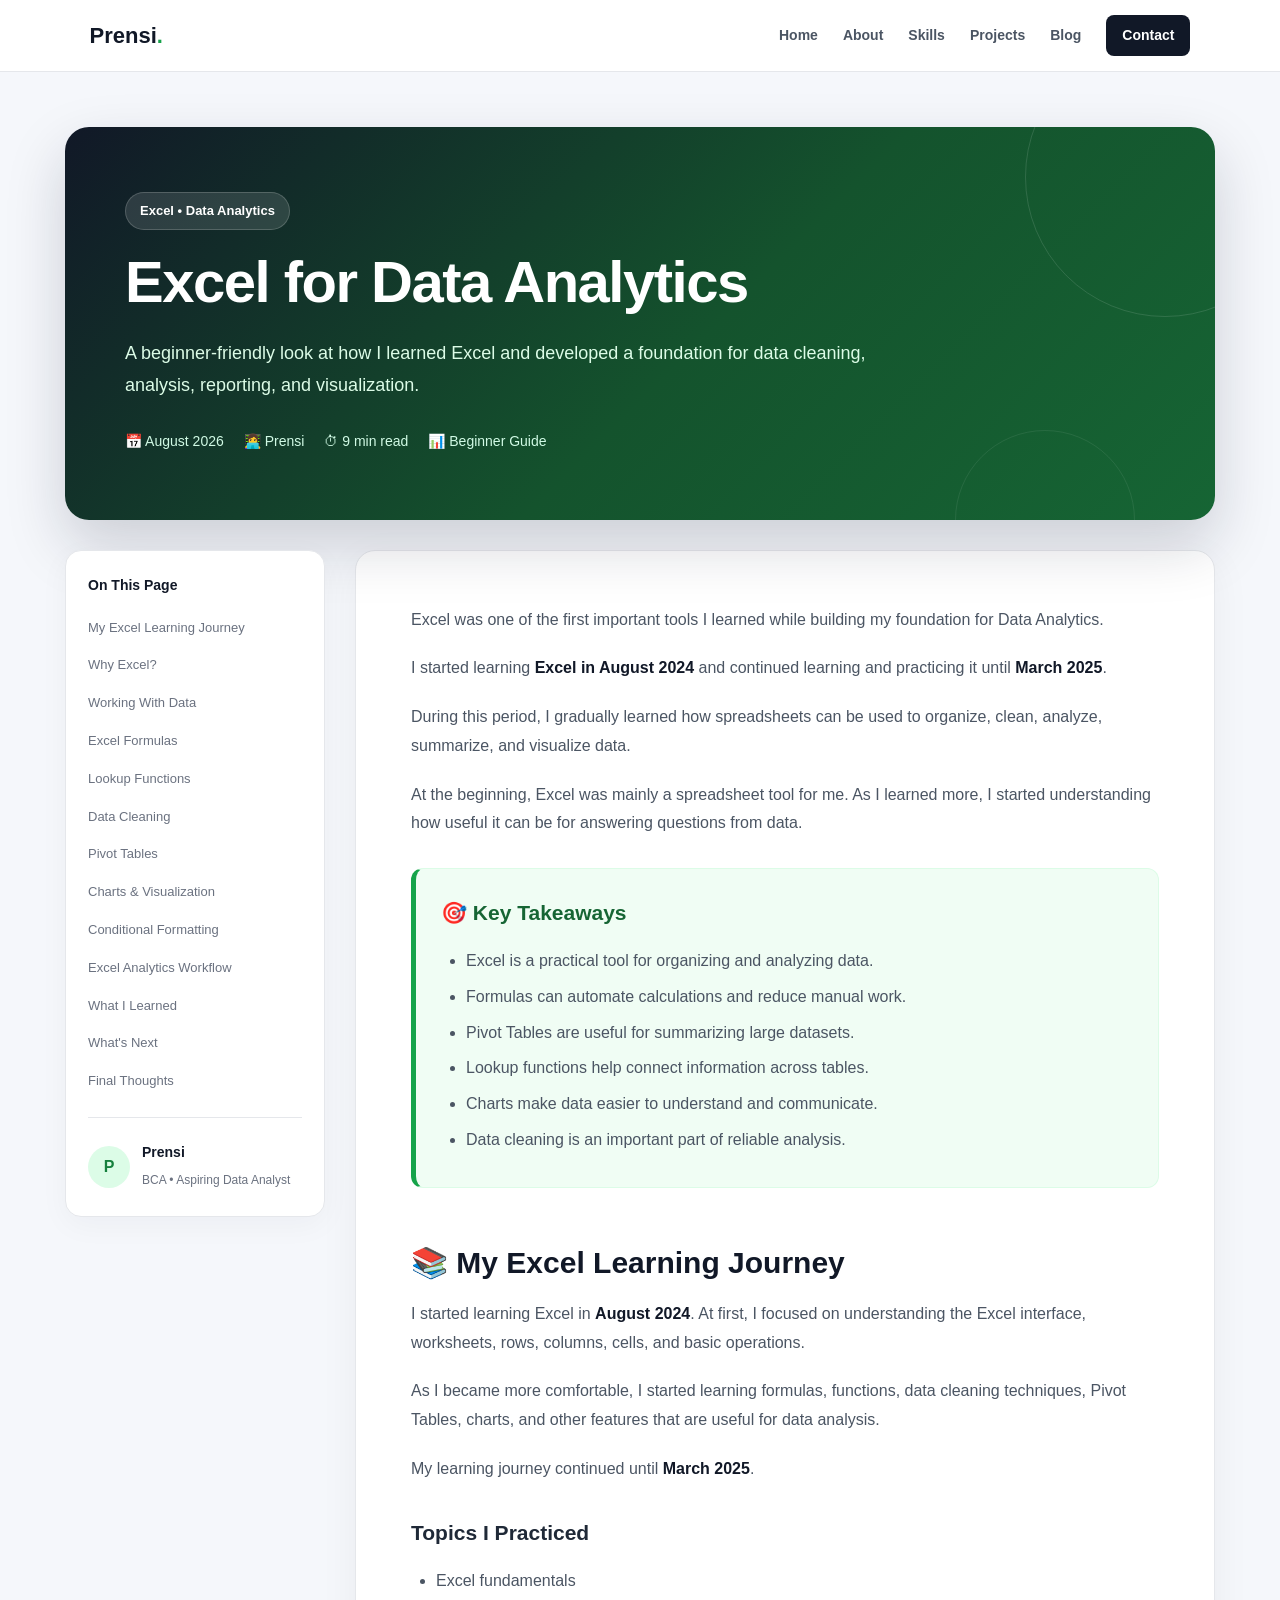
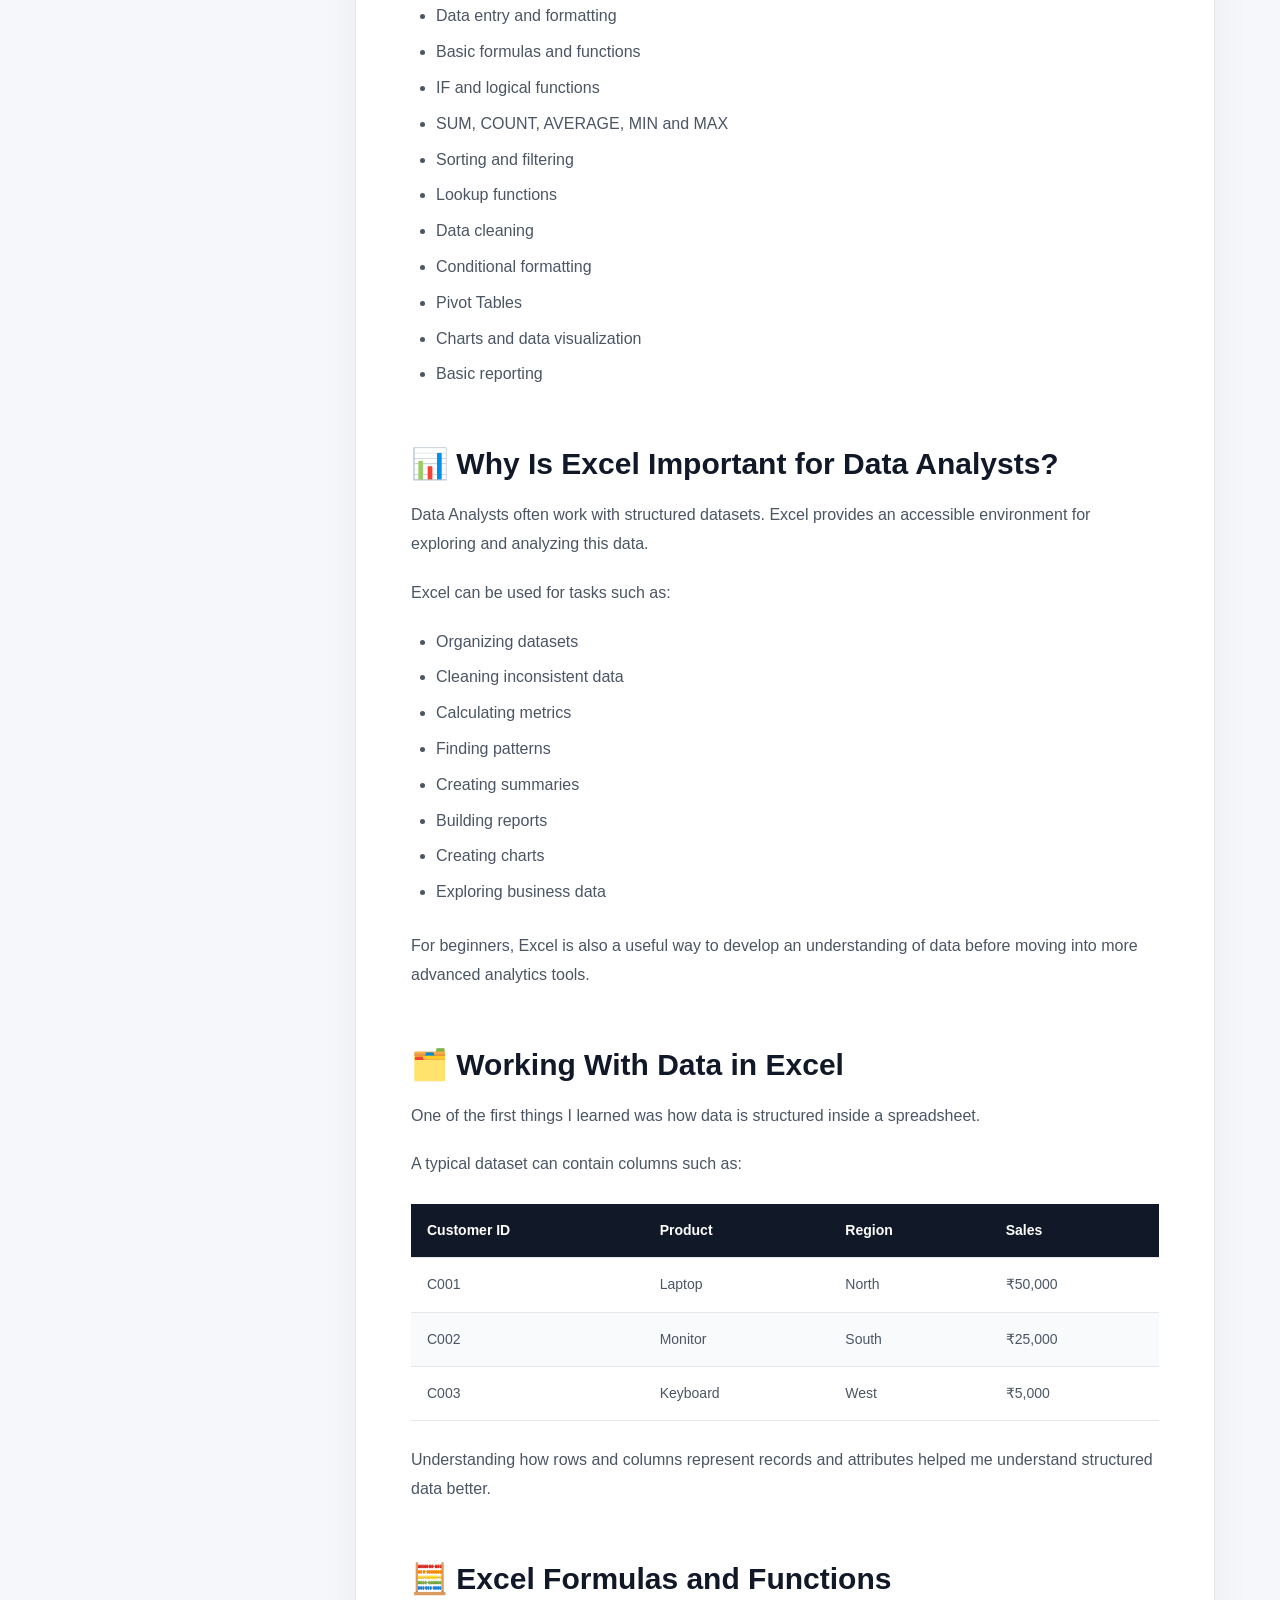
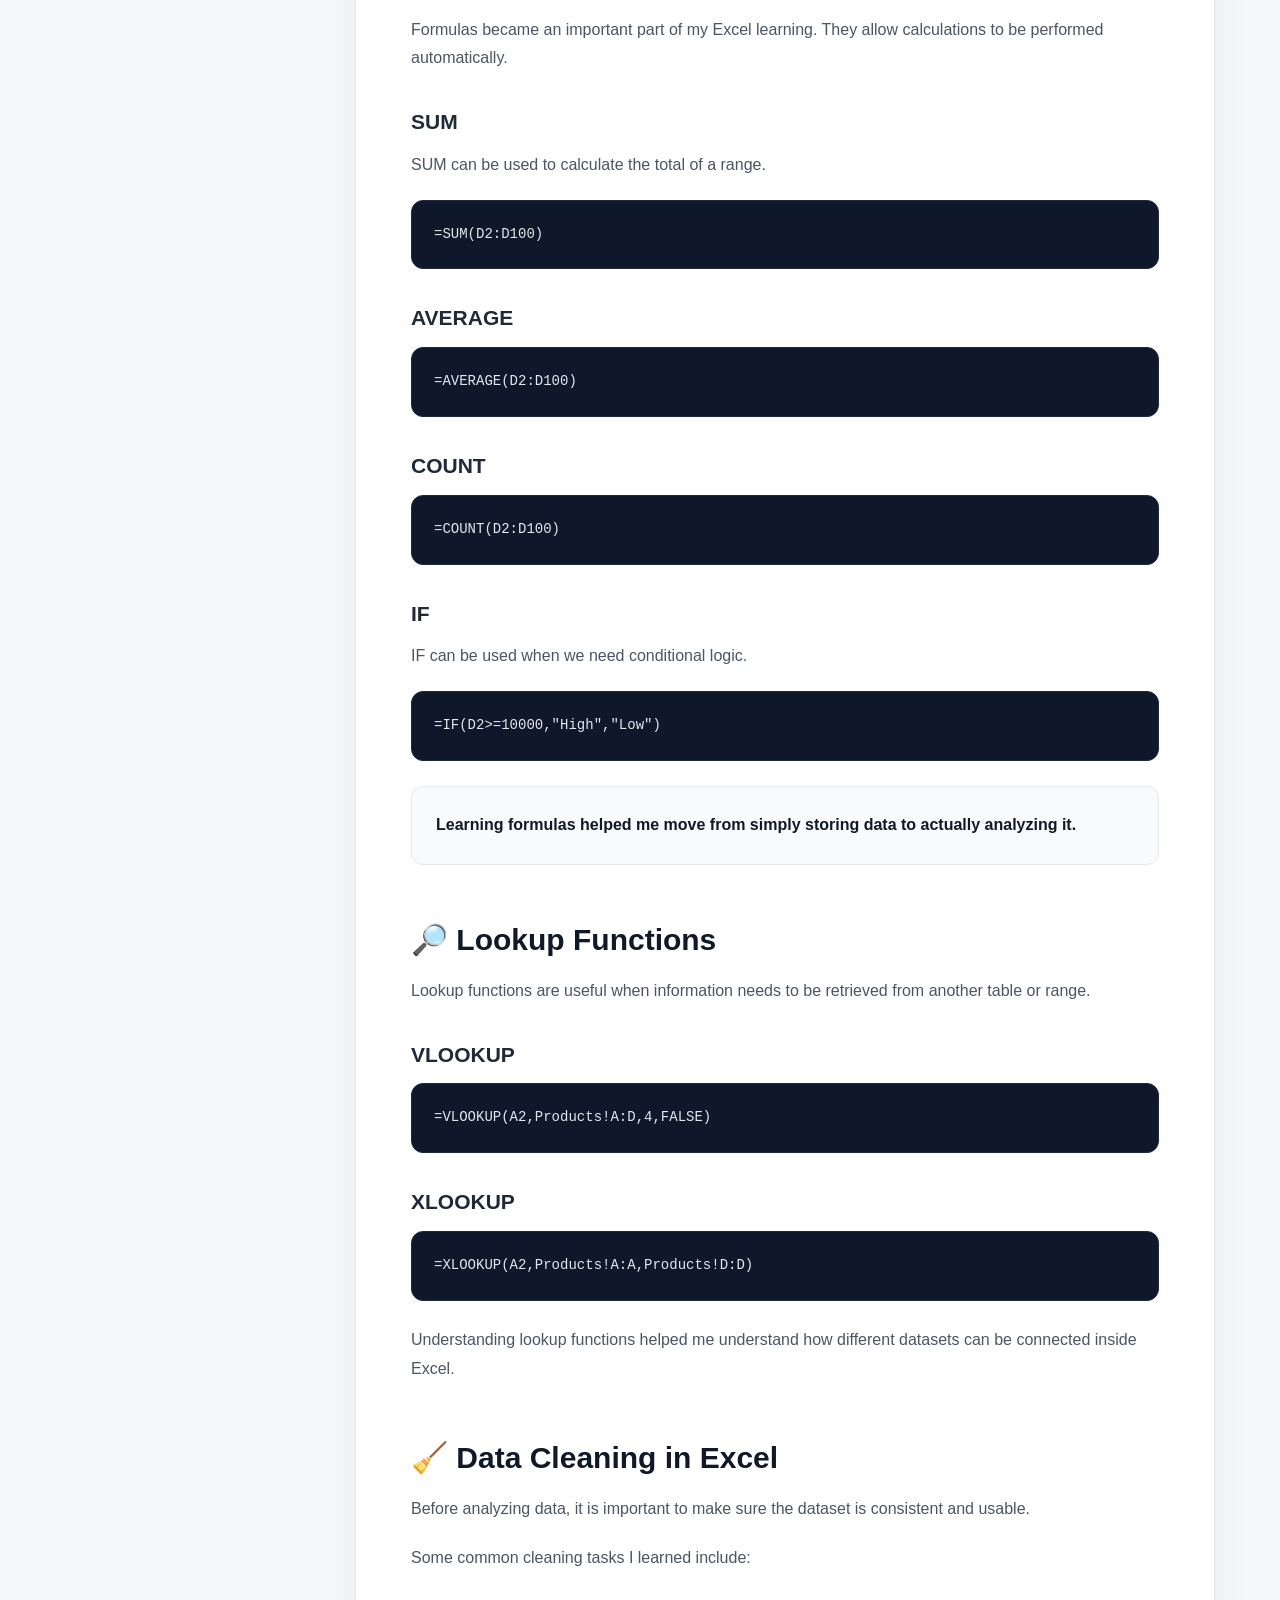
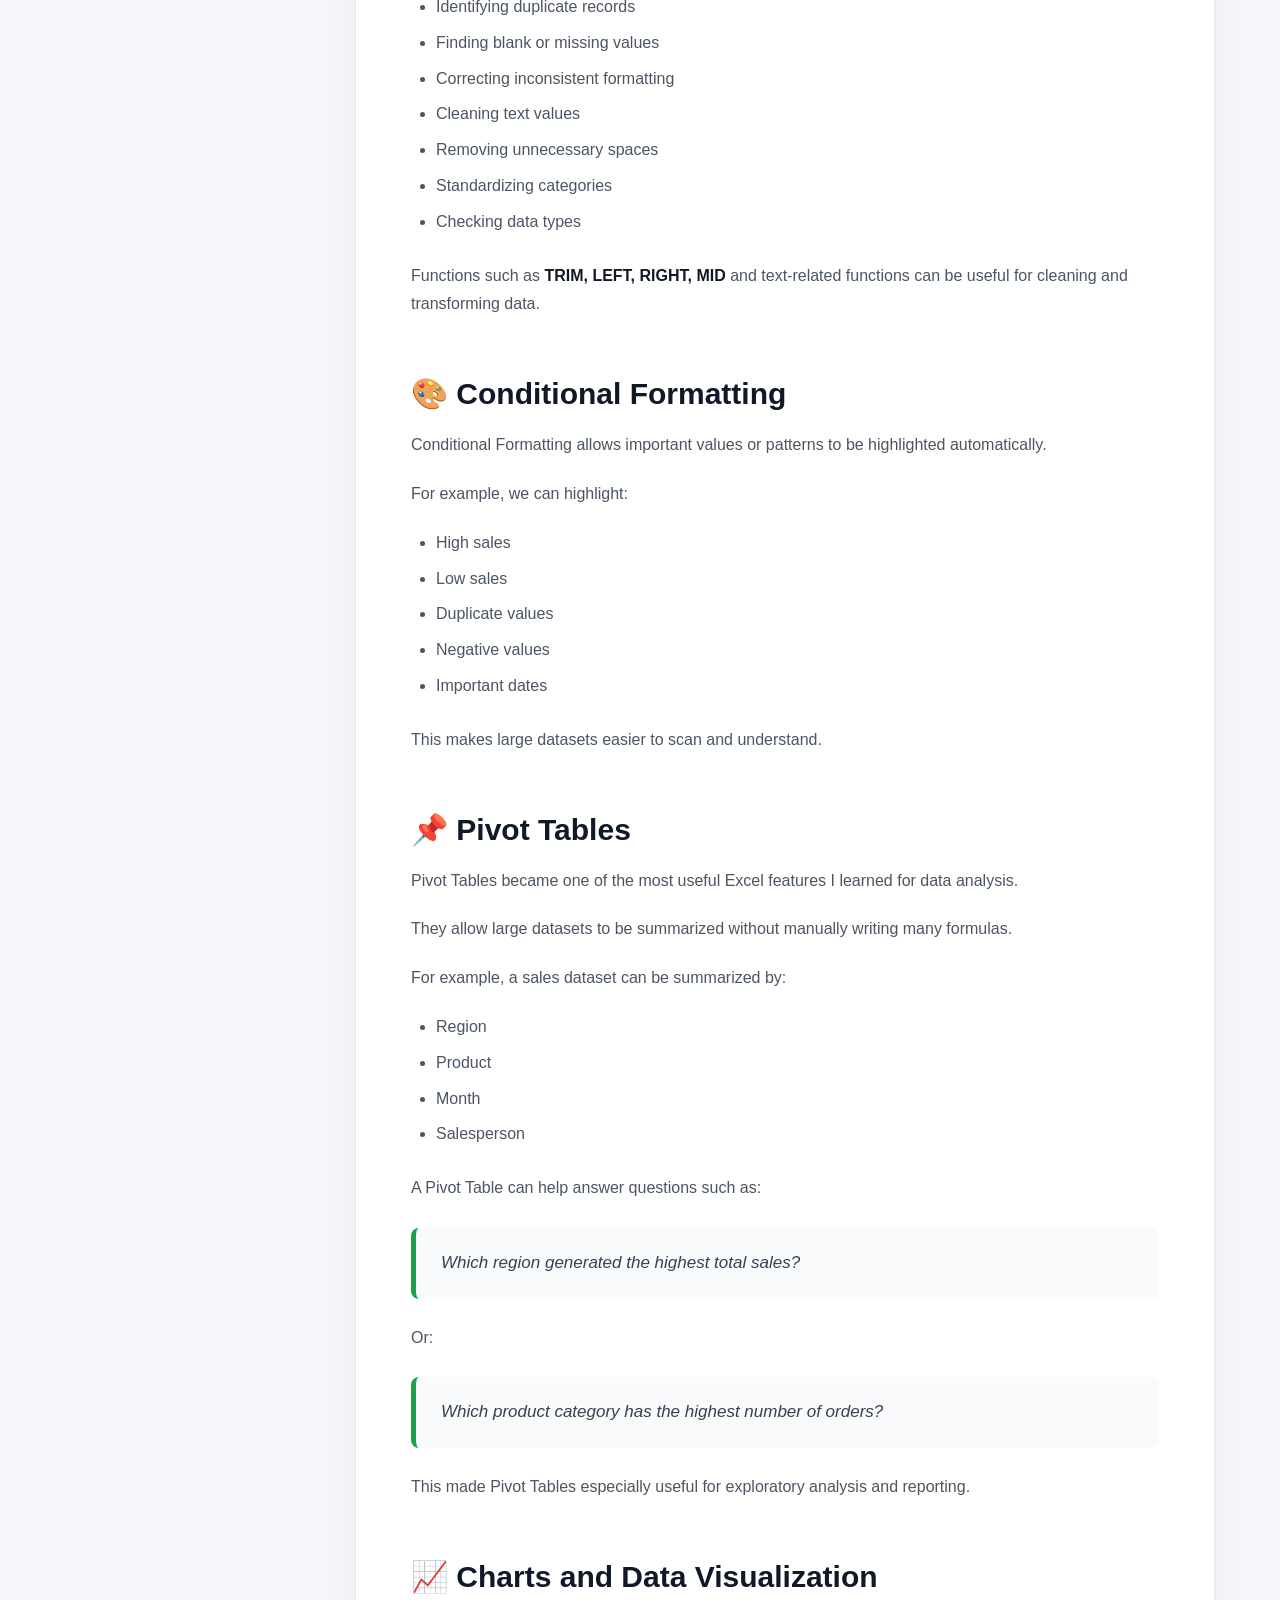
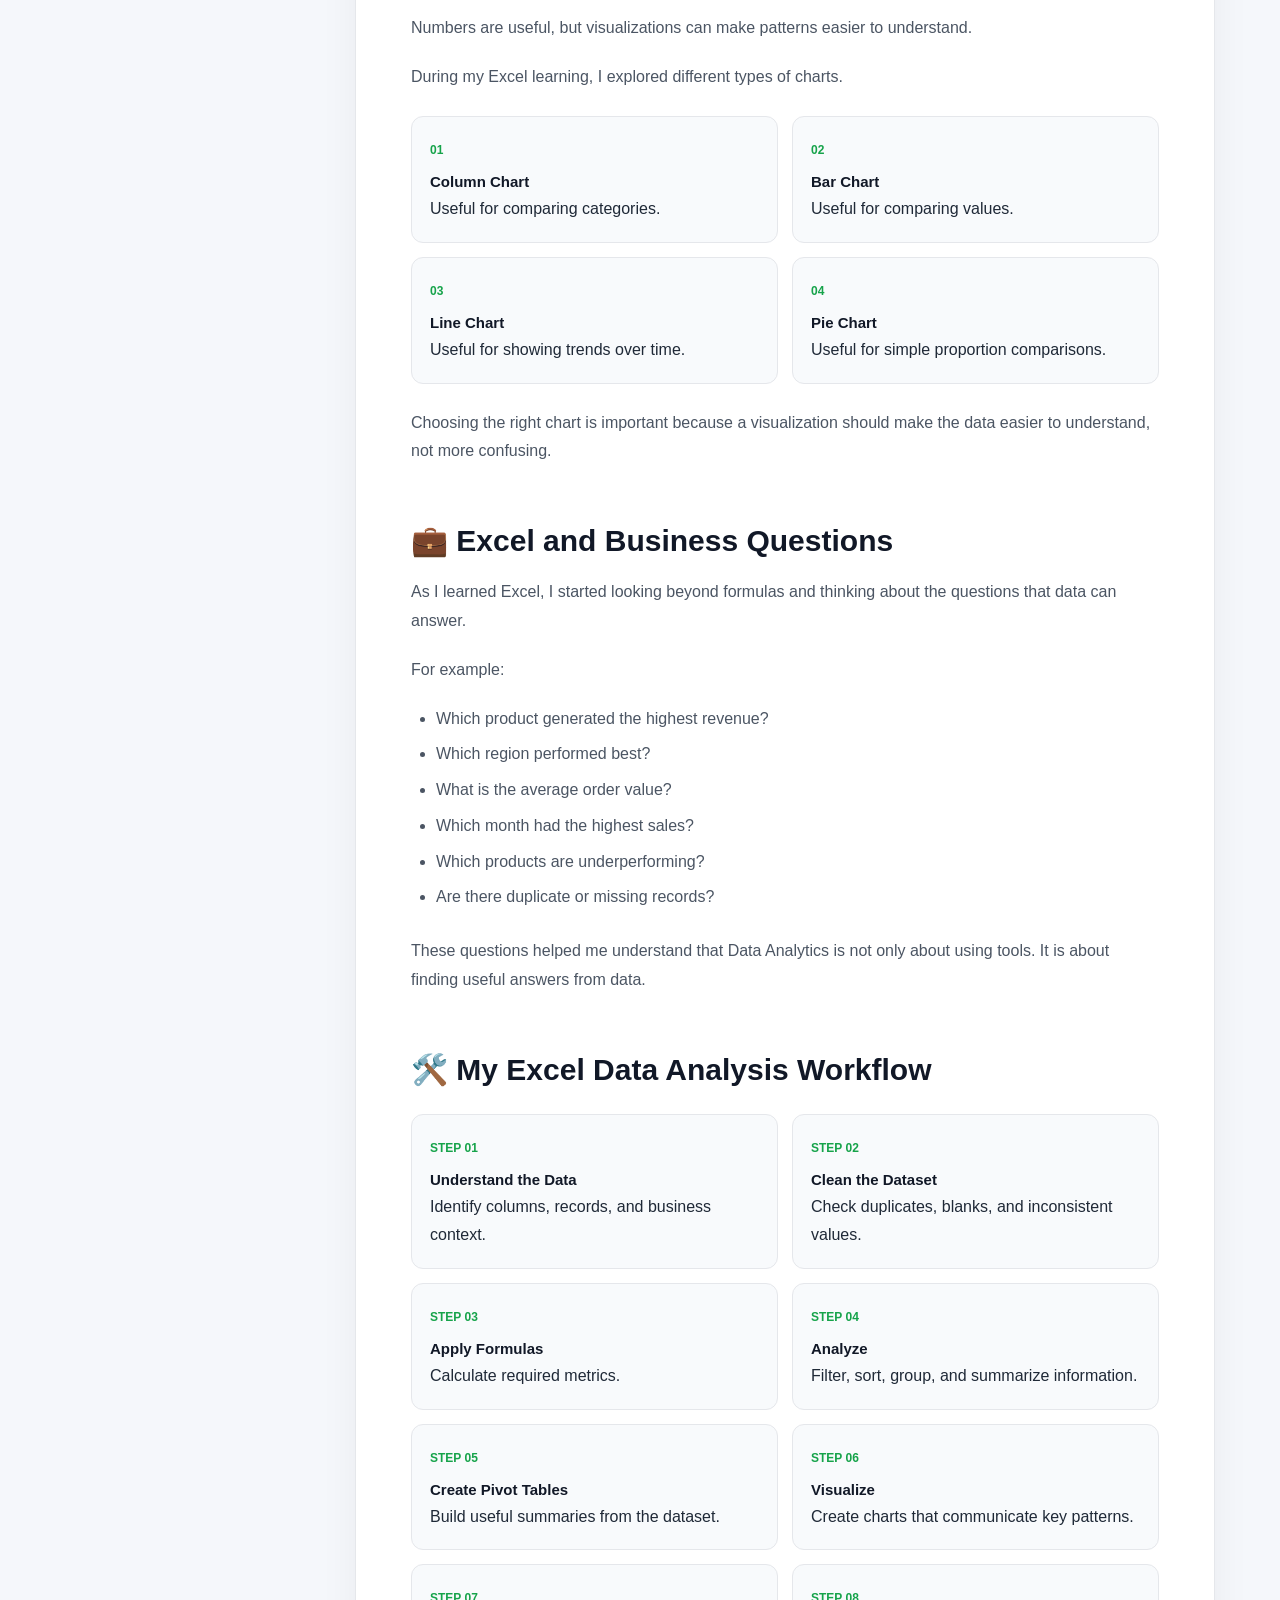
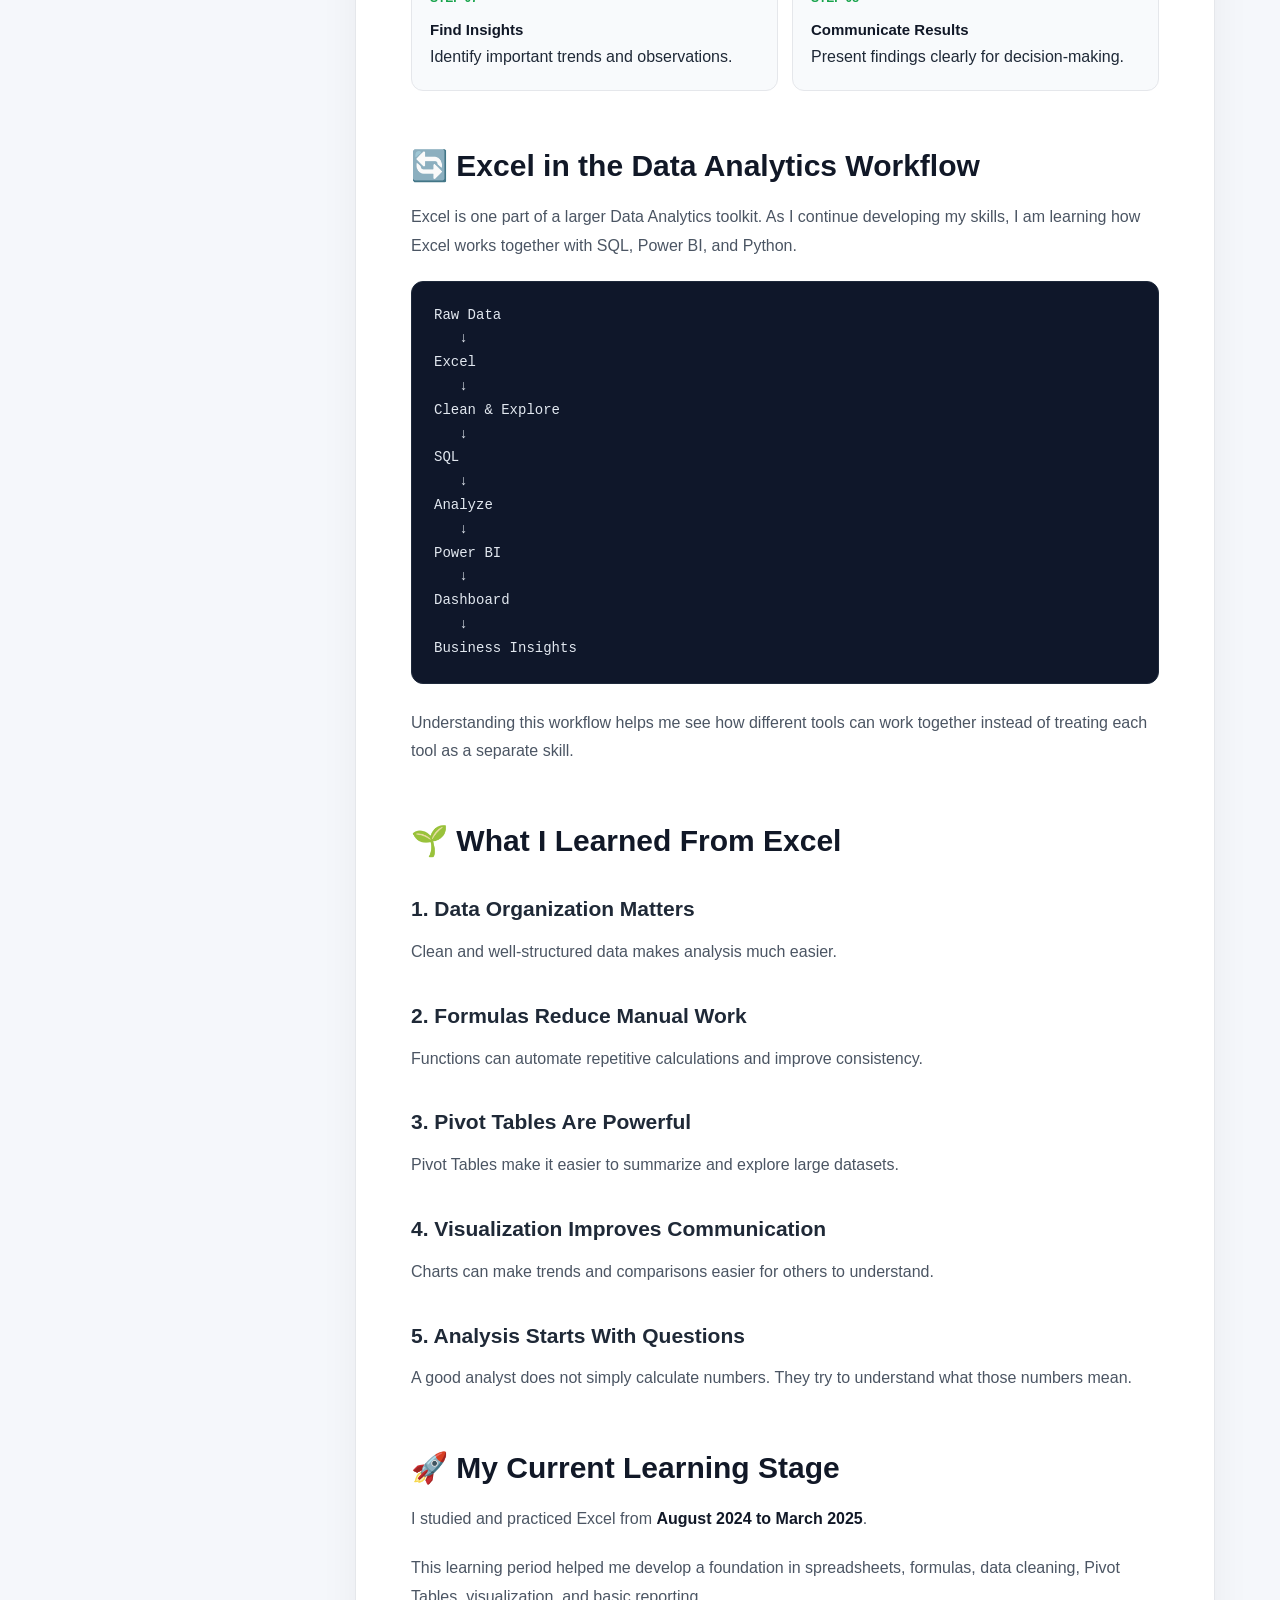
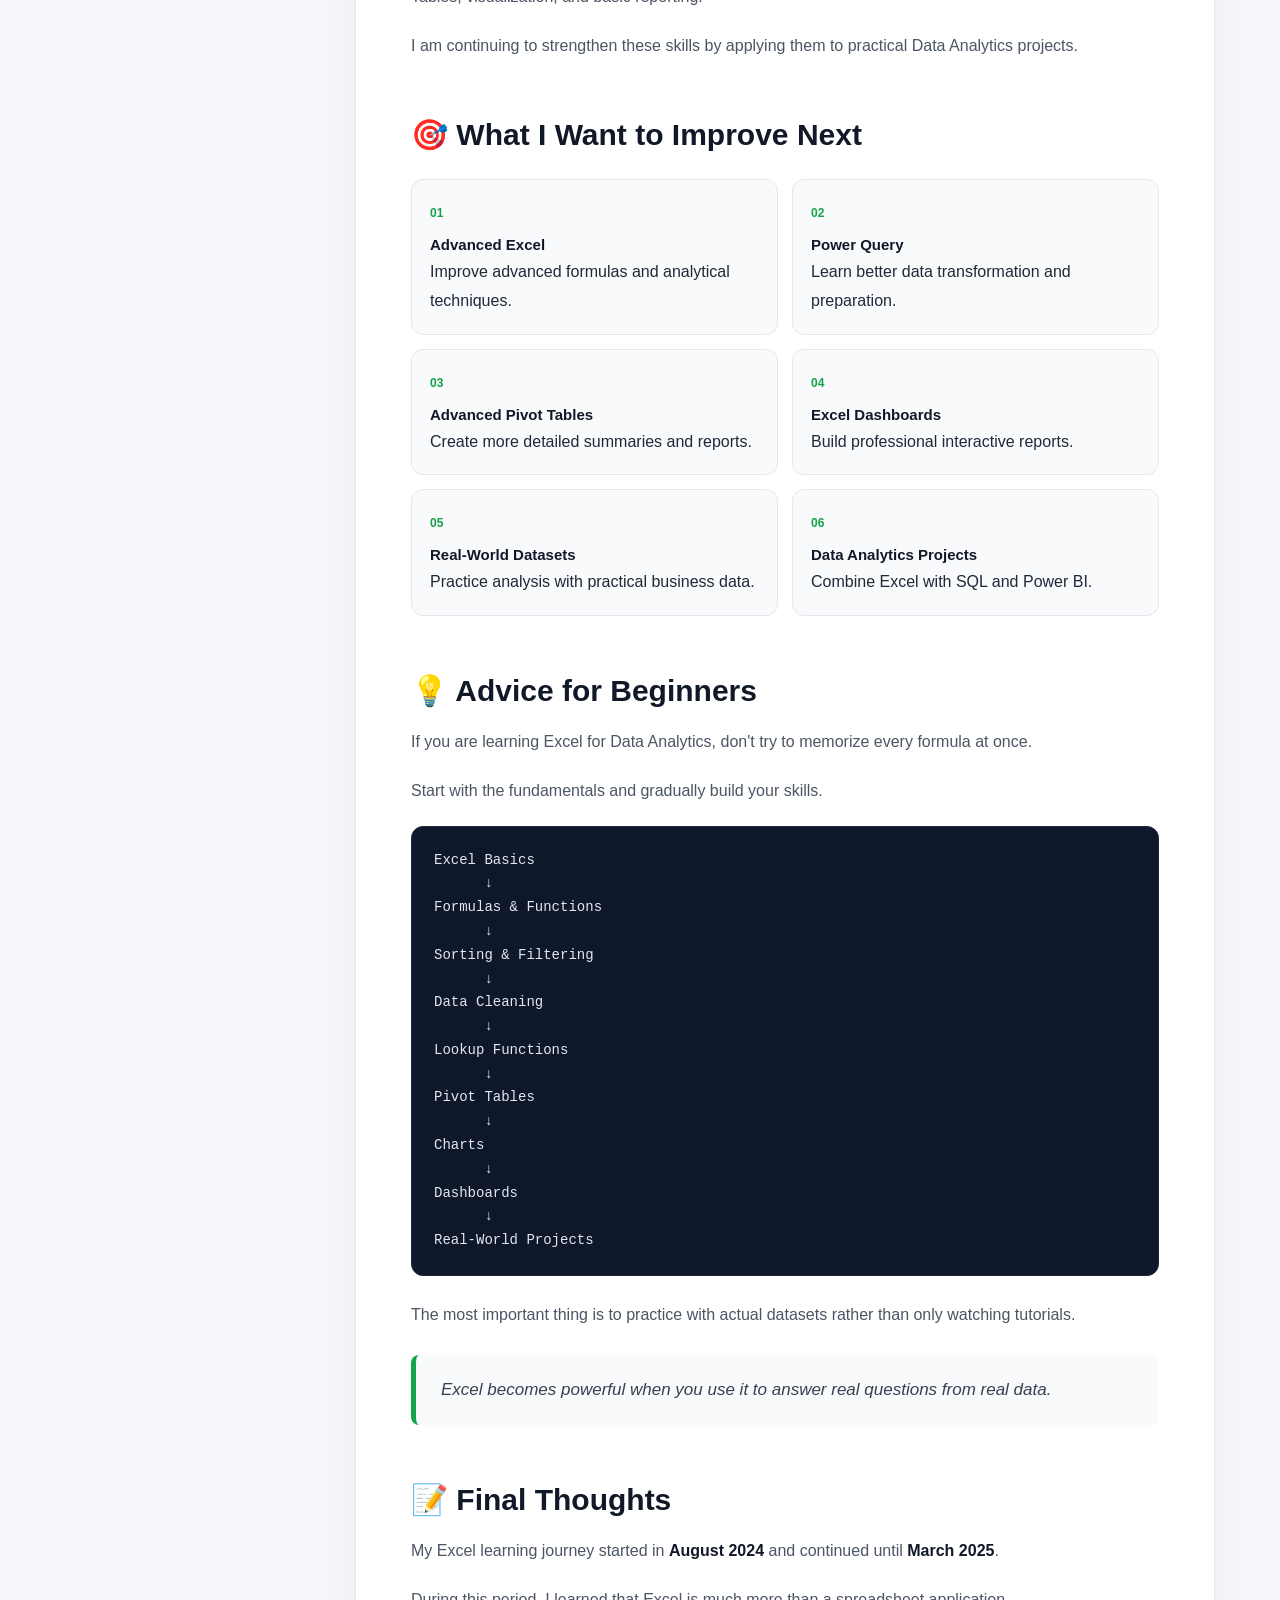
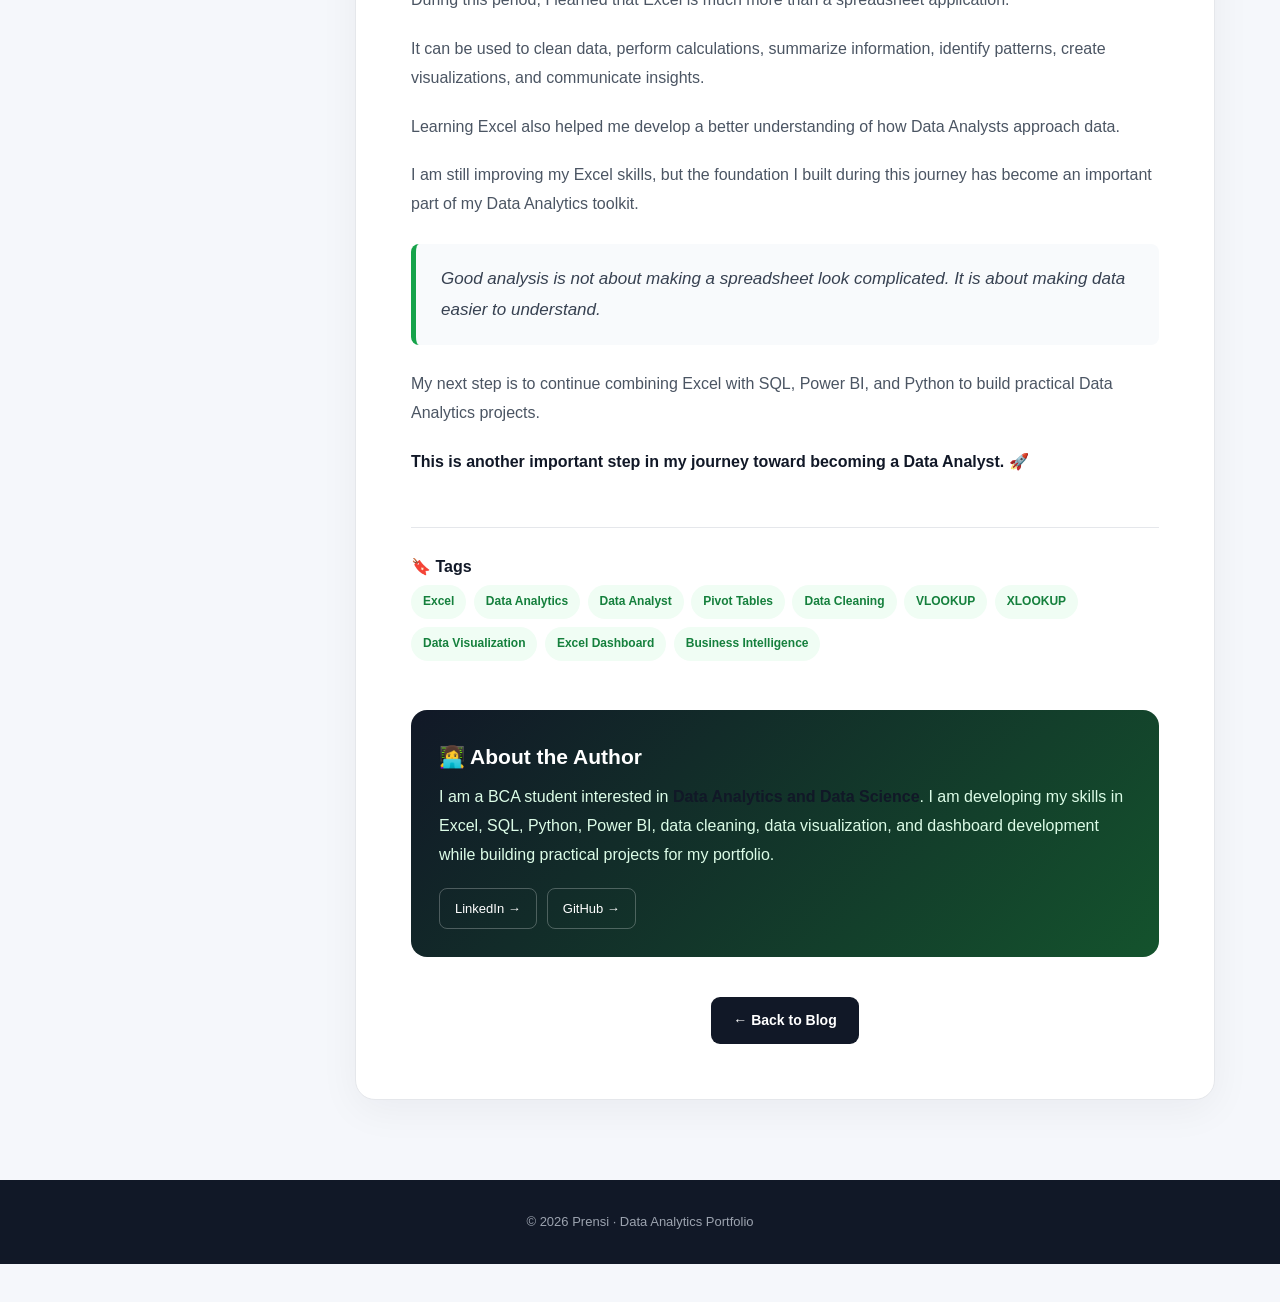
<file: templates/blog1.html>
<!doctype html>
<html lang="en">
  <head>
    <meta charset="UTF-8" />
    <meta name="viewport" content="width=device-width, initial-scale=1.0" />

    <title>Excel for Data Analytics | Prensi</title>

    <meta
      name="description"
      content="A beginner-friendly Excel learning journey covering data cleaning, formulas, Pivot Tables, charts, lookup functions and data analysis for aspiring Data Analysts."
    />

    <meta
      name="keywords"
      content="Excel, Excel for Data Analysts, Data Analytics, Pivot Tables, VLOOKUP, XLOOKUP, Excel Charts, Data Cleaning"
    />

    <meta name="author" content="Prensi" />
    <style>
      /* ================= RESET ================= */

      *,
      *::before,
      *::after {
        margin: 0;
        padding: 0;
        box-sizing: border-box;
      }

      html {
        scroll-behavior: smooth;
        width: 100%;
        overflow-x: hidden;
      }

      body {
        width: 100%;
        max-width: 100%;
        overflow-x: hidden;

        font-family:
          Inter,
          -apple-system,
          BlinkMacSystemFont,
          "Segoe UI",
          Arial,
          sans-serif;

        background: #f5f7fb;
        color: #1f2937;
        line-height: 1.8;
      }

      img,
      video,
      iframe {
        max-width: 100%;
        height: auto;
      }

      a {
        text-decoration: none;
      }

      /* Prevent long words/URLs from breaking mobile layout */

      p,
      li,
      h1,
      h2,
      h3,
      h4,
      a,
      span,
      strong {
        overflow-wrap: anywhere;
        word-wrap: break-word;
      }

      /* ================= NAVBAR ================= */

      .navbar {
        position: sticky;
        top: 0;
        z-index: 1000;

        width: 100%;

        background: rgba(255, 255, 255, 0.94);
        backdrop-filter: blur(12px);

        border-bottom: 1px solid #e5e7eb;

        padding: 15px 7%;
      }

      .nav-container {
        width: 100%;
        max-width: 1200px;

        margin: auto;

        display: flex;
        align-items: center;
        justify-content: space-between;

        gap: 15px;
      }

      .logo {
        font-size: 22px;
        font-weight: 800;
        color: #111827;

        white-space: nowrap;
      }

      .logo span {
        color: #16a34a;
      }

      .nav-links {
        display: flex;
        align-items: center;
        justify-content: flex-end;

        gap: 25px;

        min-width: 0;
      }

      .nav-links a {
        color: #4b5563;

        font-size: 14px;
        font-weight: 600;

        transition: 0.3s;
      }

      .nav-links a:hover {
        color: #16a34a;
      }

      .nav-cta {
        background: #111827;
        color: white !important;

        padding: 8px 16px;

        border-radius: 8px;

        white-space: nowrap;
      }

      .nav-cta:hover {
        background: #16a34a;
      }

      /* ================= HERO ================= */

      .hero {
        width: 100%;
        max-width: 1200px;

        margin: 55px auto 30px;

        padding: 0 25px;
      }

      .hero-card {
        position: relative;

        width: 100%;

        overflow: hidden;

        background: linear-gradient(
          135deg,
          #111827 0%,
          #14532d 55%,
          #166534 100%
        );

        color: white;

        border-radius: 24px;

        padding: 65px 60px;

        box-shadow: 0 25px 60px rgba(15, 23, 42, 0.18);
      }

      .hero-card::after {
        content: "";

        position: absolute;

        width: 280px;
        height: 280px;

        border-radius: 50%;

        border: 1px solid rgba(255, 255, 255, 0.12);

        right: -90px;
        top: -90px;
      }

      .hero-card::before {
        content: "";

        position: absolute;

        width: 180px;
        height: 180px;

        border-radius: 50%;

        border: 1px solid rgba(255, 255, 255, 0.08);

        right: 80px;
        bottom: -90px;
      }

      .hero-content {
        position: relative;
        z-index: 2;

        width: 100%;
        max-width: 900px;
      }

      .category {
        display: inline-block;

        background: rgba(255, 255, 255, 0.12);

        border: 1px solid rgba(255, 255, 255, 0.18);

        padding: 6px 14px;

        border-radius: 30px;

        font-size: 13px;
        font-weight: 600;

        margin-bottom: 20px;
      }

      .hero h1 {
        font-size: clamp(34px, 5vw, 58px);

        line-height: 1.12;

        letter-spacing: -1.5px;

        margin-bottom: 22px;
      }

      .hero-description {
        width: 100%;
        max-width: 800px;

        color: #dcfce7;

        font-size: 18px;

        margin-bottom: 28px;
      }

      .hero-meta {
        display: flex;

        flex-wrap: wrap;

        gap: 20px;

        color: #d1fae5;

        font-size: 14px;
      }

      /* ================= PAGE ================= */

      .page-layout {
        width: 100%;
        max-width: 1200px;

        margin: 30px auto 80px;

        padding: 0 25px;

        display: grid;

        grid-template-columns: 260px minmax(0, 1fr);

        gap: 30px;

        align-items: start;
      }

      /* ================= SIDEBAR ================= */

      .sidebar {
        position: sticky;
        top: 90px;

        min-width: 0;
      }

      .sidebar-card {
        background: white;

        border: 1px solid #e5e7eb;

        border-radius: 16px;

        padding: 22px;

        box-shadow: 0 8px 30px rgba(15, 23, 42, 0.04);
      }

      .sidebar-title {
        font-size: 14px;
        font-weight: 800;

        color: #111827;

        margin-bottom: 15px;
      }

      .toc {
        list-style: none;
      }

      .toc li {
        margin-bottom: 9px;
      }

      .toc a {
        color: #6b7280;

        font-size: 13px;

        transition: 0.25s;
      }

      .toc a:hover {
        color: #16a34a;
      }

      .sidebar-divider {
        height: 1px;

        background: #e5e7eb;

        margin: 22px 0;
      }

      .profile-mini {
        display: flex;

        gap: 12px;

        align-items: center;

        min-width: 0;
      }

      .profile-avatar {
        flex: 0 0 auto;

        width: 42px;
        height: 42px;

        border-radius: 50%;

        background: #dcfce7;

        display: flex;

        align-items: center;
        justify-content: center;

        color: #15803d;

        font-weight: 800;
      }

      .profile-mini strong {
        display: block;

        color: #111827;

        font-size: 14px;
      }

      .profile-mini span {
        color: #6b7280;

        font-size: 12px;
      }

      /* ================= ARTICLE ================= */

      .article {
        width: 100%;
        min-width: 0;

        background: white;

        border: 1px solid #e5e7eb;

        border-radius: 20px;

        padding: 55px;

        box-shadow: 0 10px 40px rgba(15, 23, 42, 0.05);

        overflow: hidden;
      }

      .article p {
        width: 100%;

        color: #4b5563;

        font-size: 16px;

        margin-bottom: 20px;
      }

      .article h2 {
        color: #111827;

        font-size: 30px;

        line-height: 1.3;

        margin-top: 55px;

        margin-bottom: 18px;
      }

      .article h3 {
        color: #1f2937;

        font-size: 21px;

        margin-top: 30px;

        margin-bottom: 10px;
      }

      .article ul,
      .article ol {
        margin: 15px 0 25px 25px;

        color: #4b5563;
      }

      .article li {
        margin-bottom: 7px;
      }

      strong {
        color: #111827;
      }

      /* ================= TAKEAWAYS ================= */

      .takeaways {
        width: 100%;

        background: #f0fdf4;

        border: 1px solid #dcfce7;

        border-left: 5px solid #16a34a;

        border-radius: 12px;

        padding: 25px;

        margin: 30px 0 40px;

        overflow-wrap: anywhere;
      }

      .takeaways h3 {
        color: #166534;

        margin-top: 0;
      }

      .takeaways ul {
        margin-bottom: 0;
      }

      /* ================= HIGHLIGHT ================= */

      .highlight {
        width: 100%;

        background: #f8fafc;

        border: 1px solid #e5e7eb;

        border-radius: 12px;

        padding: 24px;

        margin: 25px 0;

        overflow-wrap: anywhere;
      }

      /* ================= EXCEL FORMULA ================= */

      .formula-title {
        color: #6b7280;

        font-size: 13px;

        font-weight: 700;

        margin-top: 22px;

        margin-bottom: 7px;
      }

      /* ================= CODE ================= */

      pre {
        display: block;

        width: 100%;
        max-width: 100%;

        background: #0f172a;

        color: #e2e8f0;

        border-radius: 12px;

        padding: 22px;

        overflow-x: auto;

        font-size: 14px;

        line-height: 1.7;

        margin-bottom: 25px;

        border: 1px solid #1e293b;

        white-space: pre-wrap;

        overflow-wrap: anywhere;

        word-break: break-word;
      }

      code {
        font-family: Consolas, "Courier New", monospace;

        overflow-wrap: anywhere;
      }

      /* ================= QUOTE ================= */

      blockquote {
        width: 100%;

        background: #f8fafc;

        border-left: 5px solid #16a34a;

        padding: 20px 25px;

        border-radius: 8px;

        margin: 25px 0;

        color: #374151;

        font-style: italic;

        font-size: 17px;

        overflow-wrap: anywhere;
      }

      /* ================= TABLE ================= */

      .table-wrapper {
        width: 100%;
        max-width: 100%;

        overflow-x: auto;

        margin: 25px 0;

        -webkit-overflow-scrolling: touch;
      }

      table {
        width: 100%;

        border-collapse: collapse;

        min-width: 550px;
      }

      th,
      td {
        padding: 14px 16px;

        text-align: left;

        border-bottom: 1px solid #e5e7eb;
      }

      th {
        background: #111827;

        color: white;

        font-size: 14px;
      }

      td {
        color: #4b5563;

        font-size: 14px;
      }

      tr:nth-child(even) td {
        background: #f8fafc;
      }

      /* ================= SKILL GRID ================= */

      .excel-grid {
        width: 100%;

        display: grid;

        grid-template-columns: repeat(2, minmax(0, 1fr));

        gap: 14px;

        margin: 25px 0;
      }

      .excel-item {
        width: 100%;
        min-width: 0;

        background: #f8fafc;

        border: 1px solid #e5e7eb;

        padding: 18px;

        border-radius: 12px;

        transition: 0.25s;

        overflow-wrap: anywhere;
      }

      .excel-item:hover {
        transform: translateY(-2px);

        border-color: #bbf7d0;
      }

      .excel-number {
        color: #16a34a;

        font-size: 12px;

        font-weight: 800;
      }

      .excel-item strong {
        display: block;

        margin-top: 4px;

        font-size: 15px;
      }

      /* ================= TAGS ================= */

      .tags {
        width: 100%;

        border-top: 1px solid #e5e7eb;

        margin-top: 50px;

        padding-top: 25px;

        overflow-wrap: anywhere;
      }

      .tag {
        display: inline-block;

        background: #f0fdf4;

        color: #15803d;

        padding: 6px 12px;

        border-radius: 20px;

        font-size: 12px;

        font-weight: 600;

        margin: 4px 3px 4px 0;
      }

      /* ================= AUTHOR ================= */

      .author-card {
        width: 100%;

        margin-top: 45px;

        padding: 28px;

        background: linear-gradient(135deg, #111827, #14532d);

        border-radius: 16px;

        color: white;

        overflow-wrap: anywhere;
      }

      .author-card h3 {
        color: white;

        margin-top: 0;

        margin-bottom: 8px;
      }

      .author-card p {
        color: #dcfce7;

        margin-bottom: 18px;
      }

      .author-buttons {
        display: flex;

        flex-wrap: wrap;

        gap: 10px;
      }

      .author-button {
        display: inline-block;

        padding: 8px 15px;

        border-radius: 8px;

        border: 1px solid rgba(255, 255, 255, 0.25);

        color: white;

        font-size: 13px;

        transition: 0.25s;
      }

      .author-button:hover {
        background: white;

        color: #111827;
      }

      /* ================= BACK BUTTON ================= */

      .back-section {
        margin-top: 40px;

        text-align: center;
      }

      .back-button {
        display: inline-block;

        background: #111827;

        color: white;

        padding: 11px 22px;

        border-radius: 9px;

        font-size: 14px;

        font-weight: 600;

        transition: 0.25s;
      }

      .back-button:hover {
        background: #16a34a;

        transform: translateY(-1px);
      }

      /* ================= FOOTER ================= */

      footer {
        width: 100%;

        background: #111827;

        color: #9ca3af;

        text-align: center;

        padding: 30px 20px;

        font-size: 13px;
      }

      /* =========================================================
     TABLET
     ========================================================= */

      @media (max-width: 950px) {
        .page-layout {
          grid-template-columns: 1fr;

          width: 100%;
        }

        .sidebar {
          position: static;
        }

        .sidebar-card {
          display: none;
        }

        .nav-links {
          gap: 14px;
        }

        .nav-links a:not(.nav-cta) {
          display: none;
        }

        .article {
          width: 100%;
          min-width: 0;
        }
      }

      /* =========================================================
     MOBILE
     ========================================================= */

      @media (max-width: 700px) {
        html,
        body {
          width: 100%;
          max-width: 100%;
          overflow-x: hidden;
        }

        /* ---------- Navbar ---------- */

        .navbar {
          padding: 13px 15px;
        }

        .nav-container {
          width: 100%;
        }

        .logo {
          font-size: 20px;
        }

        .nav-links {
          gap: 8px;
        }

        .nav-cta {
          padding: 7px 11px;

          font-size: 12px;
        }

        /* ---------- Hero ---------- */

        .hero {
          width: 100%;

          margin: 25px auto 20px;

          padding: 0 15px;
        }

        .hero-card {
          width: 100%;

          padding: 40px 22px;

          border-radius: 18px;
        }

        .hero h1 {
          font-size: 34px;

          line-height: 1.15;

          letter-spacing: -0.8px;
        }

        .hero-description {
          font-size: 15px;

          line-height: 1.75;
        }

        .hero-meta {
          flex-direction: column;

          gap: 6px;
        }

        /* ---------- Main layout ---------- */

        .page-layout {
          display: block;

          width: 100%;

          max-width: 100%;

          margin: 20px auto 50px;

          padding: 0 15px;
        }

        /* ---------- Article ---------- */

        .article {
          width: 100%;
          min-width: 0;

          padding: 28px 20px;

          border-radius: 16px;

          overflow: hidden;
        }

        .article p {
          width: 100%;

          font-size: 15px;

          line-height: 1.8;

          margin-bottom: 18px;
        }

        .article h2 {
          font-size: 25px;

          line-height: 1.3;

          margin-top: 40px;

          margin-bottom: 16px;
        }

        .article h3 {
          font-size: 19px;

          line-height: 1.4;

          margin-top: 28px;
        }

        .article ul,
        .article ol {
          margin-left: 18px;

          padding-left: 5px;
        }

        .article li {
          font-size: 15px;

          line-height: 1.7;
        }

        /* ---------- Boxes ---------- */

        .takeaways,
        .highlight,
        blockquote {
          width: 100%;
          max-width: 100%;

          padding: 18px;

          overflow-wrap: anywhere;
        }

        /* ---------- Excel grid ---------- */

        .excel-grid {
          width: 100%;

          grid-template-columns: 1fr;

          gap: 12px;
        }

        .excel-item {
          width: 100%;
        }

        /* ---------- Code ---------- */

        pre {
          width: 100%;
          max-width: 100%;

          padding: 15px;

          font-size: 12px;

          line-height: 1.6;

          white-space: pre-wrap;

          word-break: break-word;

          overflow-x: auto;
        }

        /* ---------- Tables ---------- */

        .table-wrapper {
          width: 100%;
          max-width: 100%;

          overflow-x: auto;

          -webkit-overflow-scrolling: touch;
        }

        table {
          min-width: 520px;
        }

        /* ---------- Author ---------- */

        .author-card {
          width: 100%;

          padding: 22px;
        }

        .author-buttons {
          flex-direction: column;

          width: 100%;
        }

        .author-button {
          width: 100%;

          text-align: center;
        }

        /* ---------- Tags ---------- */

        .tags {
          width: 100%;
        }

        /* ---------- Footer ---------- */

        footer {
          width: 100%;

          padding: 25px 15px;
        }
      }

      /* =========================================================
     SMALL MOBILE
     ========================================================= */

      @media (max-width: 450px) {
        .navbar {
          padding: 12px 14px;
        }

        .logo {
          font-size: 19px;
        }

        .nav-cta {
          padding: 7px 10px;

          font-size: 11px;
        }

        .hero {
          padding: 0 12px;
        }

        .hero-card {
          padding: 34px 18px;

          border-radius: 16px;
        }

        .hero h1 {
          font-size: 30px;

          line-height: 1.15;
        }

        .hero-description {
          font-size: 14px;

          line-height: 1.7;
        }

        .page-layout {
          padding: 0 12px;
        }

        .article {
          padding: 23px 16px;

          border-radius: 14px;
        }

        .article p {
          font-size: 14.5px;

          line-height: 1.8;
        }

        .article h2 {
          font-size: 23px;
        }

        .article h3 {
          font-size: 18px;
        }

        .article ul,
        .article ol {
          margin-left: 16px;
        }

        pre {
          padding: 13px;

          font-size: 11.5px;
        }

        blockquote {
          padding: 16px;

          font-size: 15px;
        }

        .takeaways,
        .highlight {
          padding: 16px;
        }

        table {
          min-width: 480px;
        }
      }
    </style>
  </head>

  <body>
    <!-- ================= NAVBAR ================= -->

    <nav class="navbar">
      <div class="nav-container">
        <a href="/" class="logo"> Prensi<span>.</span> </a>

        <div class="nav-links">
          <a href="/">Home</a>

          <a href="/#about">About</a>

          <a href="/#skills">Skills</a>

          <a href="/#projects">Projects</a>

          <a href="/#blog">Blog</a>

          <a href="/#contact" class="nav-cta"> Contact </a>
        </div>
      </div>
    </nav>

    <!-- ================= HERO ================= -->

    <section class="hero">
      <div class="hero-card">
        <div class="hero-content">
          <span class="category"> Excel • Data Analytics </span>

          <h1>Excel for Data Analytics</h1>

          <p class="hero-description">
            A beginner-friendly look at how I learned Excel and developed a
            foundation for data cleaning, analysis, reporting, and
            visualization.
          </p>

          <div class="hero-meta">
            <span>📅 August 2026</span>

            <span>👩‍💻 Prensi</span>

            <span>⏱ 9 min read</span>

            <span>📊 Beginner Guide</span>
          </div>
        </div>
      </div>
    </section>

    <!-- ================= MAIN ================= -->

    <div class="page-layout">
      <!-- ================= SIDEBAR ================= -->

      <aside class="sidebar">
        <div class="sidebar-card">
          <div class="sidebar-title">On This Page</div>

          <ul class="toc">
            <li>
              <a href="#journey"> My Excel Learning Journey </a>
            </li>

            <li>
              <a href="#what-is"> Why Excel? </a>
            </li>

            <li>
              <a href="#data"> Working With Data </a>
            </li>

            <li>
              <a href="#formulas"> Excel Formulas </a>
            </li>

            <li>
              <a href="#lookup"> Lookup Functions </a>
            </li>

            <li>
              <a href="#cleaning"> Data Cleaning </a>
            </li>

            <li>
              <a href="#pivot"> Pivot Tables </a>
            </li>

            <li>
              <a href="#charts"> Charts & Visualization </a>
            </li>

            <li>
              <a href="#conditional"> Conditional Formatting </a>
            </li>

            <li>
              <a href="#workflow"> Excel Analytics Workflow </a>
            </li>

            <li>
              <a href="#learning"> What I Learned </a>
            </li>

            <li>
              <a href="#next"> What's Next </a>
            </li>

            <li>
              <a href="#conclusion"> Final Thoughts </a>
            </li>
          </ul>

          <div class="sidebar-divider"></div>

          <div class="profile-mini">
            <div class="profile-avatar">P</div>

            <div>
              <strong> Prensi </strong>

              <span> BCA • Aspiring Data Analyst </span>
            </div>
          </div>
        </div>
      </aside>

      <!-- ================= ARTICLE ================= -->

      <article class="article">
        <p>
          Excel was one of the first important tools I learned while building my
          foundation for Data Analytics.
        </p>

        <p>
          I started learning <strong>Excel in August 2024</strong>
          and continued learning and practicing it until
          <strong>March 2025</strong>.
        </p>

        <p>
          During this period, I gradually learned how spreadsheets can be used
          to organize, clean, analyze, summarize, and visualize data.
        </p>

        <p>
          At the beginning, Excel was mainly a spreadsheet tool for me. As I
          learned more, I started understanding how useful it can be for
          answering questions from data.
        </p>

        <!-- ================= TAKEAWAYS ================= -->

        <div class="takeaways">
          <h3>🎯 Key Takeaways</h3>

          <ul>
            <li>
              Excel is a practical tool for organizing and analyzing data.
            </li>

            <li>Formulas can automate calculations and reduce manual work.</li>

            <li>Pivot Tables are useful for summarizing large datasets.</li>

            <li>Lookup functions help connect information across tables.</li>

            <li>Charts make data easier to understand and communicate.</li>

            <li>Data cleaning is an important part of reliable analysis.</li>
          </ul>
        </div>

        <!-- ================= JOURNEY ================= -->

        <h2 id="journey">📚 My Excel Learning Journey</h2>

        <p>
          I started learning Excel in
          <strong>August 2024</strong>. At first, I focused on understanding the
          Excel interface, worksheets, rows, columns, cells, and basic
          operations.
        </p>

        <p>
          As I became more comfortable, I started learning formulas, functions,
          data cleaning techniques, Pivot Tables, charts, and other features
          that are useful for data analysis.
        </p>

        <p>
          My learning journey continued until
          <strong>March 2025</strong>.
        </p>

        <h3>Topics I Practiced</h3>

        <ul>
          <li>Excel fundamentals</li>

          <li>Data entry and formatting</li>

          <li>Basic formulas and functions</li>

          <li>IF and logical functions</li>

          <li>SUM, COUNT, AVERAGE, MIN and MAX</li>

          <li>Sorting and filtering</li>

          <li>Lookup functions</li>

          <li>Data cleaning</li>

          <li>Conditional formatting</li>

          <li>Pivot Tables</li>

          <li>Charts and data visualization</li>

          <li>Basic reporting</li>
        </ul>

        <!-- ================= WHY EXCEL ================= -->

        <h2 id="what-is">📊 Why Is Excel Important for Data Analysts?</h2>

        <p>
          Data Analysts often work with structured datasets. Excel provides an
          accessible environment for exploring and analyzing this data.
        </p>

        <p>Excel can be used for tasks such as:</p>

        <ul>
          <li>Organizing datasets</li>

          <li>Cleaning inconsistent data</li>

          <li>Calculating metrics</li>

          <li>Finding patterns</li>

          <li>Creating summaries</li>

          <li>Building reports</li>

          <li>Creating charts</li>

          <li>Exploring business data</li>
        </ul>

        <p>
          For beginners, Excel is also a useful way to develop an understanding
          of data before moving into more advanced analytics tools.
        </p>

        <!-- ================= DATA ================= -->

        <h2 id="data">🗂️ Working With Data in Excel</h2>

        <p>
          One of the first things I learned was how data is structured inside a
          spreadsheet.
        </p>

        <p>A typical dataset can contain columns such as:</p>

        <div class="table-wrapper">
          <table>
            <thead>
              <tr>
                <th>Customer ID</th>

                <th>Product</th>

                <th>Region</th>

                <th>Sales</th>
              </tr>
            </thead>

            <tbody>
              <tr>
                <td>C001</td>

                <td>Laptop</td>

                <td>North</td>

                <td>₹50,000</td>
              </tr>

              <tr>
                <td>C002</td>

                <td>Monitor</td>

                <td>South</td>

                <td>₹25,000</td>
              </tr>

              <tr>
                <td>C003</td>

                <td>Keyboard</td>

                <td>West</td>

                <td>₹5,000</td>
              </tr>
            </tbody>
          </table>
        </div>

        <p>
          Understanding how rows and columns represent records and attributes
          helped me understand structured data better.
        </p>

        <!-- ================= FORMULAS ================= -->

        <h2 id="formulas">🧮 Excel Formulas and Functions</h2>

        <p>
          Formulas became an important part of my Excel learning. They allow
          calculations to be performed automatically.
        </p>

        <h3>SUM</h3>

        <p>SUM can be used to calculate the total of a range.</p>

        <pre><code>=SUM(D2:D100)</code></pre>

        <h3>AVERAGE</h3>

        <pre><code>=AVERAGE(D2:D100)</code></pre>

        <h3>COUNT</h3>

        <pre><code>=COUNT(D2:D100)</code></pre>

        <h3>IF</h3>

        <p>IF can be used when we need conditional logic.</p>

        <pre><code>=IF(D2>=10000,"High","Low")</code></pre>

        <div class="highlight">
          <strong>
            Learning formulas helped me move from simply storing data to
            actually analyzing it.
          </strong>
        </div>

        <!-- ================= LOOKUP ================= -->

        <h2 id="lookup">🔎 Lookup Functions</h2>

        <p>
          Lookup functions are useful when information needs to be retrieved
          from another table or range.
        </p>

        <h3>VLOOKUP</h3>

        <pre><code>=VLOOKUP(A2,Products!A:D,4,FALSE)</code></pre>

        <h3>XLOOKUP</h3>

        <pre><code>=XLOOKUP(A2,Products!A:A,Products!D:D)</code></pre>

        <p>
          Understanding lookup functions helped me understand how different
          datasets can be connected inside Excel.
        </p>

        <!-- ================= CLEANING ================= -->

        <h2 id="cleaning">🧹 Data Cleaning in Excel</h2>

        <p>
          Before analyzing data, it is important to make sure the dataset is
          consistent and usable.
        </p>

        <p>Some common cleaning tasks I learned include:</p>

        <ul>
          <li>Identifying duplicate records</li>

          <li>Finding blank or missing values</li>

          <li>Correcting inconsistent formatting</li>

          <li>Cleaning text values</li>

          <li>Removing unnecessary spaces</li>

          <li>Standardizing categories</li>

          <li>Checking data types</li>
        </ul>

        <p>
          Functions such as
          <strong>TRIM, LEFT, RIGHT, MID</strong>
          and text-related functions can be useful for cleaning and transforming
          data.
        </p>

        <!-- ================= CONDITIONAL FORMATTING ================= -->

        <h2 id="conditional">🎨 Conditional Formatting</h2>

        <p>
          Conditional Formatting allows important values or patterns to be
          highlighted automatically.
        </p>

        <p>For example, we can highlight:</p>

        <ul>
          <li>High sales</li>

          <li>Low sales</li>

          <li>Duplicate values</li>

          <li>Negative values</li>

          <li>Important dates</li>
        </ul>

        <p>This makes large datasets easier to scan and understand.</p>

        <!-- ================= PIVOT TABLE ================= -->

        <h2 id="pivot">📌 Pivot Tables</h2>

        <p>
          Pivot Tables became one of the most useful Excel features I learned
          for data analysis.
        </p>

        <p>
          They allow large datasets to be summarized without manually writing
          many formulas.
        </p>

        <p>For example, a sales dataset can be summarized by:</p>

        <ul>
          <li>Region</li>

          <li>Product</li>

          <li>Month</li>

          <li>Salesperson</li>
        </ul>

        <p>A Pivot Table can help answer questions such as:</p>

        <blockquote>Which region generated the highest total sales?</blockquote>

        <p>Or:</p>

        <blockquote>
          Which product category has the highest number of orders?
        </blockquote>

        <p>
          This made Pivot Tables especially useful for exploratory analysis and
          reporting.
        </p>

        <!-- ================= CHARTS ================= -->

        <h2 id="charts">📈 Charts and Data Visualization</h2>

        <p>
          Numbers are useful, but visualizations can make patterns easier to
          understand.
        </p>

        <p>During my Excel learning, I explored different types of charts.</p>

        <div class="excel-grid">
          <div class="excel-item">
            <span class="excel-number"> 01 </span>

            <strong> Column Chart </strong>

            Useful for comparing categories.
          </div>

          <div class="excel-item">
            <span class="excel-number"> 02 </span>

            <strong> Bar Chart </strong>

            Useful for comparing values.
          </div>

          <div class="excel-item">
            <span class="excel-number"> 03 </span>

            <strong> Line Chart </strong>

            Useful for showing trends over time.
          </div>

          <div class="excel-item">
            <span class="excel-number"> 04 </span>

            <strong> Pie Chart </strong>

            Useful for simple proportion comparisons.
          </div>
        </div>

        <p>
          Choosing the right chart is important because a visualization should
          make the data easier to understand, not more confusing.
        </p>

        <!-- ================= BUSINESS QUESTIONS ================= -->

        <h2>💼 Excel and Business Questions</h2>

        <p>
          As I learned Excel, I started looking beyond formulas and thinking
          about the questions that data can answer.
        </p>

        <p>For example:</p>

        <ul>
          <li>Which product generated the highest revenue?</li>

          <li>Which region performed best?</li>

          <li>What is the average order value?</li>

          <li>Which month had the highest sales?</li>

          <li>Which products are underperforming?</li>

          <li>Are there duplicate or missing records?</li>
        </ul>

        <p>
          These questions helped me understand that Data Analytics is not only
          about using tools. It is about finding useful answers from data.
        </p>

        <!-- ================= WORKFLOW ================= -->

        <h2 id="workflow">🛠️ My Excel Data Analysis Workflow</h2>

        <div class="excel-grid">
          <div class="excel-item">
            <span class="excel-number"> STEP 01 </span>

            <strong> Understand the Data </strong>

            Identify columns, records, and business context.
          </div>

          <div class="excel-item">
            <span class="excel-number"> STEP 02 </span>

            <strong> Clean the Dataset </strong>

            Check duplicates, blanks, and inconsistent values.
          </div>

          <div class="excel-item">
            <span class="excel-number"> STEP 03 </span>

            <strong> Apply Formulas </strong>

            Calculate required metrics.
          </div>

          <div class="excel-item">
            <span class="excel-number"> STEP 04 </span>

            <strong> Analyze </strong>

            Filter, sort, group, and summarize information.
          </div>

          <div class="excel-item">
            <span class="excel-number"> STEP 05 </span>

            <strong> Create Pivot Tables </strong>

            Build useful summaries from the dataset.
          </div>

          <div class="excel-item">
            <span class="excel-number"> STEP 06 </span>

            <strong> Visualize </strong>

            Create charts that communicate key patterns.
          </div>

          <div class="excel-item">
            <span class="excel-number"> STEP 07 </span>

            <strong> Find Insights </strong>

            Identify important trends and observations.
          </div>

          <div class="excel-item">
            <span class="excel-number"> STEP 08 </span>

            <strong> Communicate Results </strong>

            Present findings clearly for decision-making.
          </div>
        </div>

        <!-- ================= EXCEL + OTHER TOOLS ================= -->

        <h2>🔄 Excel in the Data Analytics Workflow</h2>

        <p>
          Excel is one part of a larger Data Analytics toolkit. As I continue
          developing my skills, I am learning how Excel works together with SQL,
          Power BI, and Python.
        </p>

        <pre><code>Raw Data
   ↓
Excel
   ↓
Clean & Explore
   ↓
SQL
   ↓
Analyze
   ↓
Power BI
   ↓
Dashboard
   ↓
Business Insights</code></pre>

        <p>
          Understanding this workflow helps me see how different tools can work
          together instead of treating each tool as a separate skill.
        </p>

        <!-- ================= WHAT I LEARNED ================= -->

        <h2 id="learning">🌱 What I Learned From Excel</h2>

        <h3>1. Data Organization Matters</h3>

        <p>Clean and well-structured data makes analysis much easier.</p>

        <h3>2. Formulas Reduce Manual Work</h3>

        <p>
          Functions can automate repetitive calculations and improve
          consistency.
        </p>

        <h3>3. Pivot Tables Are Powerful</h3>

        <p>
          Pivot Tables make it easier to summarize and explore large datasets.
        </p>

        <h3>4. Visualization Improves Communication</h3>

        <p>
          Charts can make trends and comparisons easier for others to
          understand.
        </p>

        <h3>5. Analysis Starts With Questions</h3>

        <p>
          A good analyst does not simply calculate numbers. They try to
          understand what those numbers mean.
        </p>

        <!-- ================= CURRENT STAGE ================= -->

        <h2>🚀 My Current Learning Stage</h2>

        <p>
          I studied and practiced Excel from
          <strong>August 2024 to March 2025</strong>.
        </p>

        <p>
          This learning period helped me develop a foundation in spreadsheets,
          formulas, data cleaning, Pivot Tables, visualization, and basic
          reporting.
        </p>

        <p>
          I am continuing to strengthen these skills by applying them to
          practical Data Analytics projects.
        </p>

        <!-- ================= NEXT ================= -->

        <h2 id="next">🎯 What I Want to Improve Next</h2>

        <div class="excel-grid">
          <div class="excel-item">
            <span class="excel-number"> 01 </span>

            <strong> Advanced Excel </strong>

            Improve advanced formulas and analytical techniques.
          </div>

          <div class="excel-item">
            <span class="excel-number"> 02 </span>

            <strong> Power Query </strong>

            Learn better data transformation and preparation.
          </div>

          <div class="excel-item">
            <span class="excel-number"> 03 </span>

            <strong> Advanced Pivot Tables </strong>

            Create more detailed summaries and reports.
          </div>

          <div class="excel-item">
            <span class="excel-number"> 04 </span>

            <strong> Excel Dashboards </strong>

            Build professional interactive reports.
          </div>

          <div class="excel-item">
            <span class="excel-number"> 05 </span>

            <strong> Real-World Datasets </strong>

            Practice analysis with practical business data.
          </div>

          <div class="excel-item">
            <span class="excel-number"> 06 </span>

            <strong> Data Analytics Projects </strong>

            Combine Excel with SQL and Power BI.
          </div>
        </div>

        <!-- ================= BEGINNER ADVICE ================= -->

        <h2>💡 Advice for Beginners</h2>

        <p>
          If you are learning Excel for Data Analytics, don't try to memorize
          every formula at once.
        </p>

        <p>Start with the fundamentals and gradually build your skills.</p>

        <pre><code>Excel Basics
      ↓
Formulas & Functions
      ↓
Sorting & Filtering
      ↓
Data Cleaning
      ↓
Lookup Functions
      ↓
Pivot Tables
      ↓
Charts
      ↓
Dashboards
      ↓
Real-World Projects</code></pre>

        <p>
          The most important thing is to practice with actual datasets rather
          than only watching tutorials.
        </p>

        <blockquote>
          Excel becomes powerful when you use it to answer real questions from
          real data.
        </blockquote>

        <!-- ================= CONCLUSION ================= -->

        <h2 id="conclusion">📝 Final Thoughts</h2>

        <p>
          My Excel learning journey started in
          <strong>August 2024</strong> and continued until
          <strong>March 2025</strong>.
        </p>

        <p>
          During this period, I learned that Excel is much more than a
          spreadsheet application.
        </p>

        <p>
          It can be used to clean data, perform calculations, summarize
          information, identify patterns, create visualizations, and communicate
          insights.
        </p>

        <p>
          Learning Excel also helped me develop a better understanding of how
          Data Analysts approach data.
        </p>

        <p>
          I am still improving my Excel skills, but the foundation I built
          during this journey has become an important part of my Data Analytics
          toolkit.
        </p>

        <blockquote>
          Good analysis is not about making a spreadsheet look complicated. It
          is about making data easier to understand.
        </blockquote>

        <p>
          My next step is to continue combining Excel with SQL, Power BI, and
          Python to build practical Data Analytics projects.
        </p>

        <p>
          <strong>
            This is another important step in my journey toward becoming a Data
            Analyst. 🚀
          </strong>
        </p>

        <!-- ================= TAGS ================= -->

        <div class="tags">
          <strong> 🔖 Tags </strong>

          <br />

          <span class="tag"> Excel </span>

          <span class="tag"> Data Analytics </span>

          <span class="tag"> Data Analyst </span>

          <span class="tag"> Pivot Tables </span>

          <span class="tag"> Data Cleaning </span>

          <span class="tag"> VLOOKUP </span>

          <span class="tag"> XLOOKUP </span>

          <span class="tag"> Data Visualization </span>

          <span class="tag"> Excel Dashboard </span>

          <span class="tag"> Business Intelligence </span>
        </div>

        <!-- ================= AUTHOR ================= -->

        <div class="author-card">
          <h3>👩‍💻 About the Author</h3>

          <p>
            I am a BCA student interested in
            <strong>Data Analytics and Data Science</strong>. I am developing my
            skills in Excel, SQL, Python, Power BI, data cleaning, data
            visualization, and dashboard development while building practical
            projects for my portfolio.
          </p>

          <div class="author-buttons">
            <a
              href="https://www.linkedin.com/in/prensi-6b0433383/"
              target="_blank"
              class="author-button"
            >
              LinkedIn →
            </a>

            <a
              href="https://github.com/prensi01"
              target="_blank"
              class="author-button"
            >
              GitHub →
            </a>
          </div>
        </div>

        <!-- ================= BACK ================= -->

        <div class="back-section">
          <a href="/#blog" class="back-button"> ← Back to Blog </a>
        </div>
      </article>
    </div>

    <!-- ================= FOOTER ================= -->

    <footer>© 2026 Prensi · Data Analytics Portfolio</footer>
  </body>
</html>
</file>
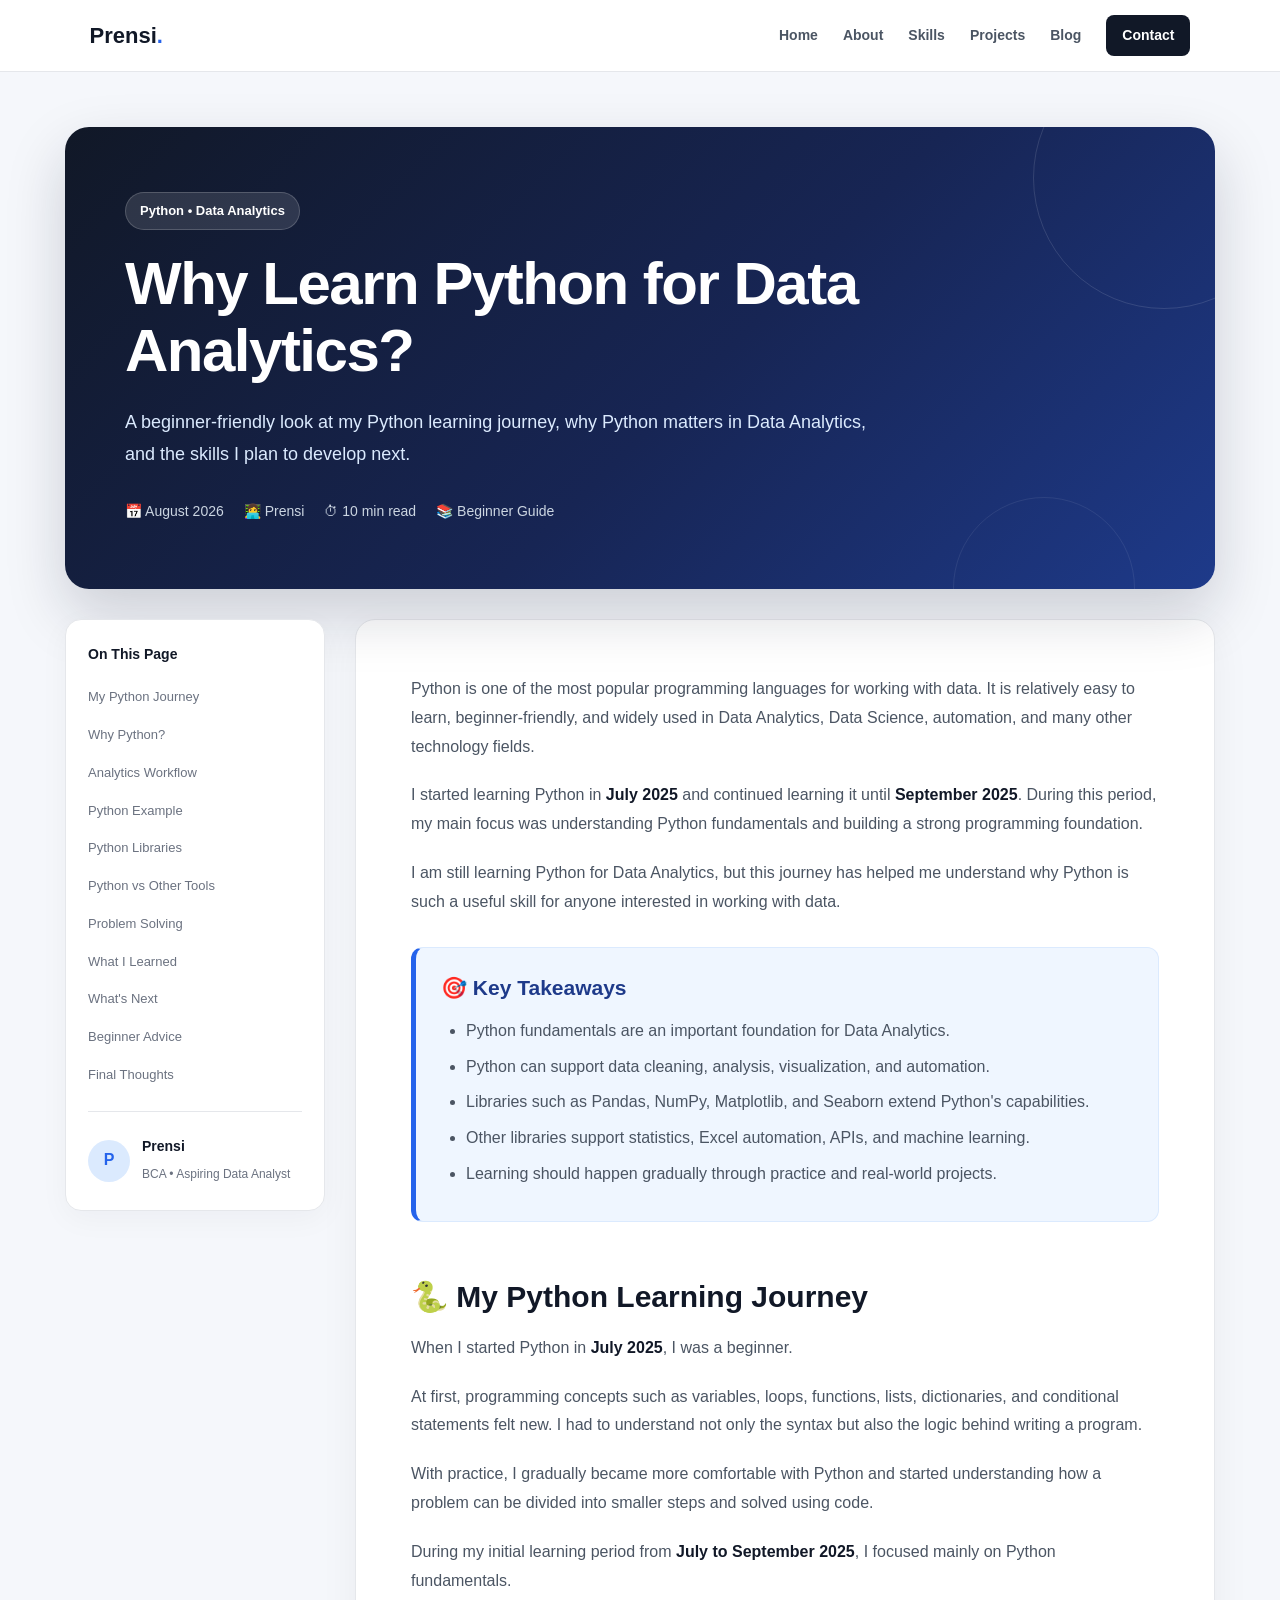
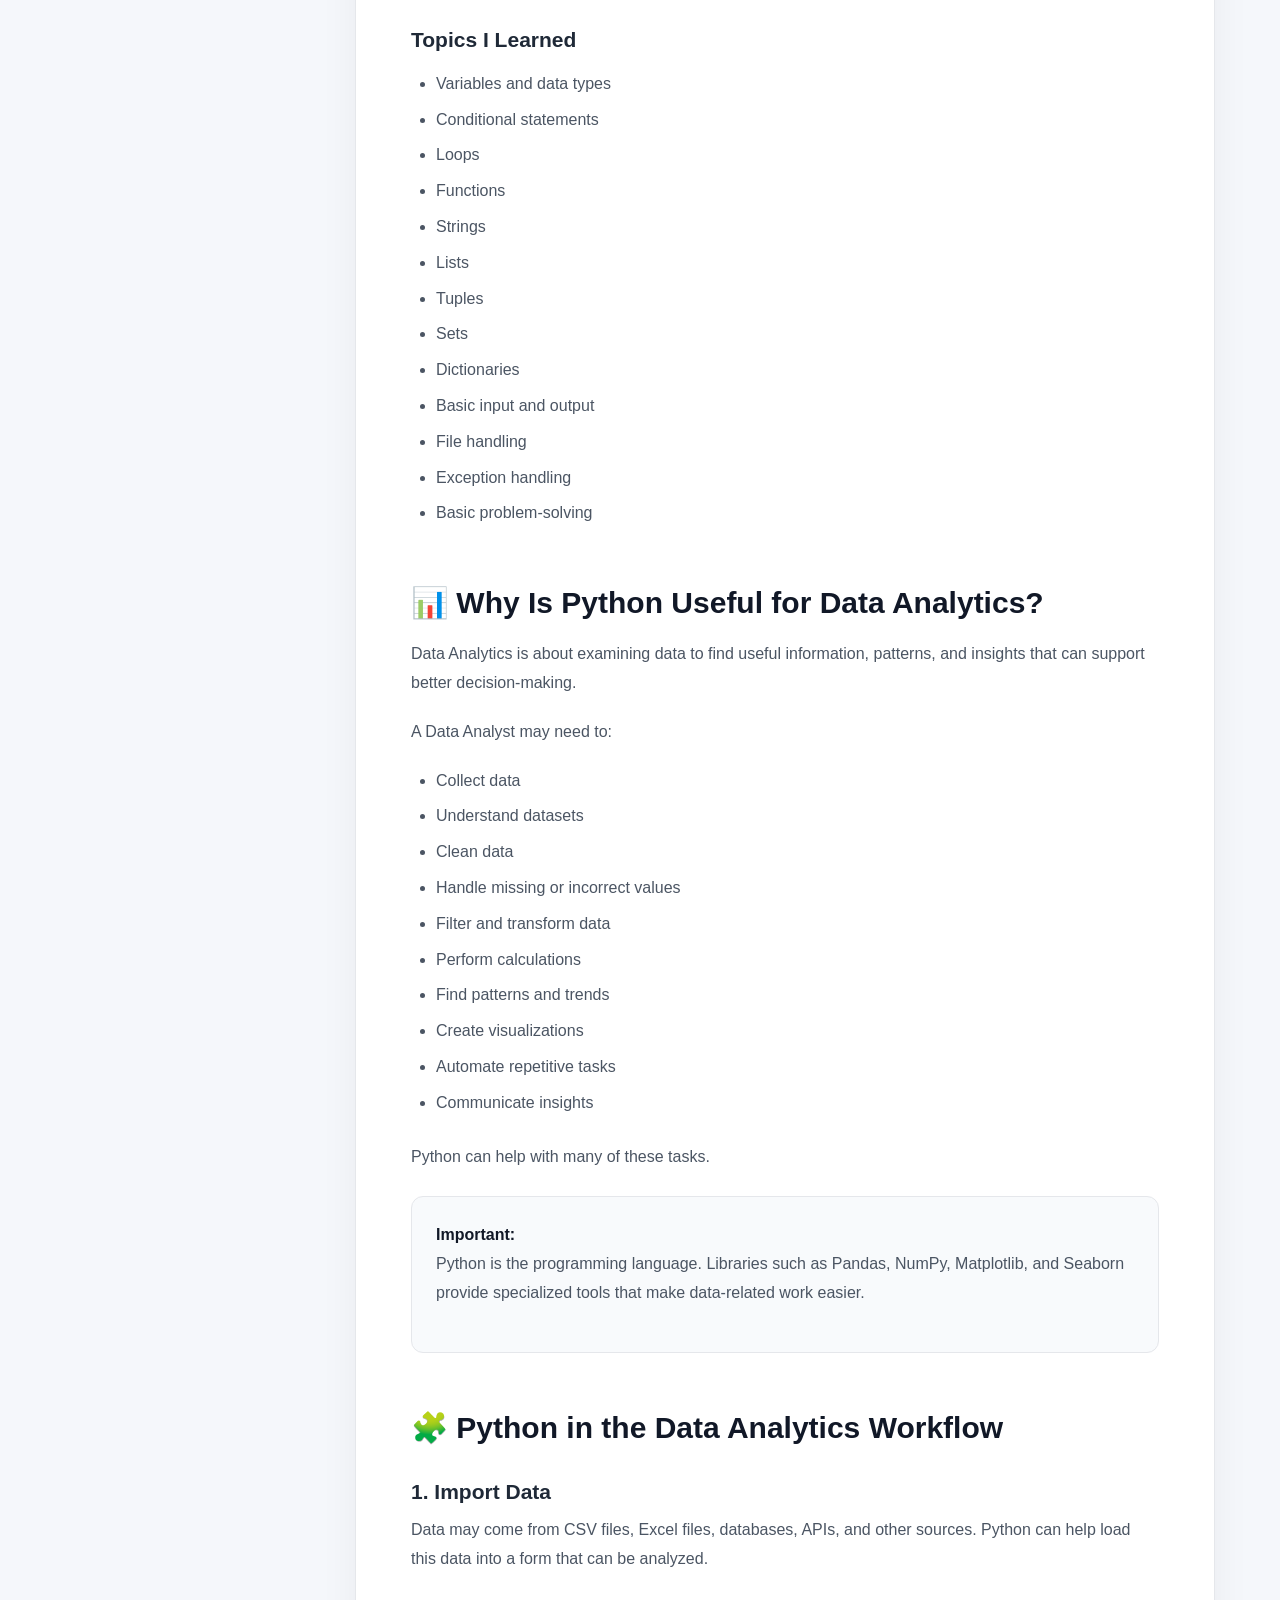
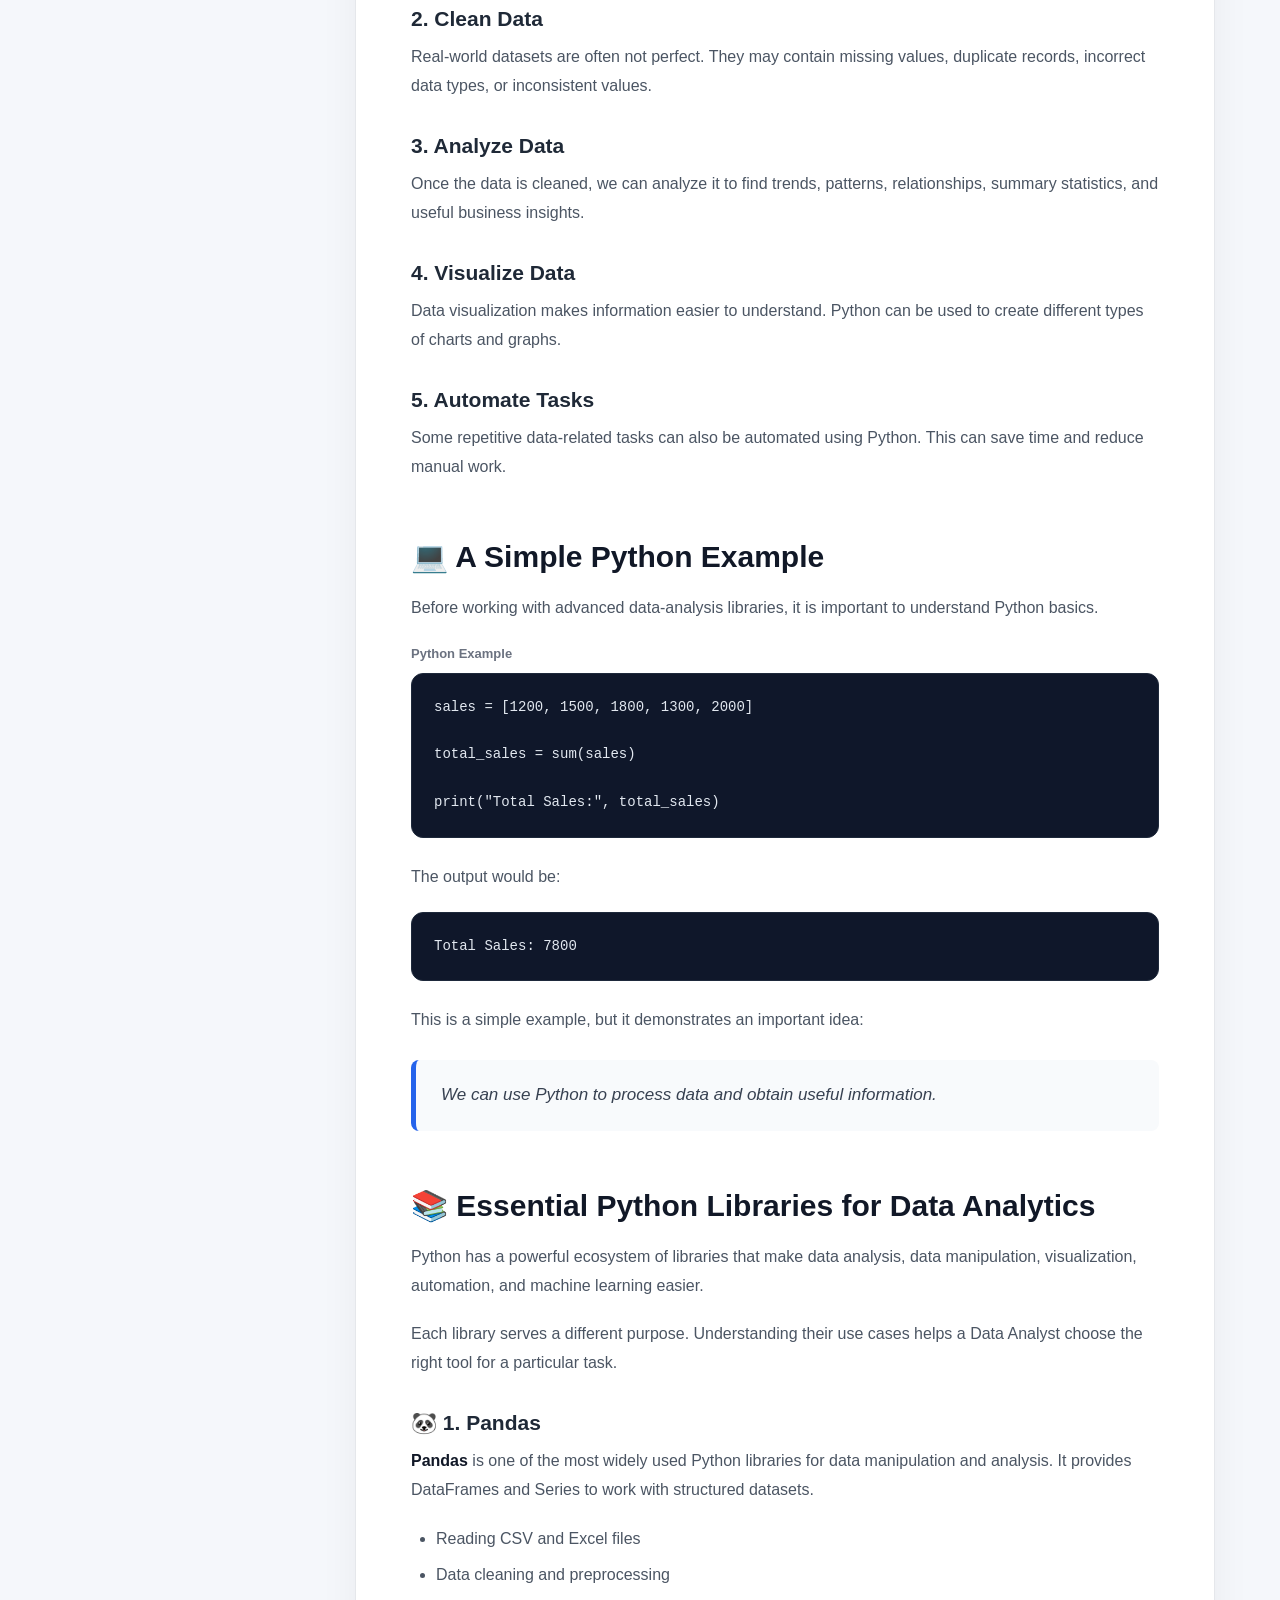
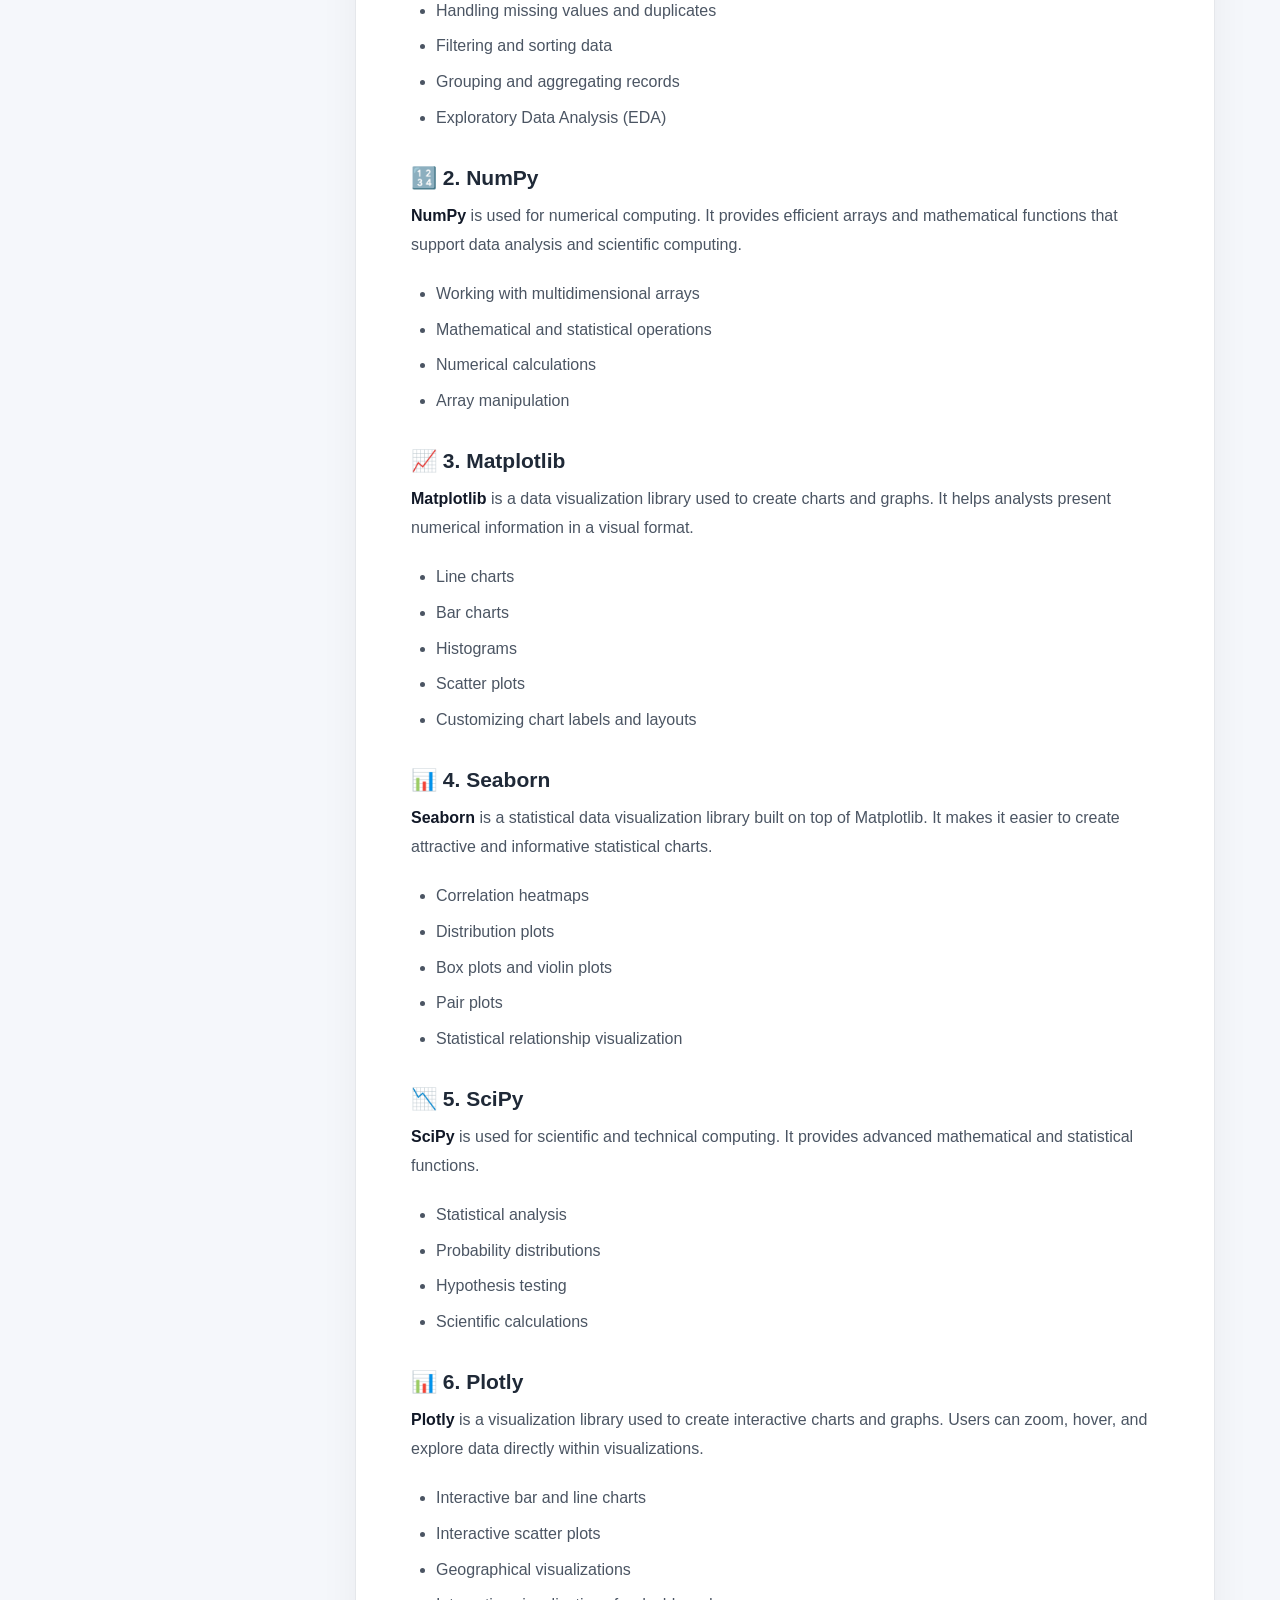
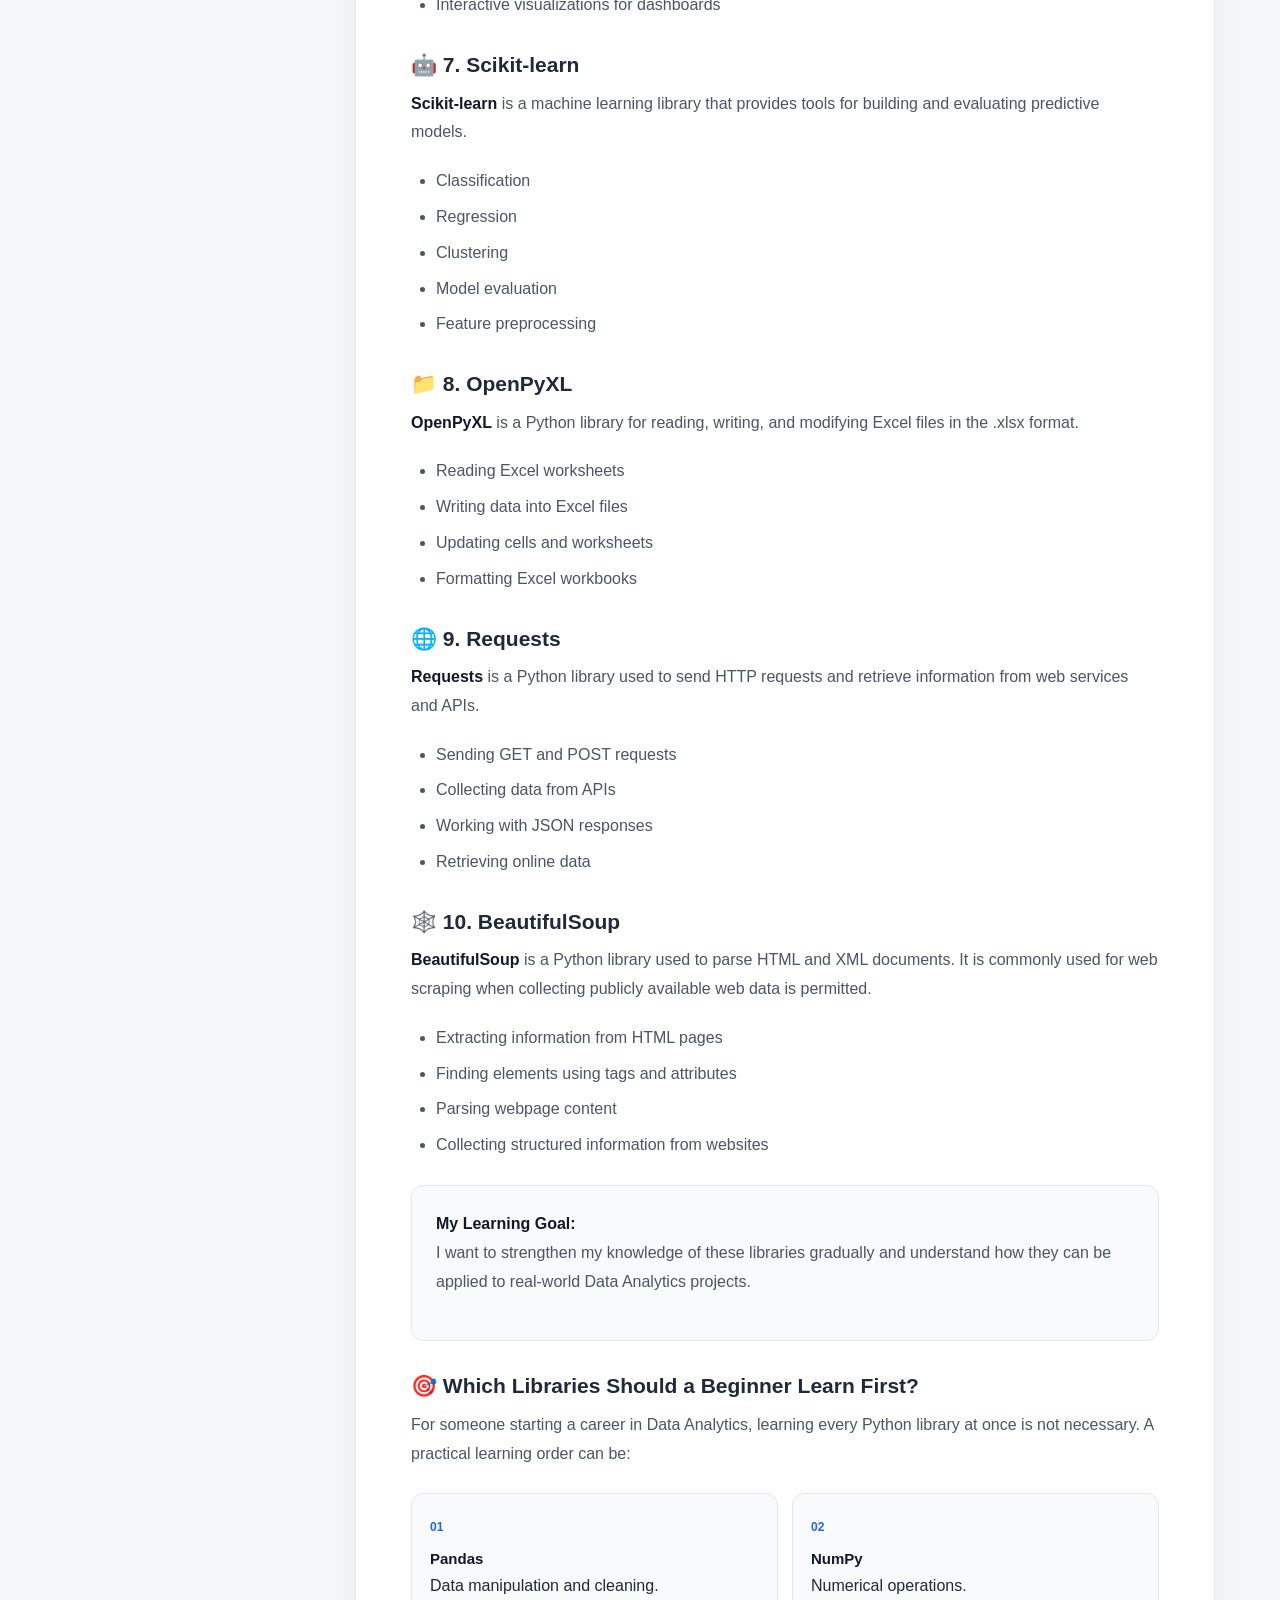
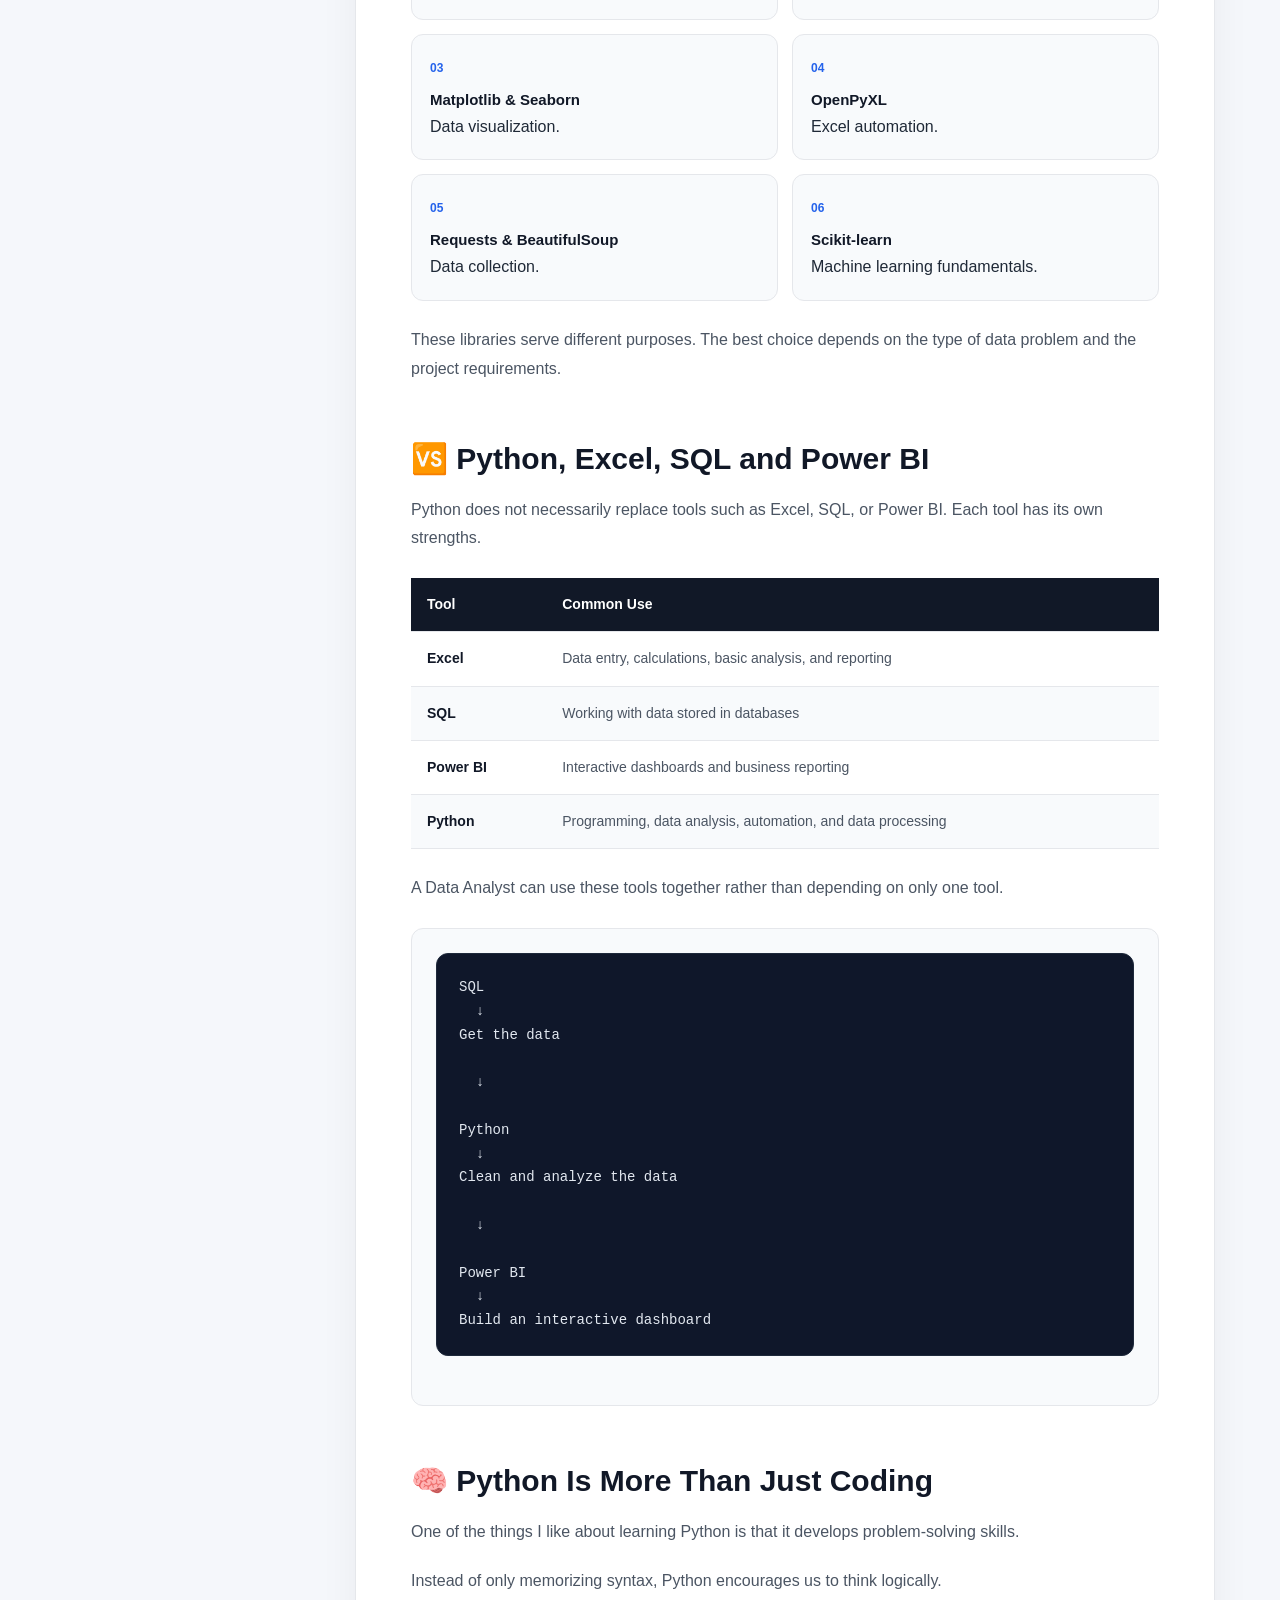
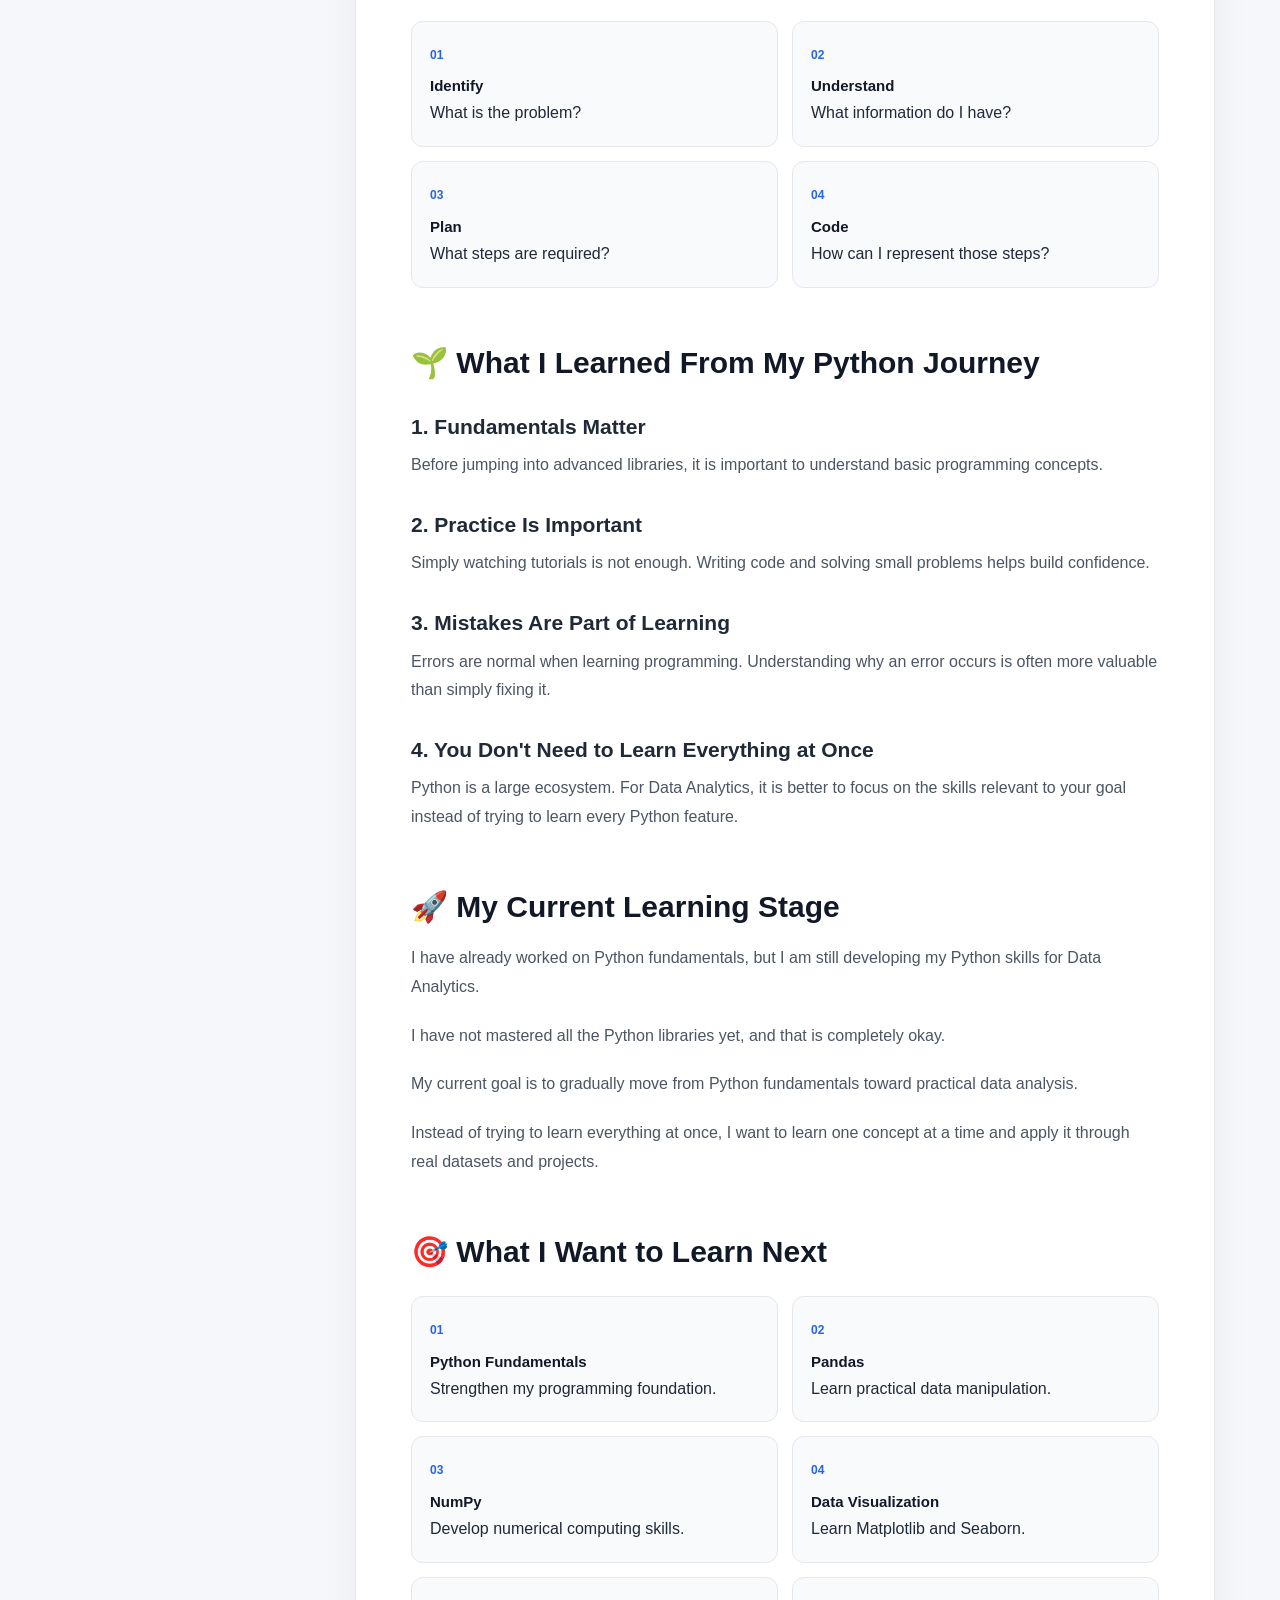
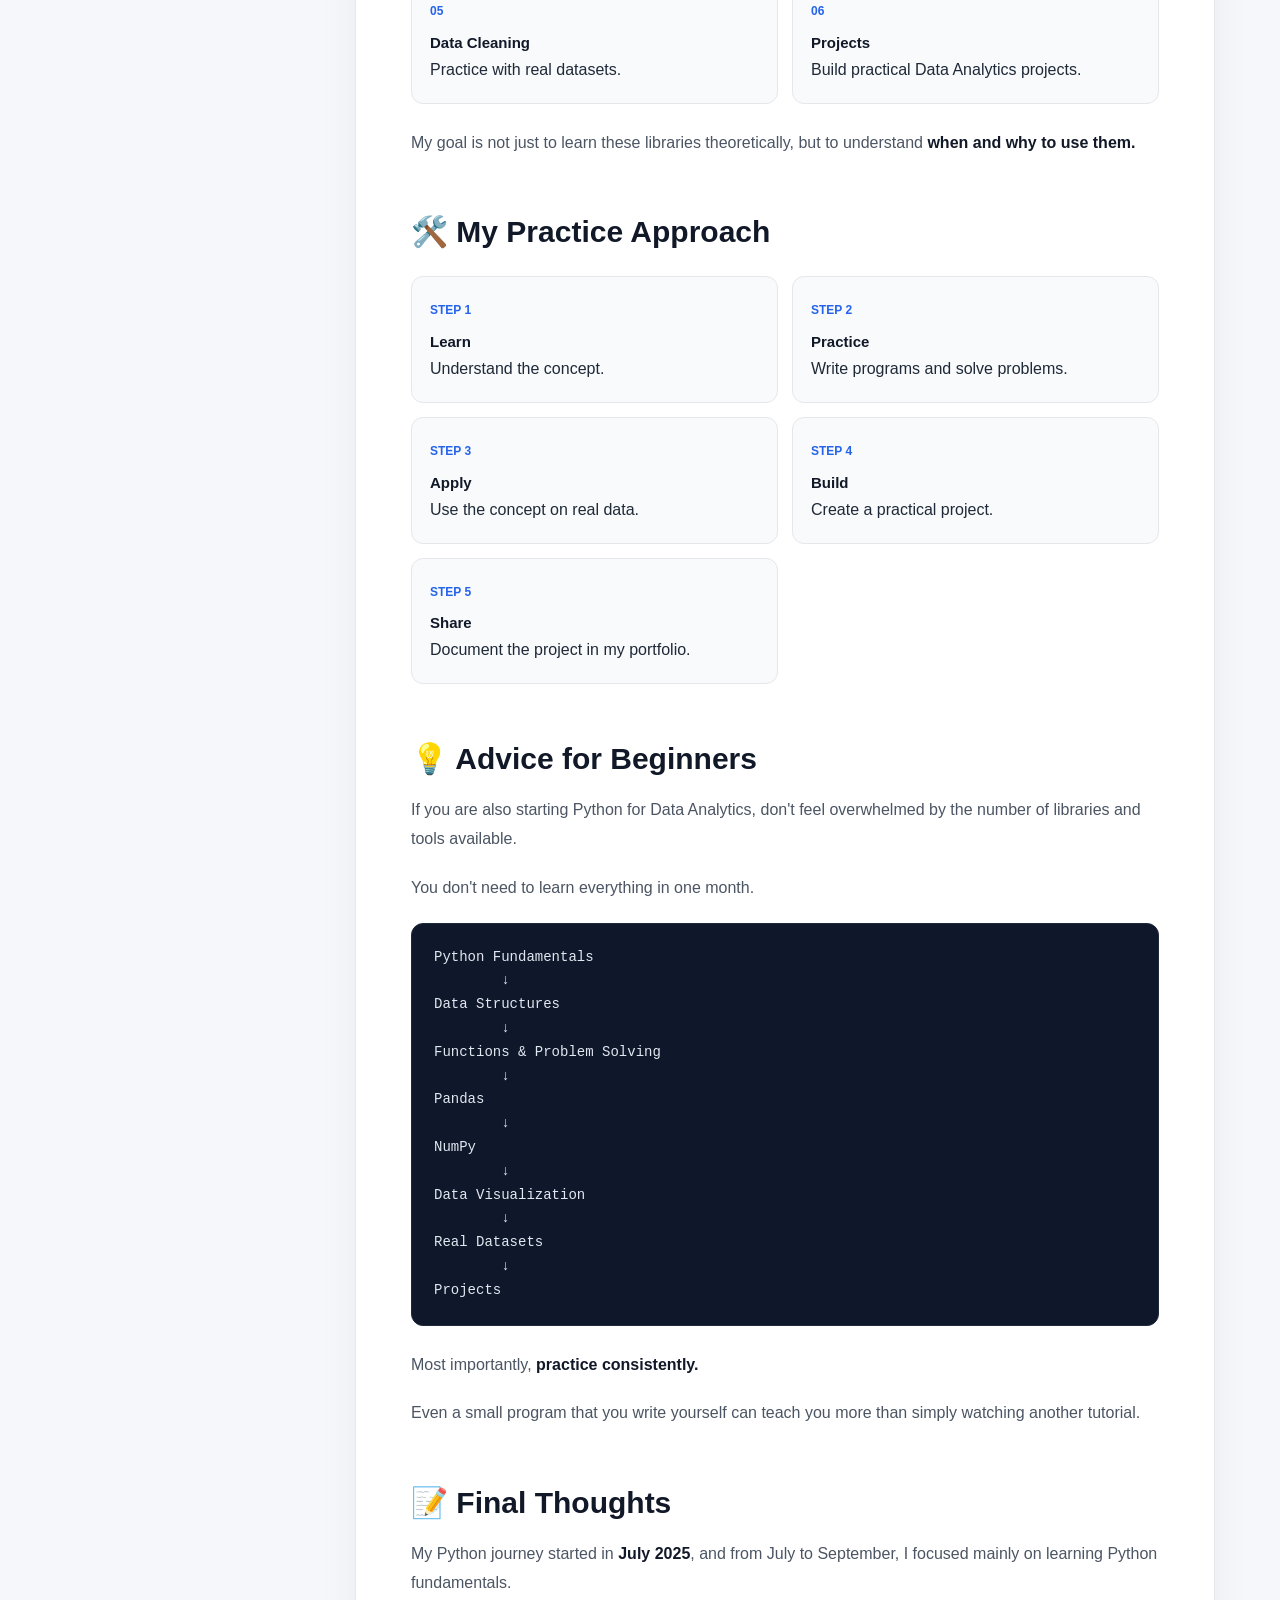
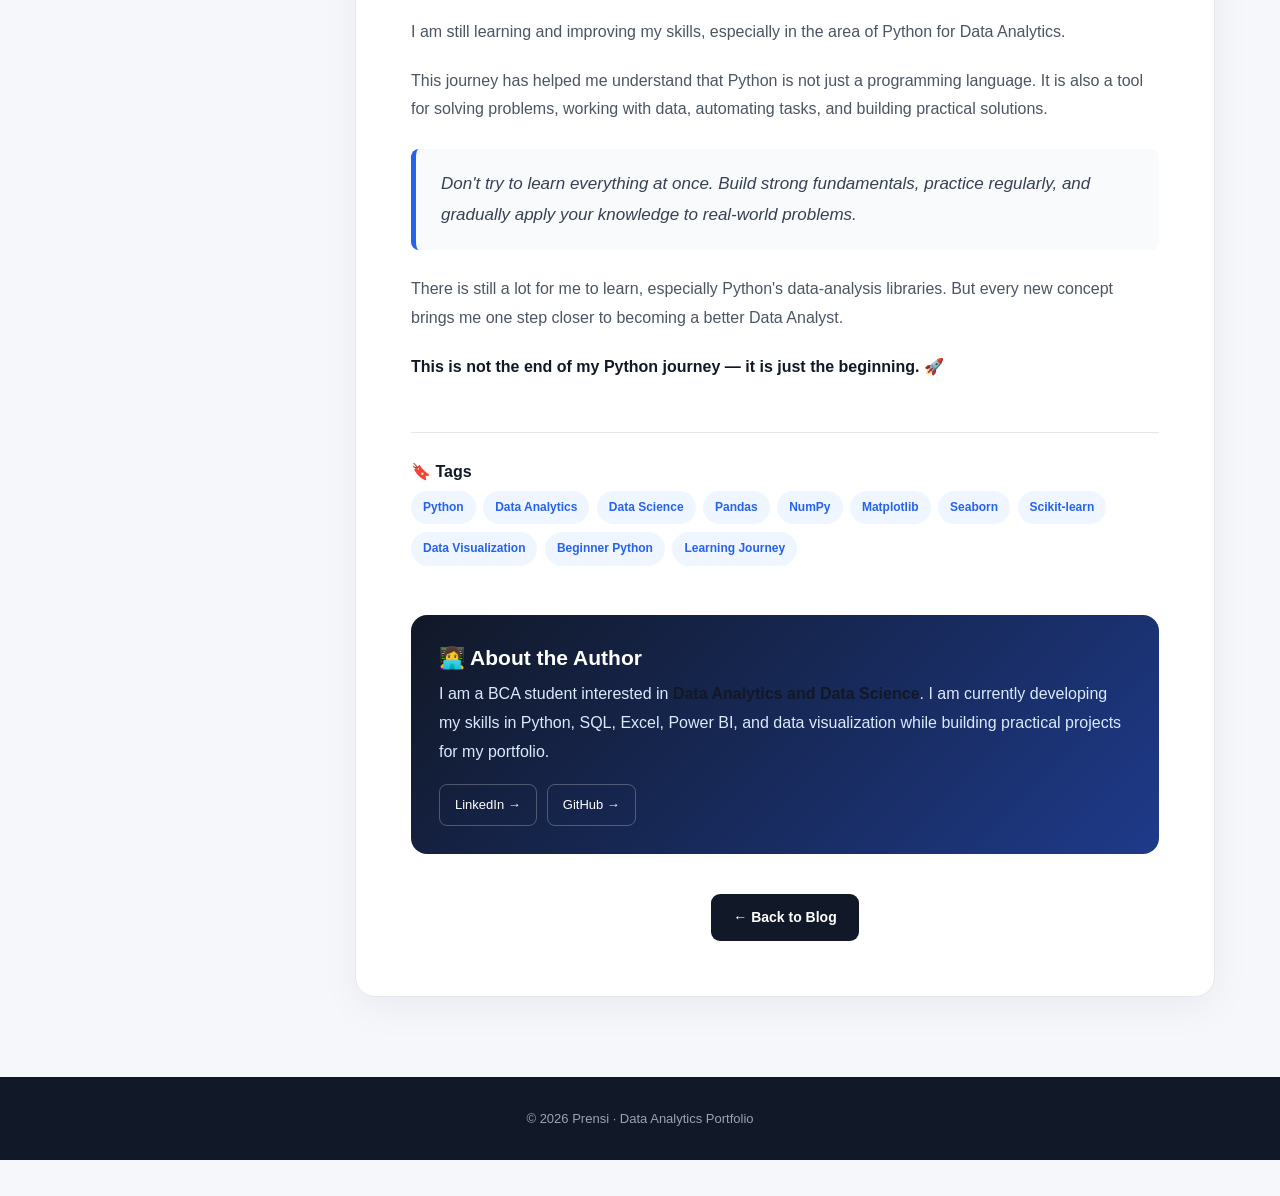
<file: templates/blog2.html>
<!DOCTYPE html>
<html lang="en">
<head>
  <meta charset="UTF-8">
  <meta name="viewport" content="width=device-width, initial-scale=1.0">

  <title>Why Learn Python for Data Analytics? | Prensi</title>

  <meta name="description" content="A beginner-friendly Python learning journey by Prensi, exploring Python fundamentals, essential libraries, and their role in Data Analytics.">

  <meta name="keywords" content="Python, Data Analytics, Data Analyst, Python Libraries, Pandas, NumPy, Matplotlib, Seaborn, Scikit-learn, Power BI, SQL">

  <meta name="author" content="Prensi">

  <style>
    /* GLOBAL */
    * {
      margin: 0;
      padding: 0;
      box-sizing: border-box;
    }

    html {
      scroll-behavior: smooth;
      width: 100%;
      overflow-x: hidden;
    }

    body {
      width: 100%;
      max-width: 100%;
      overflow-x: hidden;
      font-family: Inter, -apple-system, BlinkMacSystemFont, "Segoe UI", Arial, sans-serif;
      background: #f5f7fb;
      color: #1f2937;
      line-height: 1.8;
    }

    a {
      text-decoration: none;
      overflow-wrap: anywhere;
    }

    img {
      max-width: 100%;
      height: auto;
      display: block;
    }

    h1, h2, h3, h4, p, li {
      overflow-wrap: break-word;
      word-wrap: break-word;
    }

    /* NAVBAR */
    .navbar {
      position: sticky;
      top: 0;
      z-index: 1000;
      width: 100%;
      background: rgba(255,255,255,0.94);
      backdrop-filter: blur(12px);
      border-bottom: 1px solid #e5e7eb;
      padding: 15px 7%;
    }

    .nav-container {
      width: 100%;
      max-width: 1200px;
      margin: auto;
      display: flex;
      align-items: center;
      justify-content: space-between;
      min-width: 0;
    }

    .logo {
      font-size: 22px;
      font-weight: 800;
      color: #111827;
      white-space: nowrap;
    }

    .logo span {
      color: #2563eb;
    }

    .nav-links {
      display: flex;
      gap: 25px;
      align-items: center;
      min-width: 0;
    }

    .nav-links a {
      color: #4b5563;
      font-size: 14px;
      font-weight: 600;
      transition: 0.3s;
    }

    .nav-links a:hover {
      color: #2563eb;
    }

    .nav-cta {
      background: #111827;
      color: white !important;
      padding: 8px 16px;
      border-radius: 8px;
      white-space: nowrap;
    }

    .nav-cta:hover {
      background: #2563eb;
    }

    /* HERO */
    .hero {
      width: 100%;
      max-width: 1200px;
      margin: 55px auto 30px;
      padding: 0 25px;
      min-width: 0;
    }

    .hero-card {
      position: relative;
      overflow: hidden;
      width: 100%;
      background: linear-gradient(135deg,#111827 0%,#172554 55%,#1e3a8a 100%);
      color: white;
      border-radius: 24px;
      padding: 65px 60px;
      box-shadow: 0 25px 60px rgba(15,23,42,0.18);
      min-width: 0;
    }

    .hero-card::after {
      content: "";
      position: absolute;
      width: 260px;
      height: 260px;
      border-radius: 50%;
      border: 1px solid rgba(255,255,255,0.12);
      right: -80px;
      top: -80px;
      pointer-events: none;
    }

    .hero-card::before {
      content: "";
      position: absolute;
      width: 180px;
      height: 180px;
      border-radius: 50%;
      border: 1px solid rgba(255,255,255,0.08);
      right: 80px;
      bottom: -90px;
      pointer-events: none;
    }

    .hero-content {
      position: relative;
      z-index: 2;
      width: 100%;
      max-width: 850px;
      min-width: 0;
    }

    .category {
      display: inline-block;
      max-width: 100%;
      background: rgba(255,255,255,0.12);
      border: 1px solid rgba(255,255,255,0.18);
      padding: 6px 14px;
      border-radius: 30px;
      font-size: 13px;
      font-weight: 600;
      margin-bottom: 20px;
    }

    .hero h1 {
      font-size: clamp(36px,5vw,60px);
      line-height: 1.12;
      margin-bottom: 22px;
      letter-spacing: -1.5px;
    }

    .hero-description {
      color: #dbeafe;
      font-size: 18px;
      max-width: 760px;
      margin-bottom: 28px;
    }

    .hero-meta {
      display: flex;
      flex-wrap: wrap;
      gap: 20px;
      color: #cbd5e1;
      font-size: 14px;
    }

    /* MAIN LAYOUT */
    .page-layout {
      width: 100%;
      max-width: 1200px;
      margin: 30px auto 80px;
      padding: 0 25px;
      display: grid;
      grid-template-columns: 260px minmax(0,1fr);
      gap: 30px;
      align-items: start;
      min-width: 0;
    }

    /* SIDEBAR */
    .sidebar {
      position: sticky;
      top: 90px;
      min-width: 0;
    }

    .sidebar-card {
      width: 100%;
      background: white;
      border: 1px solid #e5e7eb;
      border-radius: 16px;
      padding: 22px;
      box-shadow: 0 8px 30px rgba(15,23,42,0.04);
      overflow: hidden;
    }

    .sidebar-title {
      font-size: 14px;
      font-weight: 800;
      color: #111827;
      margin-bottom: 15px;
    }

    .toc {
      list-style: none;
    }

    .toc li {
      margin-bottom: 9px;
    }

    .toc a {
      color: #6b7280;
      font-size: 13px;
      transition: 0.25s;
    }

    .toc a:hover {
      color: #2563eb;
    }

    .sidebar-divider {
      height: 1px;
      background: #e5e7eb;
      margin: 22px 0;
    }

    .profile-mini {
      display: flex;
      gap: 12px;
      align-items: center;
      min-width: 0;
    }

    .profile-avatar {
      width: 42px;
      height: 42px;
      min-width: 42px;
      border-radius: 50%;
      background: #dbeafe;
      display: flex;
      align-items: center;
      justify-content: center;
      color: #2563eb;
      font-weight: 800;
    }

    .profile-mini strong {
      display: block;
      color: #111827;
      font-size: 14px;
    }

    .profile-mini span {
      color: #6b7280;
      font-size: 12px;
    }

    /* ARTICLE */
    .article {
      width: 100%;
      max-width: 100%;
      min-width: 0;
      background: white;
      border: 1px solid #e5e7eb;
      border-radius: 20px;
      padding: 55px;
      box-shadow: 0 10px 40px rgba(15,23,42,0.05);
      overflow: hidden;
    }

    .article p {
      color: #4b5563;
      font-size: 16px;
      margin-bottom: 20px;
      max-width: 100%;
    }

    .article h2 {
      color: #111827;
      font-size: 30px;
      line-height: 1.3;
      margin-top: 55px;
      margin-bottom: 18px;
    }

    .article h3 {
      color: #1f2937;
      font-size: 21px;
      line-height: 1.4;
      margin-top: 30px;
      margin-bottom: 10px;
    }

    .article ul,
    .article ol {
      margin: 15px 0 25px 25px;
      padding-right: 5px;
      color: #4b5563;
      max-width: 100%;
    }

    .article li {
      margin-bottom: 7px;
    }

    strong {
      color: #111827;
    }

    /* TAKEAWAYS */
    .takeaways {
      width: 100%;
      background: #eff6ff;
      border: 1px solid #dbeafe;
      border-left: 5px solid #2563eb;
      border-radius: 12px;
      padding: 25px;
      margin: 30px 0 40px;
      overflow-wrap: break-word;
    }

    .takeaways h3 {
      color: #1e3a8a;
      margin-top: 0;
    }

    .takeaways ul {
      margin-bottom: 0;
    }

    /* HIGHLIGHT */
    .highlight {
      width: 100%;
      background: #f8fafc;
      border: 1px solid #e5e7eb;
      border-radius: 12px;
      padding: 24px;
      margin: 25px 0;
      overflow-wrap: break-word;
    }

    /* CODE */
    .code-title {
      color: #6b7280;
      font-size: 13px;
      font-weight: 700;
      margin-top: 20px;
      margin-bottom: 7px;
    }

    pre {
      width: 100%;
      max-width: 100%;
      background: #0f172a;
      color: #e2e8f0;
      border-radius: 12px;
      padding: 22px;
      overflow-x: auto;
      overflow-y: hidden;
      font-size: 14px;
      line-height: 1.7;
      margin-bottom: 25px;
      border: 1px solid #1e293b;
      white-space: pre;
      -webkit-overflow-scrolling: touch;
    }

    code {
      font-family: Consolas,"Courier New",monospace;
      overflow-wrap: normal;
    }

    /* QUOTE */
    blockquote {
      width: 100%;
      background: #f8fafc;
      border-left: 5px solid #2563eb;
      padding: 20px 25px;
      border-radius: 8px;
      margin: 25px 0;
      color: #374151;
      font-style: italic;
      font-size: 17px;
      overflow-wrap: break-word;
    }

    /* TABLE */
    .table-wrapper {
      width: 100%;
      overflow-x: auto;
      overflow-y: hidden;
      margin: 25px 0;
      -webkit-overflow-scrolling: touch;
    }

    table {
      width: 100%;
      border-collapse: collapse;
      min-width: 550px;
    }

    th,td {
      padding: 14px 16px;
      text-align: left;
      border-bottom: 1px solid #e5e7eb;
      white-space: nowrap;
    }

    th {
      background: #111827;
      color: white;
      font-size: 14px;
    }

    td {
      color: #4b5563;
      font-size: 14px;
    }

    tr:nth-child(even) td {
      background: #f8fafc;
    }

    /* ROADMAP */
    .roadmap {
      width: 100%;
      display: grid;
      grid-template-columns: repeat(2,minmax(0,1fr));
      gap: 14px;
      margin: 25px 0;
    }

    .roadmap-item {
      min-width: 0;
      background: #f8fafc;
      border: 1px solid #e5e7eb;
      padding: 18px;
      border-radius: 12px;
      transition: 0.25s;
    }

    .roadmap-item:hover {
      transform: translateY(-2px);
      border-color: #bfdbfe;
    }

    .roadmap-number {
      color: #2563eb;
      font-size: 12px;
      font-weight: 800;
    }

    .roadmap-item strong {
      display: block;
      margin-top: 4px;
      font-size: 15px;
    }

    /* TAGS */
    .tags {
      width: 100%;
      border-top: 1px solid #e5e7eb;
      margin-top: 50px;
      padding-top: 25px;
    }

    .tag {
      display: inline-block;
      max-width: 100%;
      background: #eff6ff;
      color: #2563eb;
      padding: 6px 12px;
      border-radius: 20px;
      font-size: 12px;
      font-weight: 600;
      margin: 4px 3px 4px 0;
      overflow-wrap: anywhere;
    }

    /* AUTHOR CARD */
    .author-card {
      width: 100%;
      margin-top: 45px;
      padding: 28px;
      background: linear-gradient(135deg,#111827,#1e3a8a);
      border-radius: 16px;
      color: white;
      overflow: hidden;
    }

    .author-card h3 {
      color: white;
      margin-top: 0;
      margin-bottom: 8px;
    }

    .author-card p {
      color: #dbeafe;
      margin-bottom: 18px;
    }

    .author-buttons {
      display: flex;
      flex-wrap: wrap;
      gap: 10px;
    }

    .author-button {
      display: inline-block;
      max-width: 100%;
      padding: 8px 15px;
      border-radius: 8px;
      border: 1px solid rgba(255,255,255,0.25);
      color: white;
      font-size: 13px;
      transition: 0.25s;
      overflow-wrap: anywhere;
    }

    .author-button:hover {
      background: white;
      color: #111827;
    }

    /* BACK BUTTON */
    .back-section {
      margin-top: 40px;
      text-align: center;
      width: 100%;
    }

    .back-button {
      display: inline-block;
      max-width: 100%;
      background: #111827;
      color: white;
      padding: 11px 22px;
      border-radius: 9px;
      font-size: 14px;
      font-weight: 600;
      transition: 0.25s;
    }

    .back-button:hover {
      background: #2563eb;
      transform: translateY(-1px);
    }

    /* FOOTER */
    footer {
      width: 100%;
      background: #111827;
      color: #9ca3af;
      text-align: center;
      padding: 30px 20px;
      font-size: 13px;
      overflow-wrap: break-word;
    }

    /* TABLET */
    @media (max-width:950px) {
      .page-layout {
        grid-template-columns: 1fr;
        width: 100%;
      }

      .sidebar {
        position: static;
      }

      .sidebar-card {
        display: none;
      }

      .nav-links {
        gap: 14px;
      }

      .nav-links a:not(.nav-cta) {
        display: none;
      }

      .article {
        width: 100%;
      }
    }

    /* MOBILE */
    @media (max-width:700px) {
      .navbar {
        padding: 13px 18px;
        width: 100%;
      }

      .nav-container {
        width: 100%;
      }

      .logo {
        font-size: 20px;
      }

      .nav-cta {
        padding: 7px 12px;
        font-size: 12px;
      }

      .hero {
        width: 100%;
        margin-top: 25px;
        padding: 0 15px;
      }

      .hero-card {
        width: 100%;
        padding: 38px 22px;
        border-radius: 18px;
      }

      .hero h1 {
        font-size: clamp(30px,9vw,42px);
        line-height: 1.15;
        letter-spacing: -0.8px;
      }

      .hero-description {
        font-size: 15px;
        line-height: 1.7;
      }

      .hero-meta {
        flex-direction: column;
        gap: 6px;
        font-size: 13px;
      }

      .hero-card::after {
        width: 180px;
        height: 180px;
        right: -100px;
        top: -70px;
      }

      .hero-card::before {
        width: 130px;
        height: 130px;
        right: -30px;
        bottom: -70px;
      }

      .page-layout {
        width: 100%;
        margin-top: 20px;
        padding: 0 12px;
        display: block;
      }

      .article {
        width: 100%;
        padding: 30px 20px;
        border-radius: 16px;
      }

      .article p {
        font-size: 15px;
        line-height: 1.8;
        margin-bottom: 18px;
      }

      .article h2 {
        font-size: 25px;
        line-height: 1.3;
        margin-top: 40px;
        margin-bottom: 15px;
      }

      .article h3 {
        font-size: 19px;
        line-height: 1.4;
        margin-top: 25px;
      }

      .article ul,.article ol {
        margin-left: 20px;
        padding-left: 0;
      }

      .article li {
        font-size: 15px;
      }

      .takeaways {
        padding: 18px;
        margin: 25px 0 30px;
      }

      .highlight {
        padding: 18px;
      }

      .roadmap {
        grid-template-columns: 1fr;
        gap: 12px;
      }

      .roadmap-item {
        padding: 16px;
      }

      pre {
        width: 100%;
        padding: 16px;
        font-size: 12px;
        line-height: 1.6;
        border-radius: 10px;
      }

      .table-wrapper {
        width: 100%;
        overflow-x: auto;
      }

      table {
        min-width: 520px;
      }

      th,td {
        padding: 11px 13px;
        font-size: 13px;
      }

      blockquote {
        padding: 16px 18px;
        font-size: 15px;
      }

      .author-card {
        padding: 22px;
        margin-top: 35px;
      }

      .author-buttons {
        flex-direction: column;
        align-items: stretch;
      }

      .author-button {
        text-align: center;
        width: 100%;
      }

      .back-section {
        margin-top: 30px;
      }

      .back-button {
        width: 100%;
        text-align: center;
      }
    }

    /* SMALL MOBILE */
    @media (max-width:450px) {
      .navbar {
        padding: 12px 15px;
      }

      .logo {
        font-size: 19px;
      }

      .nav-cta {
        font-size: 11px;
        padding: 7px 10px;
      }

      .hero {
        padding: 0 10px;
        margin-top: 18px;
      }

      .hero-card {
        padding: 32px 18px;
        border-radius: 16px;
      }

      .hero h1 {
        font-size: 31px;
        line-height: 1.15;
      }

      .hero-description {
        font-size: 14px;
        line-height: 1.7;
      }

      .page-layout {
        padding: 0 10px;
      }

      .article {
        padding: 24px 16px;
        border-radius: 14px;
      }

      .article p {
        font-size: 14.5px;
        line-height: 1.75;
      }

      .article h2 {
        font-size: 23px;
        margin-top: 35px;
      }

      .article h3 {
        font-size: 18px;
      }

      .takeaways {
        padding: 16px;
        border-left-width: 4px;
      }

      .highlight {
        padding: 16px;
      }

      pre {
        padding: 14px;
        font-size: 11.5px;
      }

      table {
        min-width: 500px;
      }

      .tag {
        font-size: 11px;
        padding: 5px 9px;
      }

      .author-card {
        padding: 20px 16px;
      }

      footer {
        padding: 25px 15px;
        font-size: 12px;
      }
    }

    /* VERY SMALL DEVICES */
    @media (max-width:360px) {
      .hero h1 {
        font-size: 28px;
      }

      .article {
        padding: 22px 14px;
      }

      .article p {
        font-size: 14px;
      }

      .article h2 {
        font-size: 21px;
      }

      .article h3 {
        font-size: 17px;
      }

      .hero-description {
        font-size: 13.5px;
      }

      .nav-cta {
        font-size: 10px;
        padding: 6px 8px;
      }
    }
  </style>
</head>

<body>

  <!-- NAVIGATION -->
  <nav class="navbar">
    <div class="nav-container">
      <a href="/" class="logo">Prensi<span>.</span></a>

      <div class="nav-links">
        <a href="/">Home</a>
        <a href="/#about">About</a>
        <a href="/#skills">Skills</a>
        <a href="/#projects">Projects</a>
        <a href="/#blog">Blog</a>
        <a href="/#contact" class="nav-cta">Contact</a>
      </div>
    </div>
  </nav>

  <!-- HERO -->
  <section class="hero">
    <div class="hero-card">
      <div class="hero-content">
        <span class="category">Python • Data Analytics</span>

        <h1>Why Learn Python for Data Analytics?</h1>

        <p class="hero-description">
          A beginner-friendly look at my Python learning journey,
          why Python matters in Data Analytics, and the skills
          I plan to develop next.
        </p>

        <div class="hero-meta">
          <span>📅 August 2026</span>
          <span>👩‍💻 Prensi</span>
          <span>⏱ 10 min read</span>
          <span>📚 Beginner Guide</span>
        </div>
      </div>
    </div>
  </section>

  <!-- PAGE LAYOUT -->
  <div class="page-layout">

    <!-- SIDEBAR -->
    <aside class="sidebar">
      <div class="sidebar-card">

        <div class="sidebar-title">On This Page</div>

        <ul class="toc">
          <li><a href="#journey">My Python Journey</a></li>
          <li><a href="#why-python">Why Python?</a></li>
          <li><a href="#workflow">Analytics Workflow</a></li>
          <li><a href="#example">Python Example</a></li>
          <li><a href="#libraries">Python Libraries</a></li>
          <li><a href="#tools">Python vs Other Tools</a></li>
          <li><a href="#problem-solving">Problem Solving</a></li>
          <li><a href="#learning">What I Learned</a></li>
          <li><a href="#next">What's Next</a></li>
          <li><a href="#advice">Beginner Advice</a></li>
          <li><a href="#conclusion">Final Thoughts</a></li>
        </ul>

        <div class="sidebar-divider"></div>

        <div class="profile-mini">
          <div class="profile-avatar">P</div>

          <div>
            <strong>Prensi</strong>
            <span>BCA • Aspiring Data Analyst</span>
          </div>
        </div>

      </div>
    </aside>

    <!-- ARTICLE -->
    <article class="article">

      <!-- INTRODUCTION -->
      <p>
        Python is one of the most popular programming languages
        for working with data. It is relatively easy to learn,
        beginner-friendly, and widely used in Data Analytics,
        Data Science, automation, and many other technology fields.
      </p>

      <p>
        I started learning Python in <strong>July 2025</strong>
        and continued learning it until <strong>September 2025</strong>.
        During this period, my main focus was understanding Python
        fundamentals and building a strong programming foundation.
      </p>

      <p>
        I am still learning Python for Data Analytics, but this
        journey has helped me understand why Python is such a
        useful skill for anyone interested in working with data.
      </p>

      <!-- KEY TAKEAWAYS -->
      <div class="takeaways">
        <h3>🎯 Key Takeaways</h3>

        <ul>
          <li>Python fundamentals are an important foundation for Data Analytics.</li>
          <li>Python can support data cleaning, analysis, visualization, and automation.</li>
          <li>Libraries such as Pandas, NumPy, Matplotlib, and Seaborn extend Python's capabilities.</li>
          <li>Other libraries support statistics, Excel automation, APIs, and machine learning.</li>
          <li>Learning should happen gradually through practice and real-world projects.</li>
        </ul>
      </div>

      <!-- JOURNEY -->
      <h2 id="journey">🐍 My Python Learning Journey</h2>

      <p>
        When I started Python in <strong>July 2025</strong>,
        I was a beginner.
      </p>

      <p>
        At first, programming concepts such as variables, loops,
        functions, lists, dictionaries, and conditional statements
        felt new. I had to understand not only the syntax but also
        the logic behind writing a program.
      </p>

      <p>
        With practice, I gradually became more comfortable with
        Python and started understanding how a problem can be
        divided into smaller steps and solved using code.
      </p>

      <p>
        During my initial learning period from
        <strong>July to September 2025</strong>, I focused mainly
        on Python fundamentals.
      </p>

      <h3>Topics I Learned</h3>

      <ul>
        <li>Variables and data types</li>
        <li>Conditional statements</li>
        <li>Loops</li>
        <li>Functions</li>
        <li>Strings</li>
        <li>Lists</li>
        <li>Tuples</li>
        <li>Sets</li>
        <li>Dictionaries</li>
        <li>Basic input and output</li>
        <li>File handling</li>
        <li>Exception handling</li>
        <li>Basic problem-solving</li>
      </ul>

      <!-- WHY PYTHON -->
      <h2 id="why-python">📊 Why Is Python Useful for Data Analytics?</h2>

      <p>
        Data Analytics is about examining data to find useful
        information, patterns, and insights that can support
        better decision-making.
      </p>

      <p>A Data Analyst may need to:</p>

      <ul>
        <li>Collect data</li>
        <li>Understand datasets</li>
        <li>Clean data</li>
        <li>Handle missing or incorrect values</li>
        <li>Filter and transform data</li>
        <li>Perform calculations</li>
        <li>Find patterns and trends</li>
        <li>Create visualizations</li>
        <li>Automate repetitive tasks</li>
        <li>Communicate insights</li>
      </ul>

      <p>Python can help with many of these tasks.</p>

      <div class="highlight">
        <strong>Important:</strong>

        <p>
          Python is the programming language. Libraries such as
          Pandas, NumPy, Matplotlib, and Seaborn provide specialized
          tools that make data-related work easier.
        </p>
      </div>

      <!-- WORKFLOW -->
      <h2 id="workflow">🧩 Python in the Data Analytics Workflow</h2>

      <h3>1. Import Data</h3>

      <p>
        Data may come from CSV files, Excel files, databases,
        APIs, and other sources. Python can help load this data
        into a form that can be analyzed.
      </p>

      <h3>2. Clean Data</h3>

      <p>
        Real-world datasets are often not perfect. They may
        contain missing values, duplicate records, incorrect
        data types, or inconsistent values.
      </p>

      <h3>3. Analyze Data</h3>

      <p>
        Once the data is cleaned, we can analyze it to find
        trends, patterns, relationships, summary statistics,
        and useful business insights.
      </p>

      <h3>4. Visualize Data</h3>

      <p>
        Data visualization makes information easier to understand.
        Python can be used to create different types of charts
        and graphs.
      </p>

      <h3>5. Automate Tasks</h3>

      <p>
        Some repetitive data-related tasks can also be automated
        using Python. This can save time and reduce manual work.
      </p>

      <!-- EXAMPLE -->
      <h2 id="example">💻 A Simple Python Example</h2>

      <p>
        Before working with advanced data-analysis libraries,
        it is important to understand Python basics.
      </p>

      <div class="code-title">Python Example</div>

      <pre><code>sales = [1200, 1500, 1800, 1300, 2000]

total_sales = sum(sales)

print("Total Sales:", total_sales)</code></pre>

      <p>The output would be:</p>

      <pre><code>Total Sales: 7800</code></pre>

      <p>This is a simple example, but it demonstrates an important idea:</p>

      <blockquote>
        We can use Python to process data and obtain useful information.
      </blockquote>

      <!-- PYTHON LIBRARIES -->
      <h2 id="libraries">📚 Essential Python Libraries for Data Analytics</h2>

      <p>
        Python has a powerful ecosystem of libraries that make
        data analysis, data manipulation, visualization,
        automation, and machine learning easier.
      </p>

      <p>
        Each library serves a different purpose. Understanding
        their use cases helps a Data Analyst choose the right
        tool for a particular task.
      </p>

      <!-- PANDAS -->
      <h3>🐼 1. Pandas</h3>

      <p>
        <strong>Pandas</strong> is one of the most widely used
        Python libraries for data manipulation and analysis.
        It provides DataFrames and Series to work with structured
        datasets.
      </p>

      <ul>
        <li>Reading CSV and Excel files</li>
        <li>Data cleaning and preprocessing</li>
        <li>Handling missing values and duplicates</li>
        <li>Filtering and sorting data</li>
        <li>Grouping and aggregating records</li>
        <li>Exploratory Data Analysis (EDA)</li>
      </ul>

      <!-- NUMPY -->
      <h3>🔢 2. NumPy</h3>

      <p>
        <strong>NumPy</strong> is used for numerical computing.
        It provides efficient arrays and mathematical functions
        that support data analysis and scientific computing.
      </p>

      <ul>
        <li>Working with multidimensional arrays</li>
        <li>Mathematical and statistical operations</li>
        <li>Numerical calculations</li>
        <li>Array manipulation</li>
      </ul>

      <!-- MATPLOTLIB -->
      <h3>📈 3. Matplotlib</h3>

      <p>
        <strong>Matplotlib</strong> is a data visualization
        library used to create charts and graphs. It helps
        analysts present numerical information in a visual format.
      </p>

      <ul>
        <li>Line charts</li>
        <li>Bar charts</li>
        <li>Histograms</li>
        <li>Scatter plots</li>
        <li>Customizing chart labels and layouts</li>
      </ul>

      <!-- SEABORN -->
      <h3>📊 4. Seaborn</h3>

      <p>
        <strong>Seaborn</strong> is a statistical data
        visualization library built on top of Matplotlib.
        It makes it easier to create attractive and informative
        statistical charts.
      </p>

      <ul>
        <li>Correlation heatmaps</li>
        <li>Distribution plots</li>
        <li>Box plots and violin plots</li>
        <li>Pair plots</li>
        <li>Statistical relationship visualization</li>
      </ul>

      <!-- SCIPY -->
      <h3>📉 5. SciPy</h3>

      <p>
        <strong>SciPy</strong> is used for scientific and
        technical computing. It provides advanced mathematical
        and statistical functions.
      </p>

      <ul>
        <li>Statistical analysis</li>
        <li>Probability distributions</li>
        <li>Hypothesis testing</li>
        <li>Scientific calculations</li>
      </ul>

      <!-- PLOTLY -->
      <h3>📊 6. Plotly</h3>

      <p>
        <strong>Plotly</strong> is a visualization library used
        to create interactive charts and graphs. Users can zoom,
        hover, and explore data directly within visualizations.
      </p>

      <ul>
        <li>Interactive bar and line charts</li>
        <li>Interactive scatter plots</li>
        <li>Geographical visualizations</li>
        <li>Interactive visualizations for dashboards</li>
      </ul>

      <!-- SCIKIT LEARN -->
      <h3>🤖 7. Scikit-learn</h3>

      <p>
        <strong>Scikit-learn</strong> is a machine learning
        library that provides tools for building and evaluating
        predictive models.
      </p>

      <ul>
        <li>Classification</li>
        <li>Regression</li>
        <li>Clustering</li>
        <li>Model evaluation</li>
        <li>Feature preprocessing</li>
      </ul>

      <!-- OPENPYXL -->
      <h3>📁 8. OpenPyXL</h3>

      <p>
        <strong>OpenPyXL</strong> is a Python library for reading,
        writing, and modifying Excel files in the .xlsx format.
      </p>

      <ul>
        <li>Reading Excel worksheets</li>
        <li>Writing data into Excel files</li>
        <li>Updating cells and worksheets</li>
        <li>Formatting Excel workbooks</li>
      </ul>

      <!-- REQUESTS -->
      <h3>🌐 9. Requests</h3>

      <p>
        <strong>Requests</strong> is a Python library used to
        send HTTP requests and retrieve information from web
        services and APIs.
      </p>

      <ul>
        <li>Sending GET and POST requests</li>
        <li>Collecting data from APIs</li>
        <li>Working with JSON responses</li>
        <li>Retrieving online data</li>
      </ul>

      <!-- BEAUTIFULSOUP -->
      <h3>🕸️ 10. BeautifulSoup</h3>

      <p>
        <strong>BeautifulSoup</strong> is a Python library used
        to parse HTML and XML documents. It is commonly used
        for web scraping when collecting publicly available
        web data is permitted.
      </p>

      <ul>
        <li>Extracting information from HTML pages</li>
        <li>Finding elements using tags and attributes</li>
        <li>Parsing webpage content</li>
        <li>Collecting structured information from websites</li>
      </ul>

      <div class="highlight">
        <strong>My Learning Goal:</strong>

        <p>
          I want to strengthen my knowledge of these libraries
          gradually and understand how they can be applied to
          real-world Data Analytics projects.
        </p>
      </div>

      <!-- LIBRARY LEARNING ORDER -->
      <h3>🎯 Which Libraries Should a Beginner Learn First?</h3>

      <p>
        For someone starting a career in Data Analytics,
        learning every Python library at once is not necessary.
        A practical learning order can be:
      </p>

      <div class="roadmap">

        <div class="roadmap-item">
          <span class="roadmap-number">01</span>
          <strong>Pandas</strong>
          Data manipulation and cleaning.
        </div>

        <div class="roadmap-item">
          <span class="roadmap-number">02</span>
          <strong>NumPy</strong>
          Numerical operations.
        </div>

        <div class="roadmap-item">
          <span class="roadmap-number">03</span>
          <strong>Matplotlib & Seaborn</strong>
          Data visualization.
        </div>

        <div class="roadmap-item">
          <span class="roadmap-number">04</span>
          <strong>OpenPyXL</strong>
          Excel automation.
        </div>

        <div class="roadmap-item">
          <span class="roadmap-number">05</span>
          <strong>Requests & BeautifulSoup</strong>
          Data collection.
        </div>

        <div class="roadmap-item">
          <span class="roadmap-number">06</span>
          <strong>Scikit-learn</strong>
          Machine learning fundamentals.
        </div>

      </div>

      <p>
        These libraries serve different purposes. The best
        choice depends on the type of data problem and the
        project requirements.
      </p>

      <!-- TOOLS -->
      <h2 id="tools">🆚 Python, Excel, SQL and Power BI</h2>

      <p>
        Python does not necessarily replace tools such as
        Excel, SQL, or Power BI. Each tool has its own strengths.
      </p>

      <div class="table-wrapper">
        <table>
          <thead>
            <tr>
              <th>Tool</th>
              <th>Common Use</th>
            </tr>
          </thead>

          <tbody>
            <tr>
              <td><strong>Excel</strong></td>
              <td>Data entry, calculations, basic analysis, and reporting</td>
            </tr>

            <tr>
              <td><strong>SQL</strong></td>
              <td>Working with data stored in databases</td>
            </tr>

            <tr>
              <td><strong>Power BI</strong></td>
              <td>Interactive dashboards and business reporting</td>
            </tr>

            <tr>
              <td><strong>Python</strong></td>
              <td>Programming, data analysis, automation, and data processing</td>
            </tr>
          </tbody>
        </table>
      </div>

      <p>
        A Data Analyst can use these tools together rather than
        depending on only one tool.
      </p>

      <div class="highlight">
        <pre><code>SQL
  ↓
Get the data

  ↓

Python
  ↓
Clean and analyze the data

  ↓

Power BI
  ↓
Build an interactive dashboard</code></pre>
      </div>

      <!-- PROBLEM SOLVING -->
      <h2 id="problem-solving">🧠 Python Is More Than Just Coding</h2>

      <p>
        One of the things I like about learning Python is that
        it develops problem-solving skills.
      </p>

      <p>
        Instead of only memorizing syntax, Python encourages us
        to think logically.
      </p>

      <div class="roadmap">

        <div class="roadmap-item">
          <span class="roadmap-number">01</span>
          <strong>Identify</strong>
          What is the problem?
        </div>

        <div class="roadmap-item">
          <span class="roadmap-number">02</span>
          <strong>Understand</strong>
          What information do I have?
        </div>

        <div class="roadmap-item">
          <span class="roadmap-number">03</span>
          <strong>Plan</strong>
          What steps are required?
        </div>

        <div class="roadmap-item">
          <span class="roadmap-number">04</span>
          <strong>Code</strong>
          How can I represent those steps?
        </div>

      </div>

      <!-- LEARNING -->
      <h2 id="learning">🌱 What I Learned From My Python Journey</h2>

      <h3>1. Fundamentals Matter</h3>

      <p>
        Before jumping into advanced libraries, it is important
        to understand basic programming concepts.
      </p>

      <h3>2. Practice Is Important</h3>

      <p>
        Simply watching tutorials is not enough. Writing code
        and solving small problems helps build confidence.
      </p>

      <h3>3. Mistakes Are Part of Learning</h3>

      <p>
        Errors are normal when learning programming.
        Understanding why an error occurs is often more
        valuable than simply fixing it.
      </p>

      <h3>4. You Don't Need to Learn Everything at Once</h3>

      <p>
        Python is a large ecosystem. For Data Analytics,
        it is better to focus on the skills relevant to your
        goal instead of trying to learn every Python feature.
      </p>

      <!-- CURRENT STAGE -->
      <h2>🚀 My Current Learning Stage</h2>

      <p>
        I have already worked on Python fundamentals, but I am
        still developing my Python skills for Data Analytics.
      </p>

      <p>
        I have not mastered all the Python libraries yet,
        and that is completely okay.
      </p>

      <p>
        My current goal is to gradually move from Python
        fundamentals toward practical data analysis.
      </p>

      <p>
        Instead of trying to learn everything at once,
        I want to learn one concept at a time and apply it
        through real datasets and projects.
      </p>

      <!-- NEXT -->
      <h2 id="next">🎯 What I Want to Learn Next</h2>

      <div class="roadmap">

        <div class="roadmap-item">
          <span class="roadmap-number">01</span>
          <strong>Python Fundamentals</strong>
          Strengthen my programming foundation.
        </div>

        <div class="roadmap-item">
          <span class="roadmap-number">02</span>
          <strong>Pandas</strong>
          Learn practical data manipulation.
        </div>

        <div class="roadmap-item">
          <span class="roadmap-number">03</span>
          <strong>NumPy</strong>
          Develop numerical computing skills.
        </div>

        <div class="roadmap-item">
          <span class="roadmap-number">04</span>
          <strong>Data Visualization</strong>
          Learn Matplotlib and Seaborn.
        </div>

        <div class="roadmap-item">
          <span class="roadmap-number">05</span>
          <strong>Data Cleaning</strong>
          Practice with real datasets.
        </div>

        <div class="roadmap-item">
          <span class="roadmap-number">06</span>
          <strong>Projects</strong>
          Build practical Data Analytics projects.
        </div>

      </div>

      <p>
        My goal is not just to learn these libraries theoretically,
        but to understand <strong>when and why to use them.</strong>
      </p>

      <!-- PRACTICE PLAN -->
      <h2>🛠️ My Practice Approach</h2>

      <div class="roadmap">

        <div class="roadmap-item">
          <span class="roadmap-number">STEP 1</span>
          <strong>Learn</strong>
          Understand the concept.
        </div>

        <div class="roadmap-item">
          <span class="roadmap-number">STEP 2</span>
          <strong>Practice</strong>
          Write programs and solve problems.
        </div>

        <div class="roadmap-item">
          <span class="roadmap-number">STEP 3</span>
          <strong>Apply</strong>
          Use the concept on real data.
        </div>

        <div class="roadmap-item">
          <span class="roadmap-number">STEP 4</span>
          <strong>Build</strong>
          Create a practical project.
        </div>

        <div class="roadmap-item">
          <span class="roadmap-number">STEP 5</span>
          <strong>Share</strong>
          Document the project in my portfolio.
        </div>

      </div>

      <!-- ADVICE -->
      <h2 id="advice">💡 Advice for Beginners</h2>

      <p>
        If you are also starting Python for Data Analytics,
        don't feel overwhelmed by the number of libraries
        and tools available.
      </p>

      <p>You don't need to learn everything in one month.</p>

      <pre><code>Python Fundamentals
        ↓
Data Structures
        ↓
Functions & Problem Solving
        ↓
Pandas
        ↓
NumPy
        ↓
Data Visualization
        ↓
Real Datasets
        ↓
Projects</code></pre>

      <p>
        Most importantly,
        <strong>practice consistently.</strong>
      </p>

      <p>
        Even a small program that you write yourself can teach
        you more than simply watching another tutorial.
      </p>

      <!-- CONCLUSION -->
      <h2 id="conclusion">📝 Final Thoughts</h2>

      <p>
        My Python journey started in <strong>July 2025</strong>,
        and from July to September, I focused mainly on learning
        Python fundamentals.
      </p>

      <p>
        I am still learning and improving my skills, especially
        in the area of Python for Data Analytics.
      </p>

      <p>
        This journey has helped me understand that Python is
        not just a programming language. It is also a tool
        for solving problems, working with data, automating
        tasks, and building practical solutions.
      </p>

      <blockquote>
        Don't try to learn everything at once. Build strong
        fundamentals, practice regularly, and gradually
        apply your knowledge to real-world problems.
      </blockquote>

      <p>
        There is still a lot for me to learn, especially
        Python's data-analysis libraries. But every new
        concept brings me one step closer to becoming
        a better Data Analyst.
      </p>

      <p>
        <strong>
          This is not the end of my Python journey —
          it is just the beginning. 🚀
        </strong>
      </p>

      <!-- TAGS -->
      <div class="tags">
        <strong>🔖 Tags</strong>
        <br>

        <span class="tag">Python</span>
        <span class="tag">Data Analytics</span>
        <span class="tag">Data Science</span>
        <span class="tag">Pandas</span>
        <span class="tag">NumPy</span>
        <span class="tag">Matplotlib</span>
        <span class="tag">Seaborn</span>
        <span class="tag">Scikit-learn</span>
        <span class="tag">Data Visualization</span>
        <span class="tag">Beginner Python</span>
        <span class="tag">Learning Journey</span>
      </div>

      <!-- AUTHOR -->
      <div class="author-card">

        <h3>👩‍💻 About the Author</h3>

        <p>
          I am a BCA student interested in
          <strong>Data Analytics and Data Science</strong>.
          I am currently developing my skills in Python, SQL,
          Excel, Power BI, and data visualization while
          building practical projects for my portfolio.
        </p>

        <div class="author-buttons">

          <!-- Replace with your actual LinkedIn URL -->
          <a
            href="https://www.linkedin.com/"
            target="_blank"
            rel="noopener noreferrer"
            class="author-button">
            LinkedIn →
          </a>

          <!-- Replace with your actual GitHub URL -->
          <a
            href="https://github.com/"
            target="_blank"
            rel="noopener noreferrer"
            class="author-button">
            GitHub →
          </a>

        </div>
      </div>

      <!-- BACK -->
      <div class="back-section">
        <a href="/#blog" class="back-button">
          ← Back to Blog
        </a>
      </div>

    </article>
  </div>

  <!-- FOOTER -->
  <footer>
    © 2026 Prensi · Data Analytics Portfolio
  </footer>

</body>
</html>
</file>
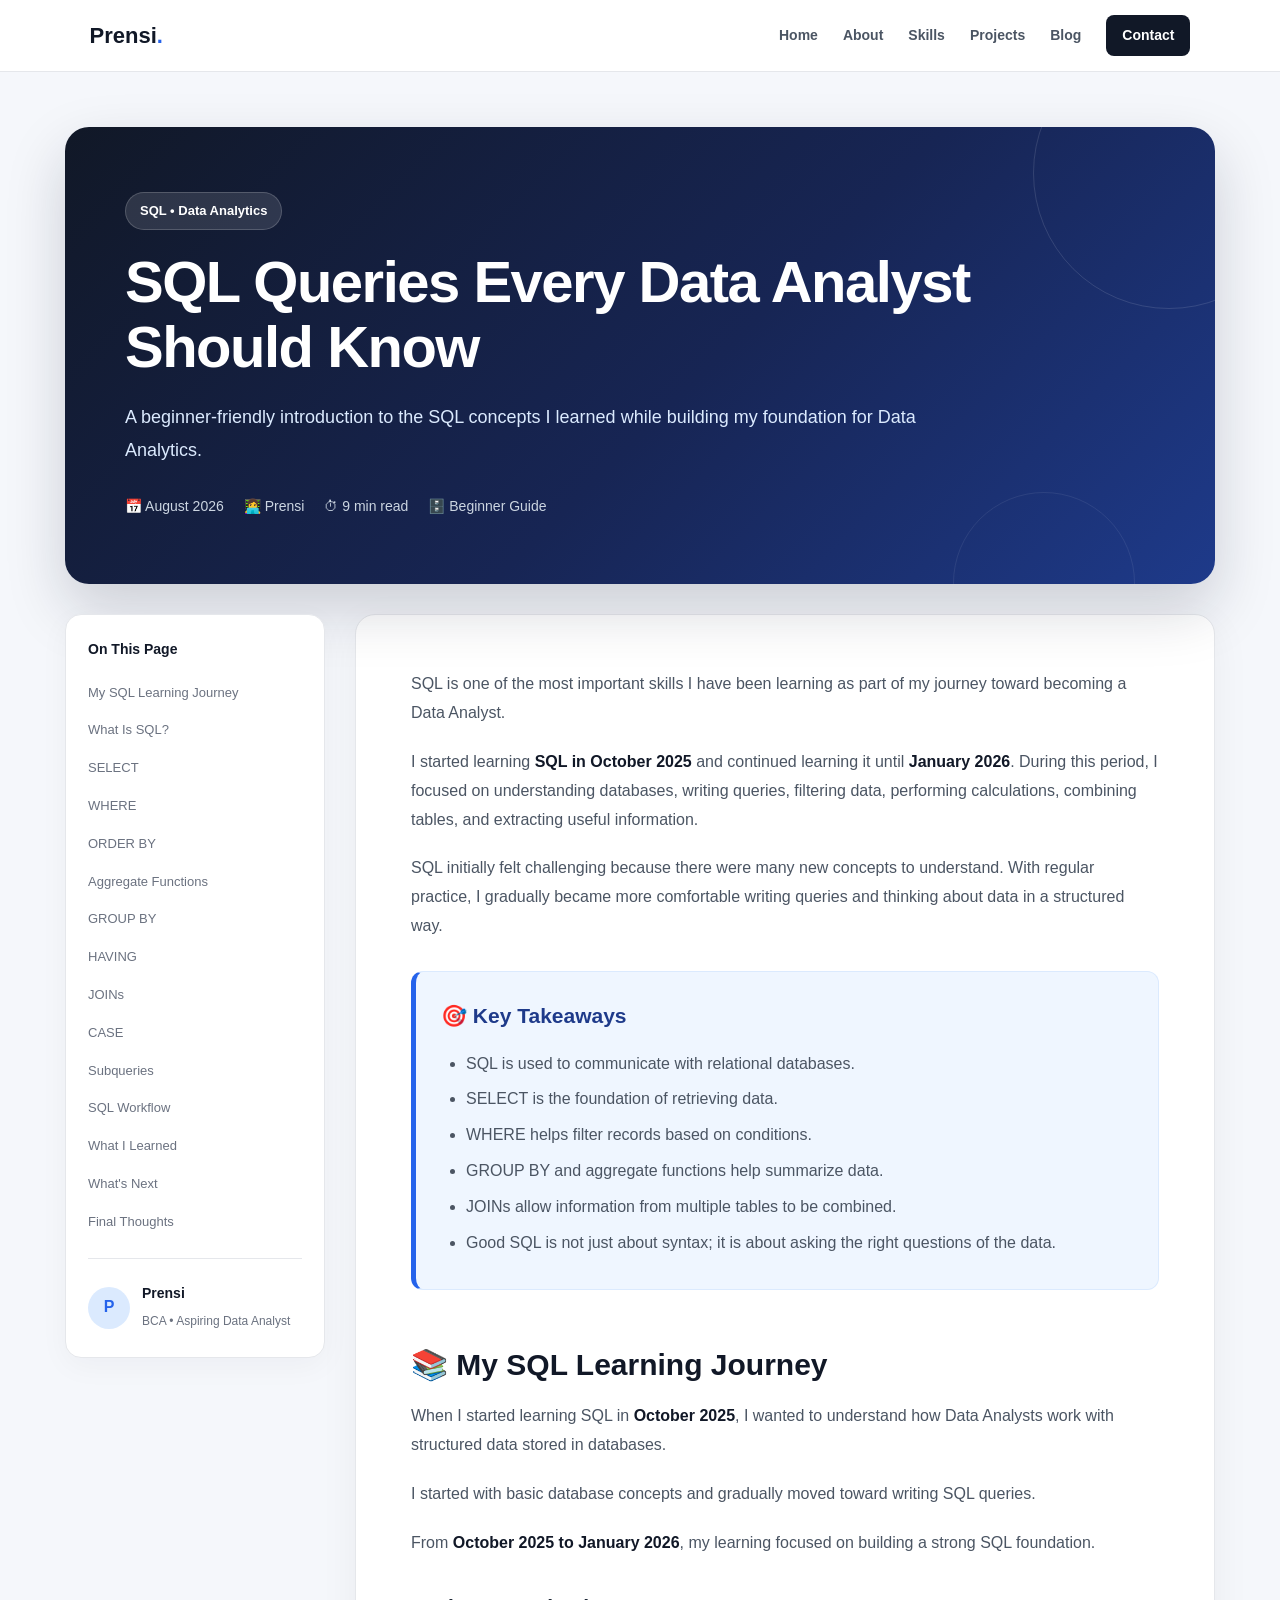
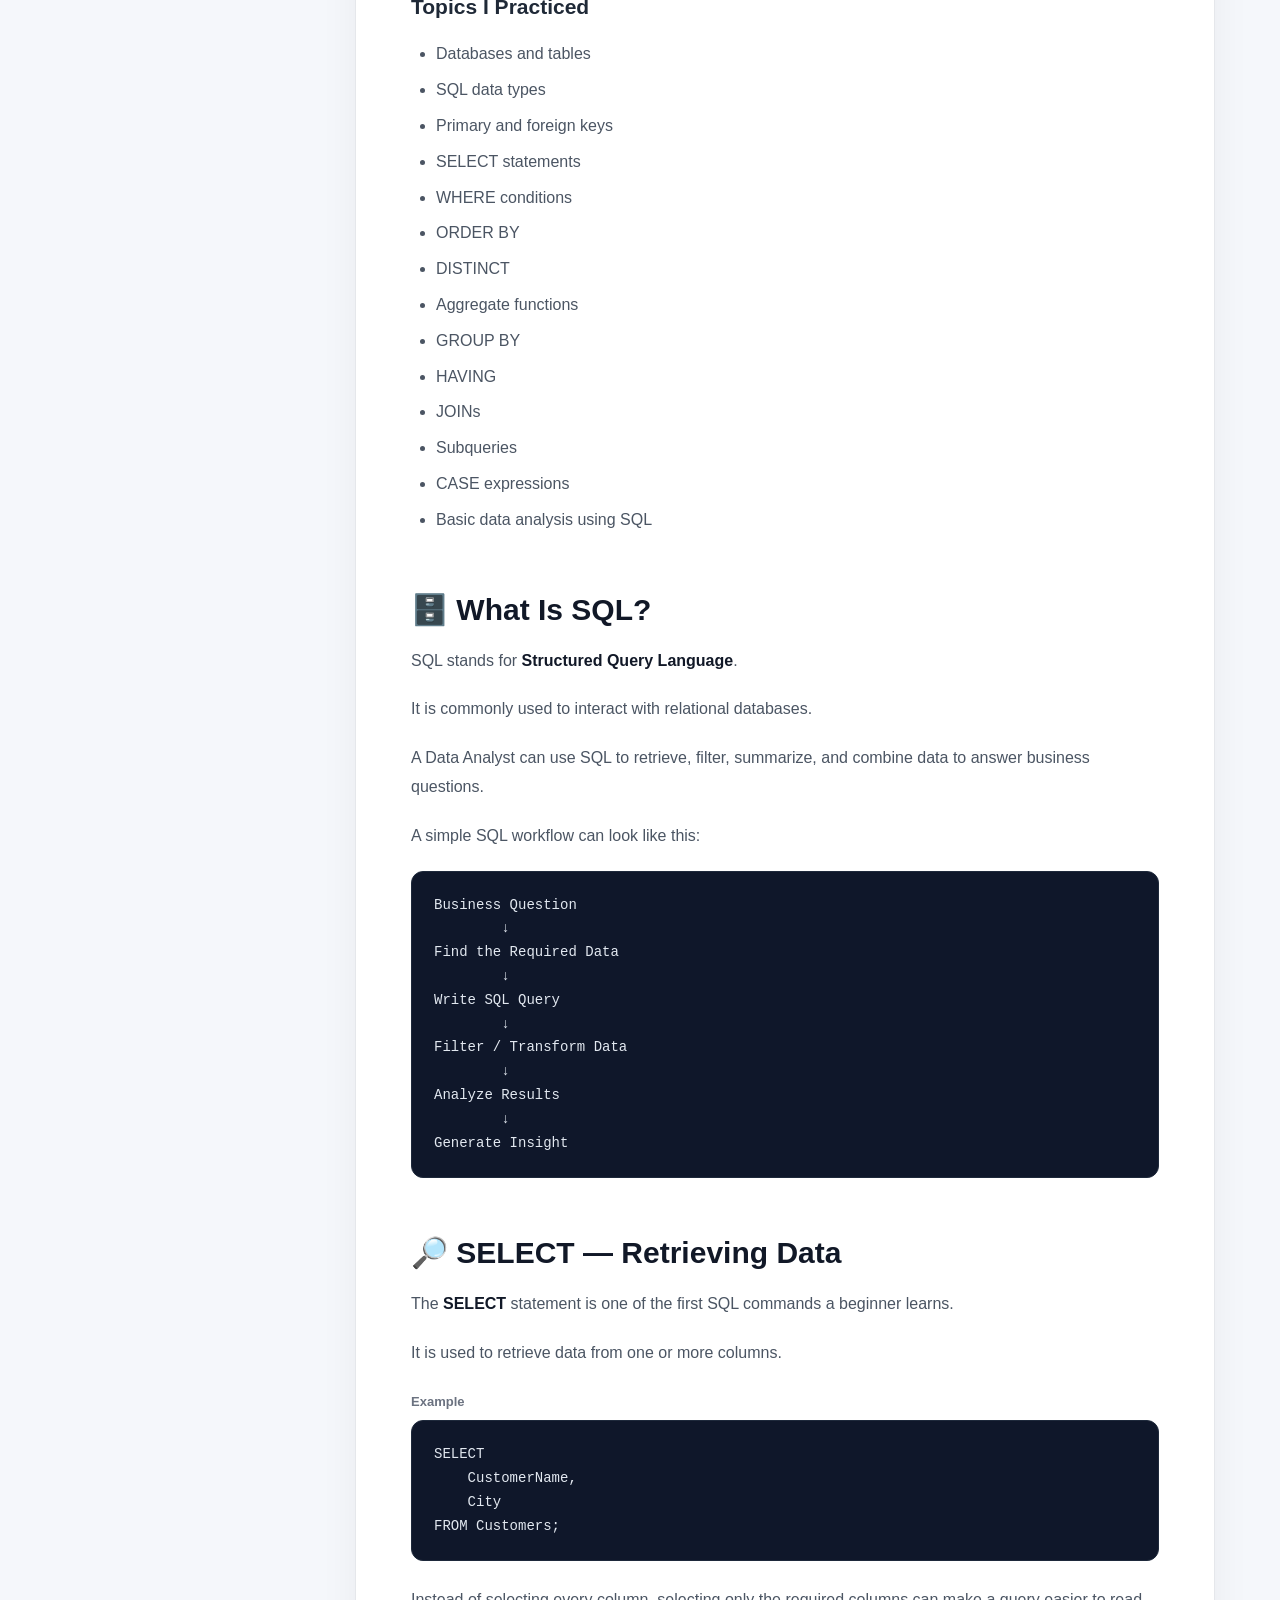
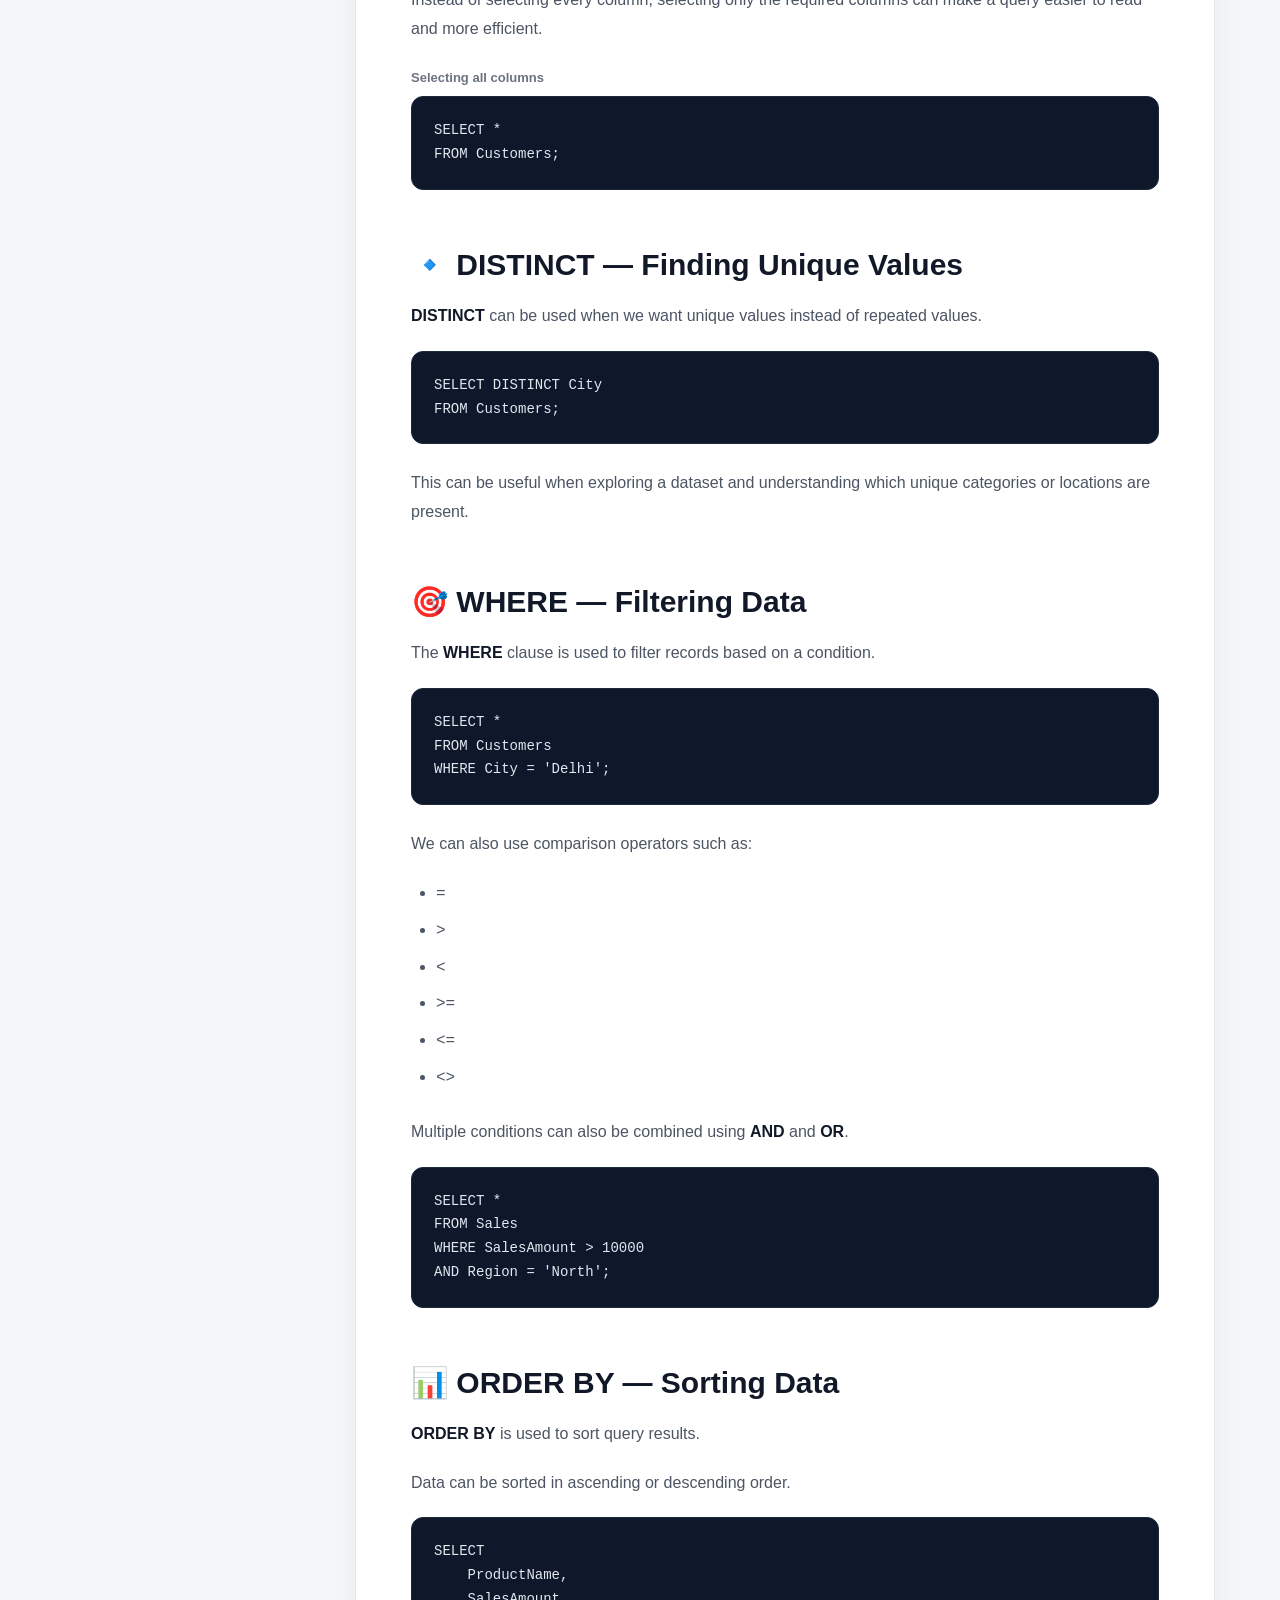
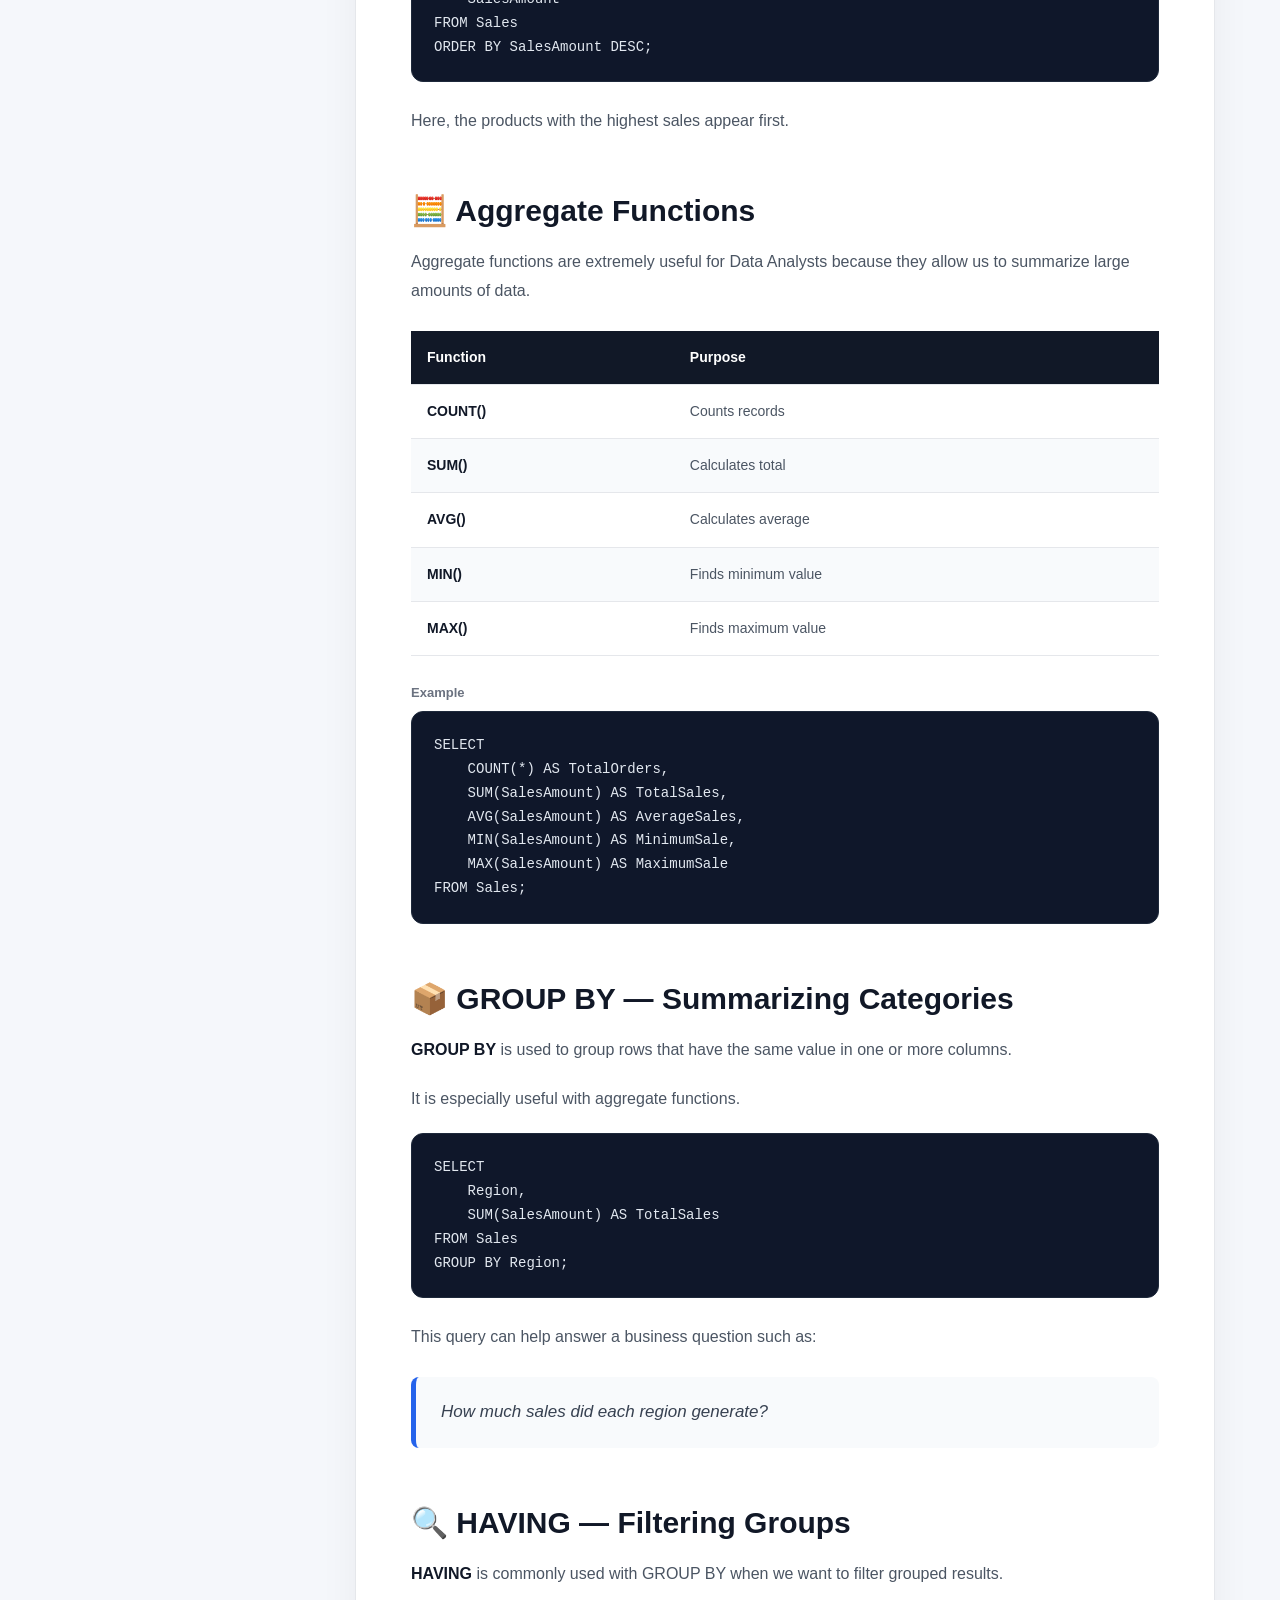
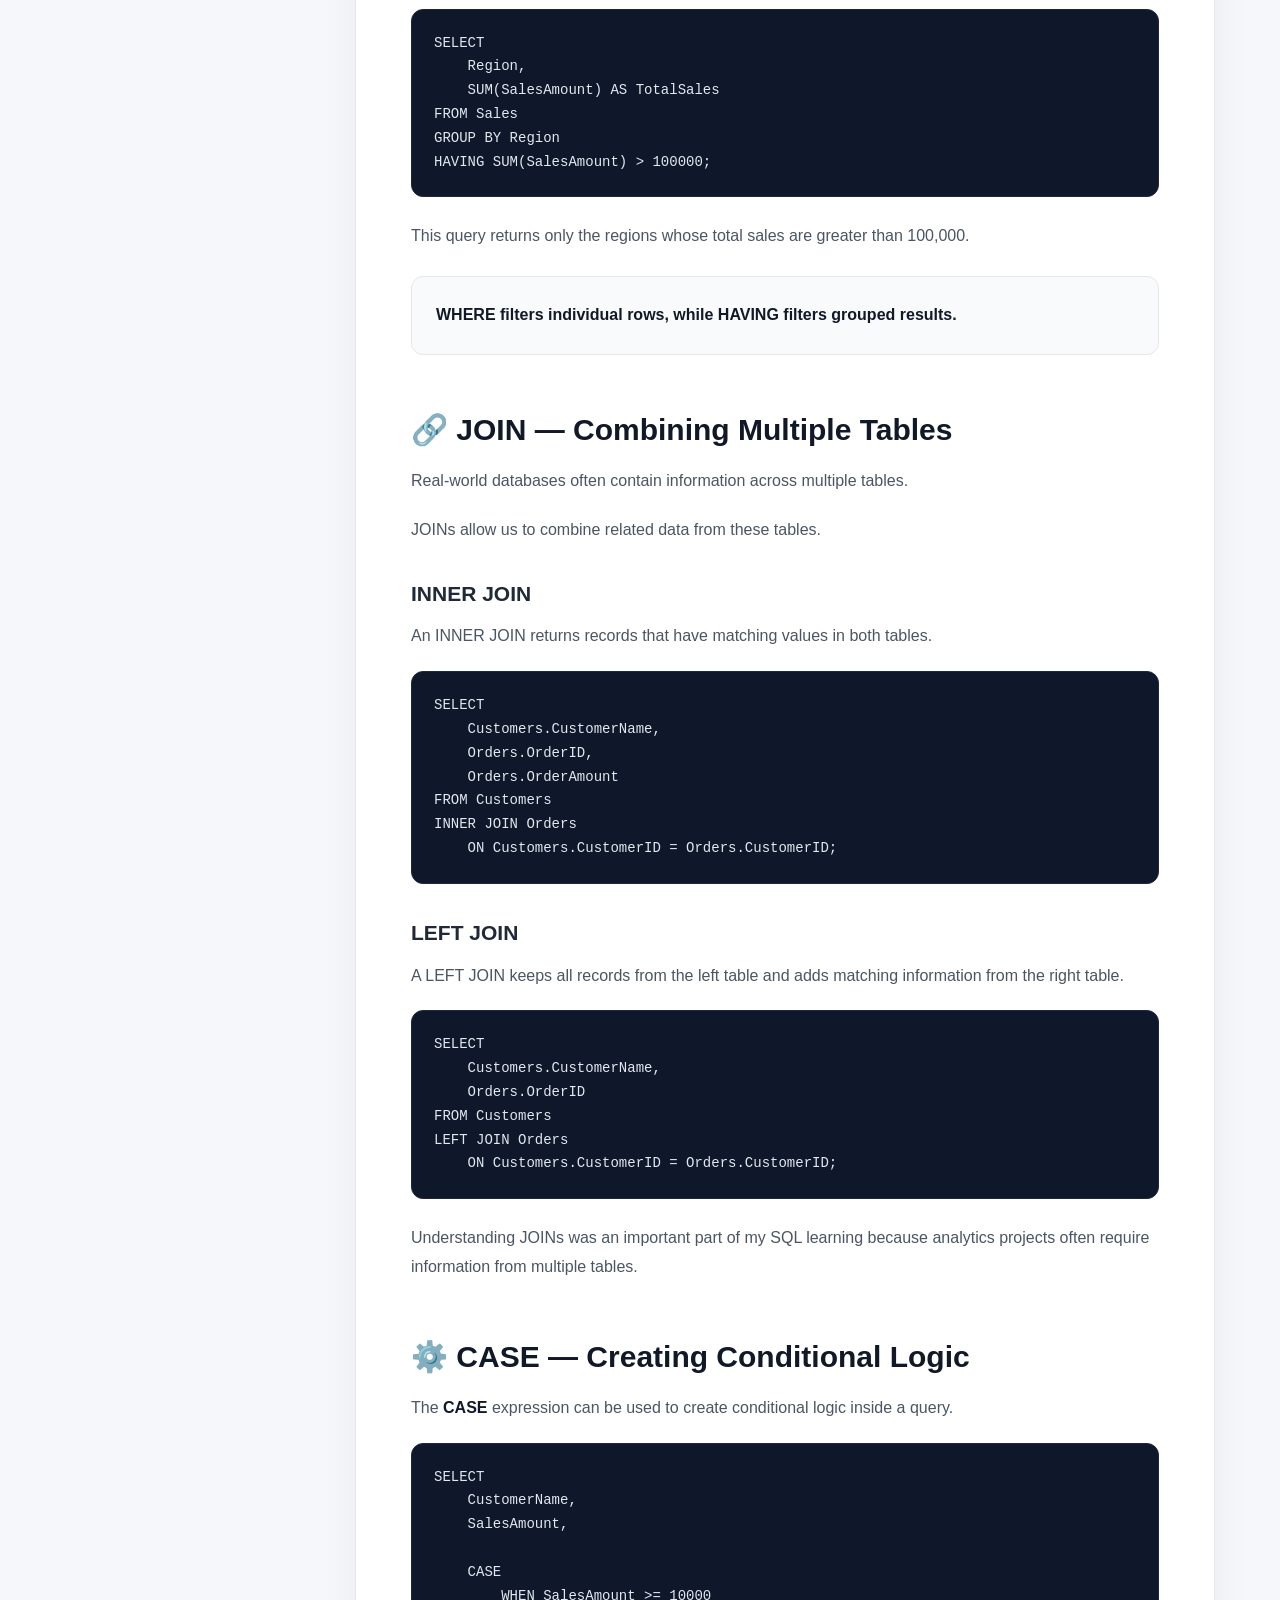
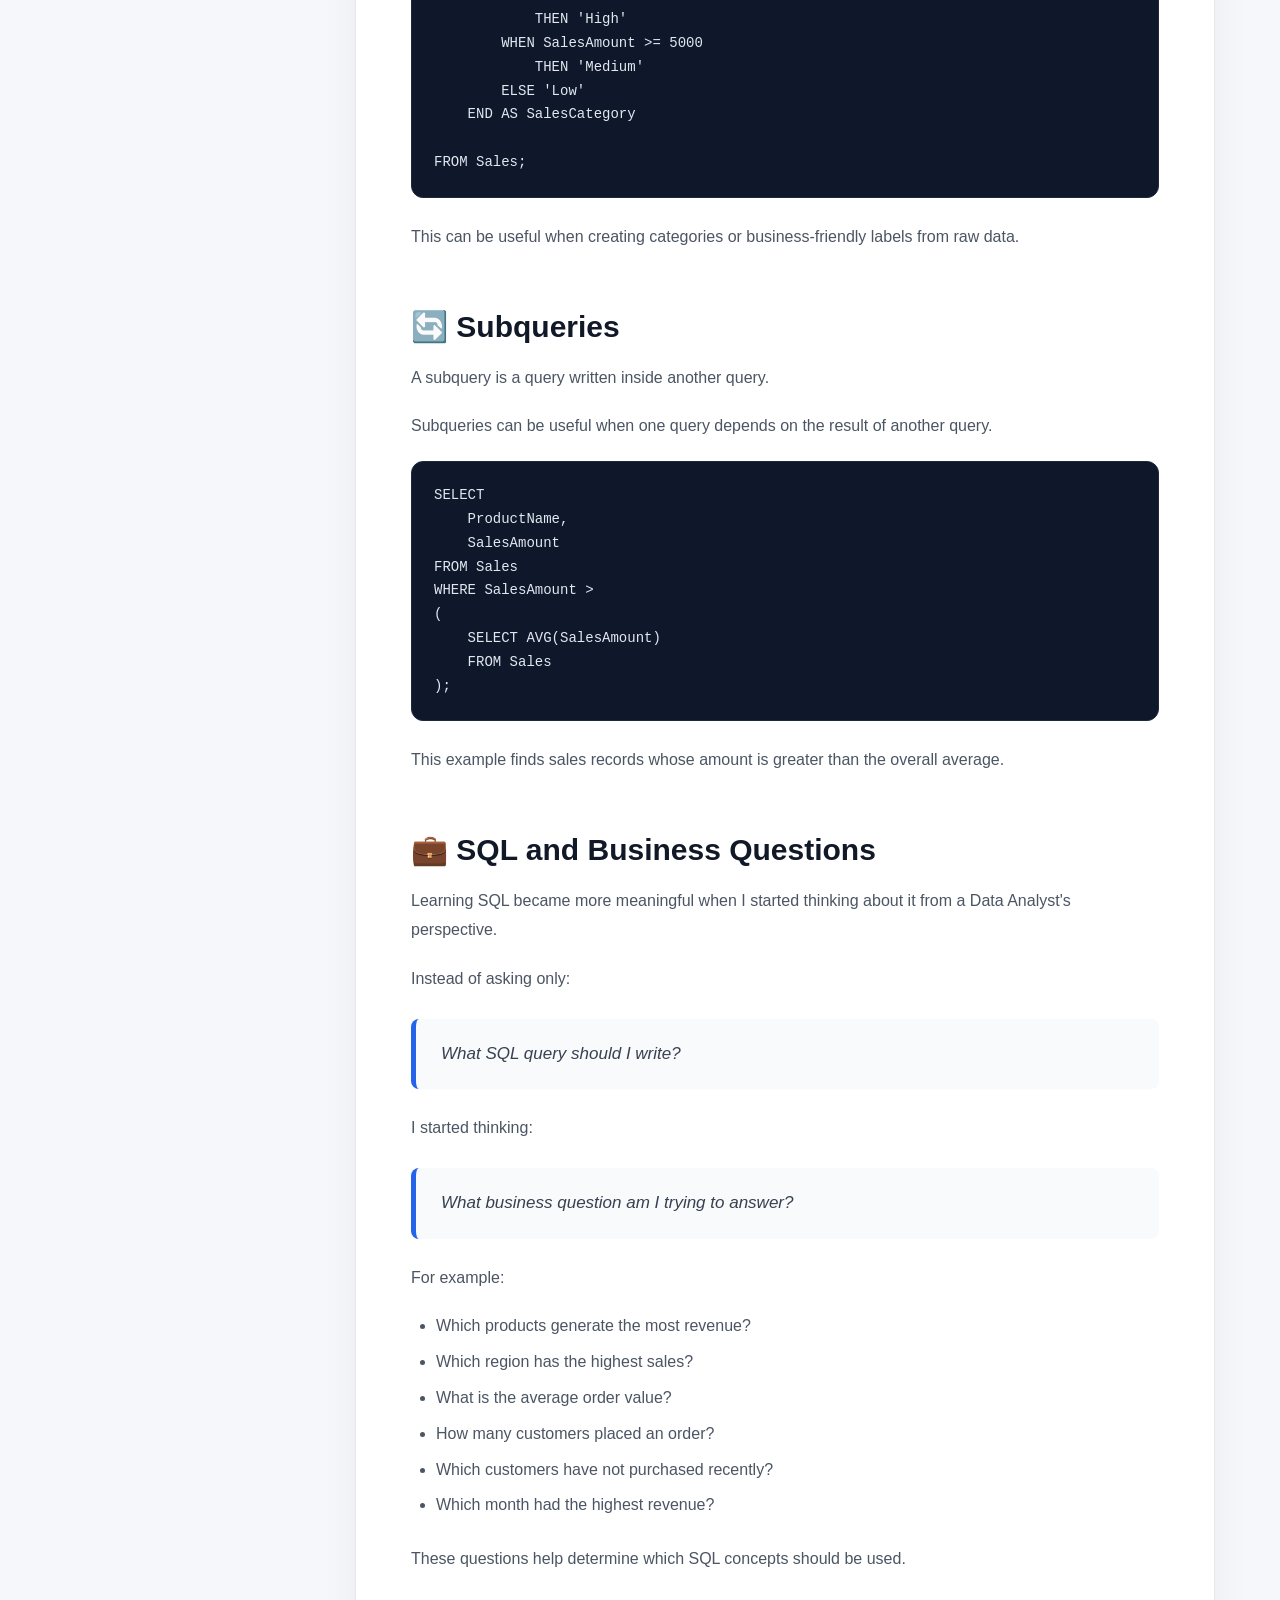
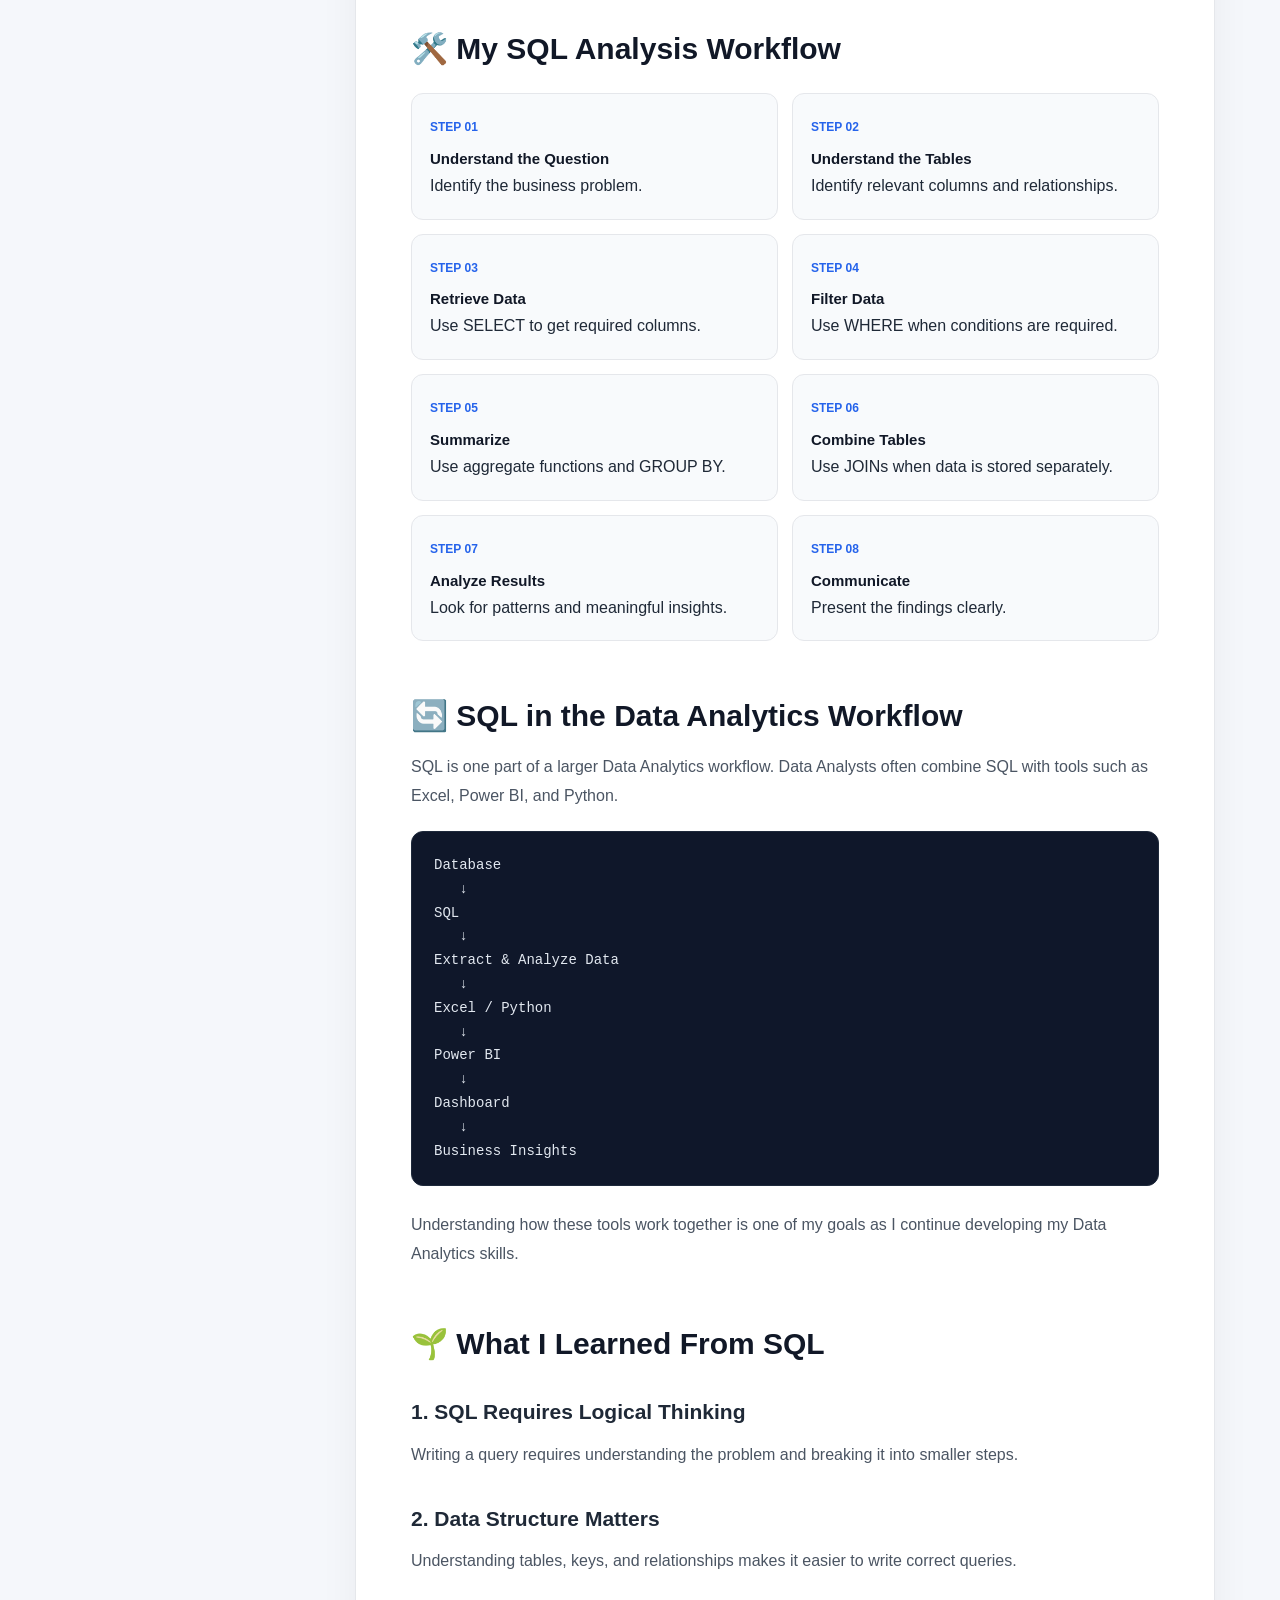
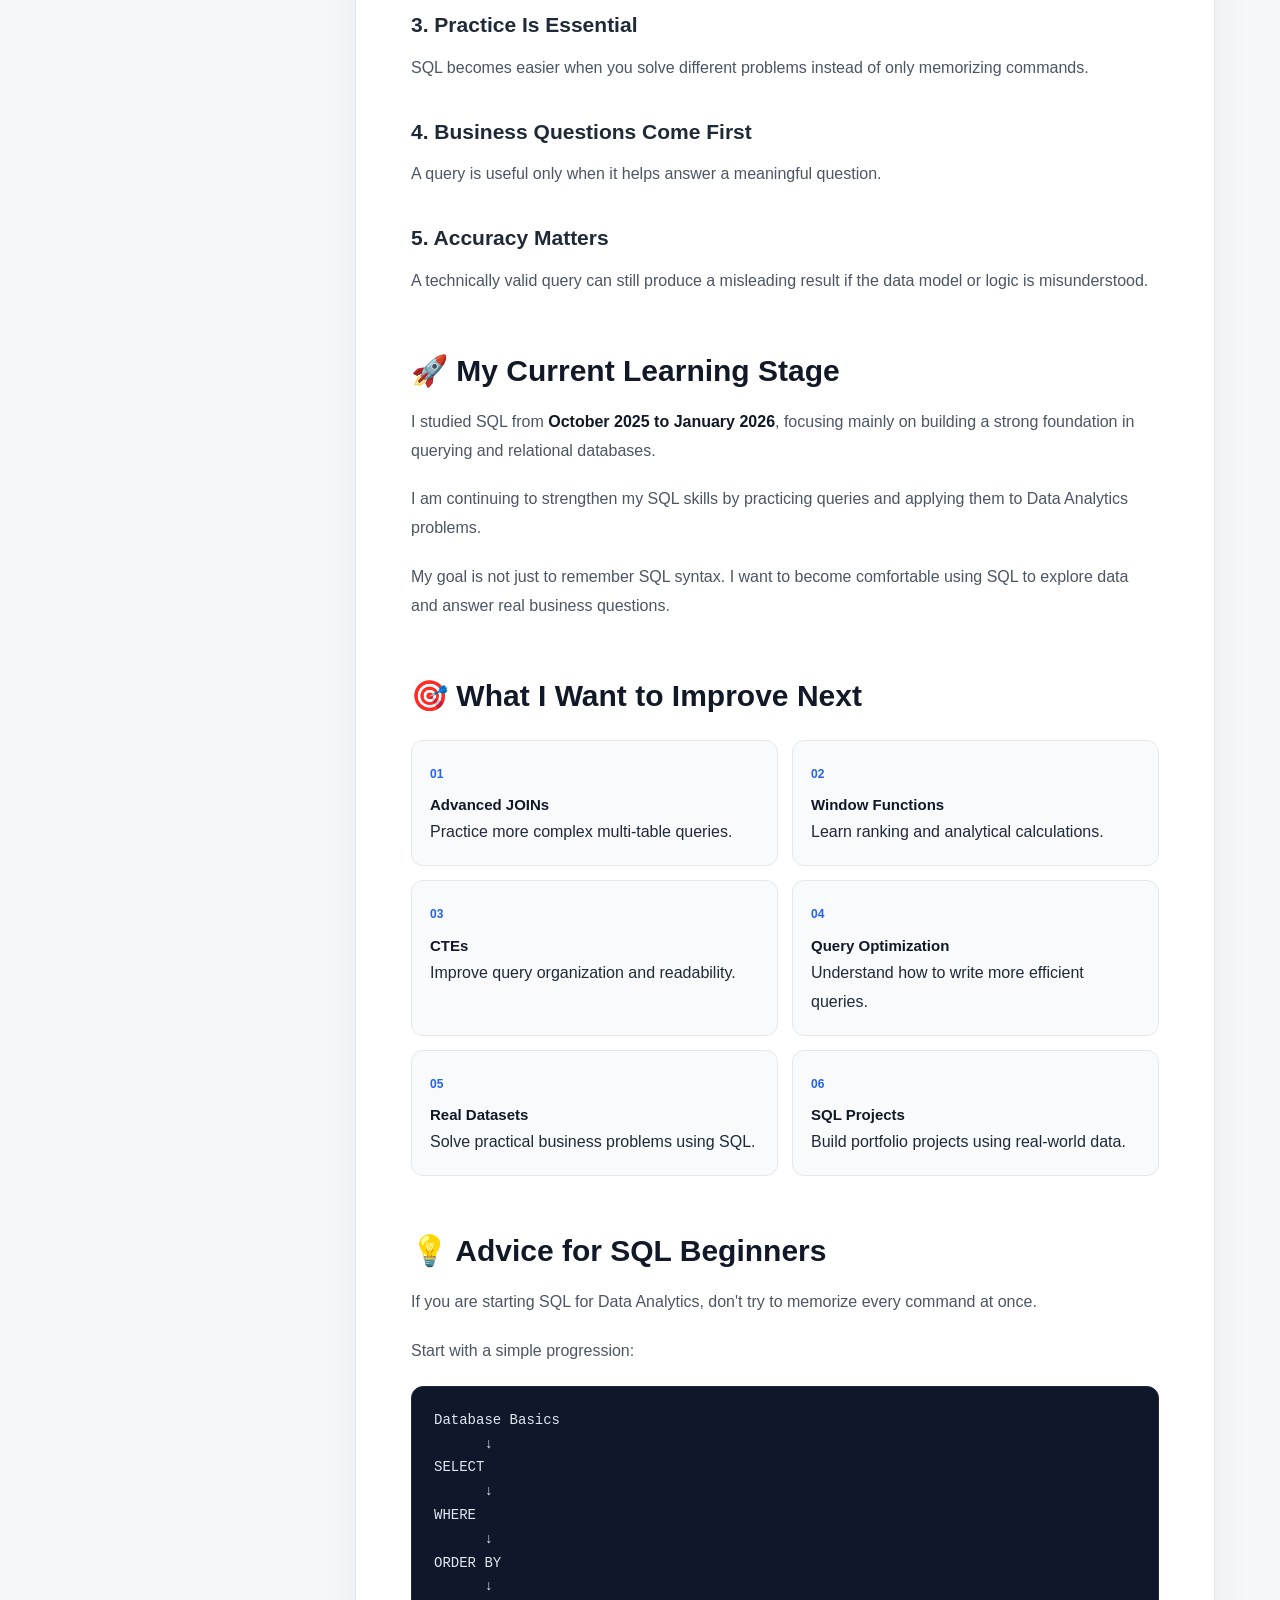
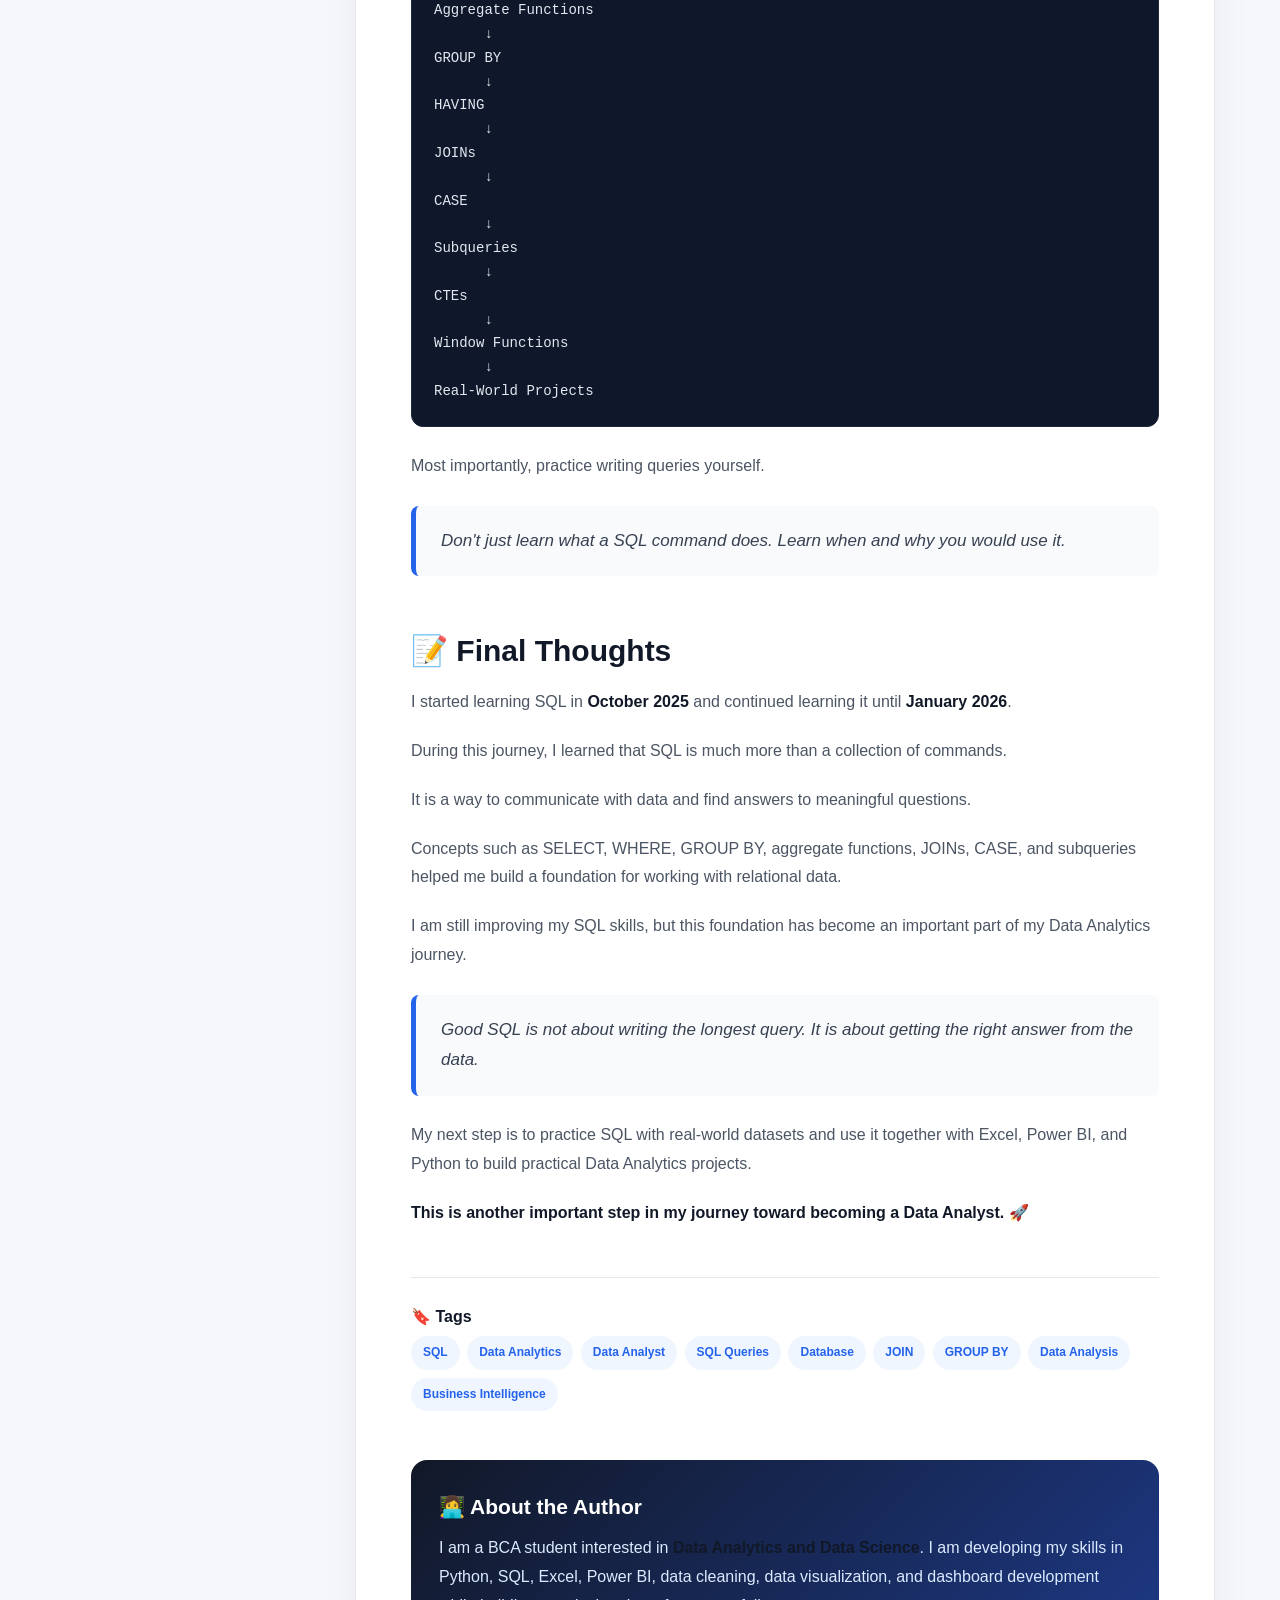
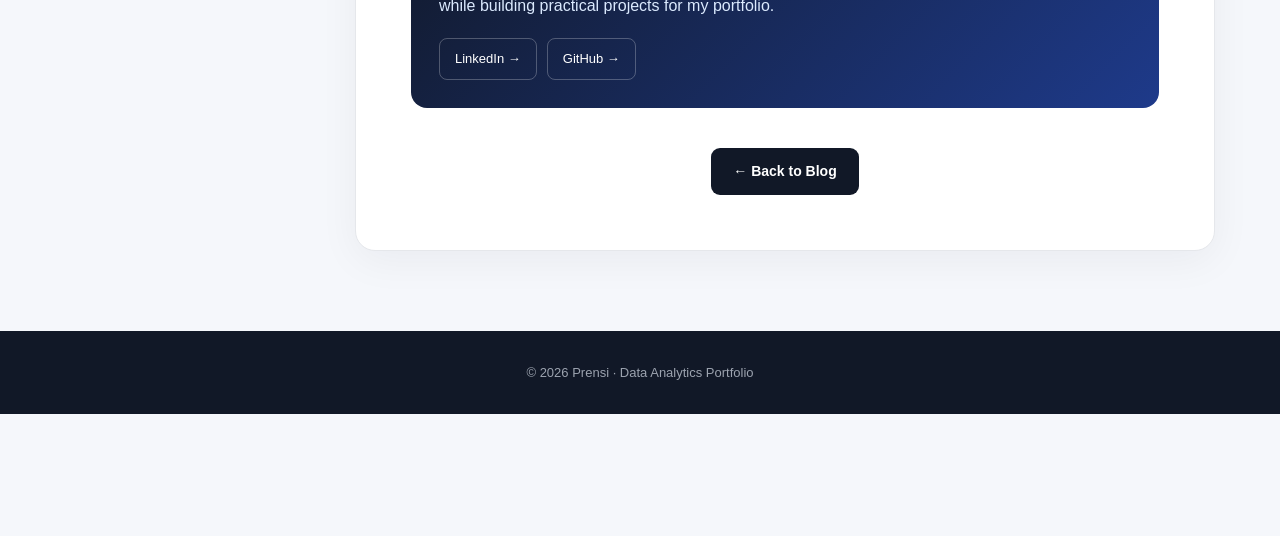
<file: templates/blog3.html>
<!doctype html>
<html lang="en">
  <head>
    <meta charset="UTF-8" />
    <meta name="viewport" content="width=device-width, initial-scale=1.0" />

    <title>SQL Queries Every Data Analyst Should Know | Prensi</title>

    <meta
      name="description"
      content="A beginner-friendly SQL learning journey covering SELECT, WHERE, GROUP BY, ORDER BY, aggregate functions and JOINs for Data Analytics."
    />

    <meta
      name="keywords"
      content="SQL, SQL for Data Analysts, Data Analytics, SELECT, JOIN, GROUP BY, ORDER BY, SQL Queries, Database"
    />

    <meta name="author" content="Prensi" />
    <style>
      * {
        margin: 0;
        padding: 0;
        box-sizing: border-box;
      }

      html {
        scroll-behavior: smooth;
        width: 100%;
        overflow-x: hidden;
      }

      body {
        width: 100%;
        max-width: 100%;
        overflow-x: hidden;

        font-family:
          Inter,
          -apple-system,
          BlinkMacSystemFont,
          "Segoe UI",
          Arial,
          sans-serif;

        background: #f5f7fb;
        color: #1f2937;
        line-height: 1.8;
      }

      a {
        text-decoration: none;
      }

      img {
        max-width: 100%;
        height: auto;
      }

      /* ================= NAVBAR ================= */

      .navbar {
        position: sticky;
        top: 0;
        z-index: 1000;

        width: 100%;

        background: rgba(255, 255, 255, 0.94);
        backdrop-filter: blur(12px);

        border-bottom: 1px solid #e5e7eb;

        padding: 15px 7%;
      }

      .nav-container {
        width: 100%;
        max-width: 1200px;

        margin: auto;

        display: flex;
        align-items: center;
        justify-content: space-between;

        min-width: 0;
      }

      .logo {
        font-size: 22px;
        font-weight: 800;
        color: #111827;

        white-space: nowrap;
      }

      .logo span {
        color: #2563eb;
      }

      .nav-links {
        display: flex;
        align-items: center;
        gap: 25px;

        min-width: 0;
      }

      .nav-links a {
        color: #4b5563;
        font-size: 14px;
        font-weight: 600;
        transition: 0.3s;

        white-space: nowrap;
      }

      .nav-links a:hover {
        color: #2563eb;
      }

      .nav-cta {
        background: #111827;
        color: white !important;

        padding: 8px 16px;
        border-radius: 8px;
      }

      .nav-cta:hover {
        background: #2563eb;
      }

      /* ================= HERO ================= */

      .hero {
        width: 100%;
        max-width: 1200px;

        margin: 55px auto 30px;

        padding: 0 25px;
      }

      .hero-card {
        position: relative;
        overflow: hidden;

        width: 100%;
        max-width: 100%;

        background: linear-gradient(
          135deg,
          #111827 0%,
          #172554 55%,
          #1e3a8a 100%
        );

        color: white;

        border-radius: 24px;

        padding: 65px 60px;

        box-shadow: 0 25px 60px rgba(15, 23, 42, 0.18);
      }

      .hero-card::after {
        content: "";

        position: absolute;

        width: 270px;
        height: 270px;

        border-radius: 50%;

        border: 1px solid rgba(255, 255, 255, 0.12);

        right: -90px;
        top: -90px;

        pointer-events: none;
      }

      .hero-card::before {
        content: "";

        position: absolute;

        width: 180px;
        height: 180px;

        border-radius: 50%;

        border: 1px solid rgba(255, 255, 255, 0.08);

        right: 80px;
        bottom: -90px;

        pointer-events: none;
      }

      .hero-content {
        position: relative;
        z-index: 2;

        width: 100%;
        max-width: 900px;
        min-width: 0;
      }

      .category {
        display: inline-block;

        background: rgba(255, 255, 255, 0.12);

        border: 1px solid rgba(255, 255, 255, 0.18);

        padding: 6px 14px;

        border-radius: 30px;

        font-size: 13px;
        font-weight: 600;

        margin-bottom: 20px;
      }

      .hero h1 {
        max-width: 100%;

        font-size: clamp(36px, 5vw, 58px);

        line-height: 1.12;

        letter-spacing: -1.5px;

        margin-bottom: 22px;

        overflow-wrap: anywhere;
      }

      .hero-description {
        color: #dbeafe;

        font-size: 18px;

        max-width: 800px;

        margin-bottom: 28px;

        overflow-wrap: anywhere;
      }

      .hero-meta {
        display: flex;

        flex-wrap: wrap;

        gap: 20px;

        color: #cbd5e1;

        font-size: 14px;
      }

      /* ================= PAGE ================= */

      .page-layout {
        width: 100%;
        max-width: 1200px;

        margin: 30px auto 80px;

        padding: 0 25px;

        display: grid;

        grid-template-columns: 260px minmax(0, 1fr);

        gap: 30px;

        align-items: start;
      }

      /* ================= SIDEBAR ================= */

      .sidebar {
        position: sticky;
        top: 90px;

        min-width: 0;
      }

      .sidebar-card {
        background: white;

        border: 1px solid #e5e7eb;

        border-radius: 16px;

        padding: 22px;

        box-shadow: 0 8px 30px rgba(15, 23, 42, 0.04);
      }

      .sidebar-title {
        font-size: 14px;

        font-weight: 800;

        color: #111827;

        margin-bottom: 15px;
      }

      .toc {
        list-style: none;
      }

      .toc li {
        margin-bottom: 9px;
      }

      .toc a {
        color: #6b7280;

        font-size: 13px;

        transition: 0.25s;

        overflow-wrap: anywhere;
      }

      .toc a:hover {
        color: #2563eb;
      }

      .sidebar-divider {
        height: 1px;

        background: #e5e7eb;

        margin: 22px 0;
      }

      .profile-mini {
        display: flex;

        gap: 12px;

        align-items: center;

        min-width: 0;
      }

      .profile-avatar {
        width: 42px;
        height: 42px;

        flex: 0 0 42px;

        border-radius: 50%;

        background: #dbeafe;

        display: flex;

        align-items: center;
        justify-content: center;

        color: #2563eb;

        font-weight: 800;
      }

      .profile-mini strong {
        display: block;

        color: #111827;

        font-size: 14px;
      }

      .profile-mini span {
        color: #6b7280;

        font-size: 12px;
      }

      /* ================= ARTICLE ================= */

      .article {
        width: 100%;
        min-width: 0;

        background: white;

        border: 1px solid #e5e7eb;

        border-radius: 20px;

        padding: 55px;

        box-shadow: 0 10px 40px rgba(15, 23, 42, 0.05);
      }

      .article p {
        color: #4b5563;

        font-size: 16px;

        margin-bottom: 20px;

        overflow-wrap: anywhere;
        word-break: normal;
      }

      .article h2 {
        color: #111827;

        font-size: 30px;

        line-height: 1.3;

        margin-top: 55px;

        margin-bottom: 18px;

        overflow-wrap: anywhere;
      }

      .article h3 {
        color: #1f2937;

        font-size: 21px;

        margin-top: 30px;

        margin-bottom: 10px;

        overflow-wrap: anywhere;
      }

      .article ul,
      .article ol {
        margin: 15px 0 25px 25px;

        color: #4b5563;

        max-width: 100%;
      }

      .article li {
        margin-bottom: 7px;

        overflow-wrap: anywhere;
      }

      strong {
        color: #111827;

        overflow-wrap: anywhere;
      }

      /* ================= TAKEAWAYS ================= */

      .takeaways {
        width: 100%;
        max-width: 100%;

        background: #eff6ff;

        border: 1px solid #dbeafe;

        border-left: 5px solid #2563eb;

        border-radius: 12px;

        padding: 25px;

        margin: 30px 0 40px;

        overflow: hidden;
      }

      .takeaways h3 {
        color: #1e3a8a;

        margin-top: 0;
      }

      .takeaways ul {
        margin-bottom: 0;
      }

      /* ================= HIGHLIGHT ================= */

      .highlight {
        width: 100%;
        max-width: 100%;

        background: #f8fafc;

        border: 1px solid #e5e7eb;

        border-radius: 12px;

        padding: 24px;

        margin: 25px 0;

        overflow: hidden;
      }

      /* ================= SQL CODE ================= */

      .code-title {
        color: #6b7280;

        font-size: 13px;

        font-weight: 700;

        margin-top: 22px;

        margin-bottom: 7px;
      }

      pre {
        width: 100%;
        max-width: 100%;

        background: #0f172a;

        color: #e2e8f0;

        border-radius: 12px;

        padding: 22px;

        overflow-x: auto;
        overflow-y: hidden;

        font-size: 14px;

        line-height: 1.7;

        margin-bottom: 25px;

        border: 1px solid #1e293b;

        white-space: pre;
      }

      code {
        font-family: Consolas, "Courier New", monospace;

        overflow-wrap: normal;
      }

      /* ================= QUOTE ================= */

      blockquote {
        width: 100%;
        max-width: 100%;

        background: #f8fafc;

        border-left: 5px solid #2563eb;

        padding: 20px 25px;

        border-radius: 8px;

        margin: 25px 0;

        color: #374151;

        font-style: italic;

        font-size: 17px;

        overflow-wrap: anywhere;
      }

      /* ================= TABLE ================= */

      .table-wrapper {
        width: 100%;
        max-width: 100%;

        overflow-x: auto;
        overflow-y: hidden;

        -webkit-overflow-scrolling: touch;

        margin: 25px 0;
      }

      table {
        width: 100%;

        border-collapse: collapse;

        min-width: 550px;
      }

      th,
      td {
        padding: 14px 16px;

        text-align: left;

        border-bottom: 1px solid #e5e7eb;

        white-space: nowrap;
      }

      th {
        background: #111827;

        color: white;

        font-size: 14px;
      }

      td {
        color: #4b5563;

        font-size: 14px;
      }

      tr:nth-child(even) td {
        background: #f8fafc;
      }

      /* ================= SQL FLOW ================= */

      .sql-flow {
        width: 100%;
        max-width: 100%;

        display: grid;

        grid-template-columns: repeat(2, minmax(0, 1fr));

        gap: 14px;

        margin: 25px 0;
      }

      .sql-item {
        min-width: 0;

        background: #f8fafc;

        border: 1px solid #e5e7eb;

        padding: 18px;

        border-radius: 12px;

        transition: 0.25s;

        overflow-wrap: anywhere;
      }

      .sql-item:hover {
        transform: translateY(-2px);

        border-color: #bfdbfe;
      }

      .sql-number {
        color: #2563eb;

        font-size: 12px;

        font-weight: 800;
      }

      .sql-item strong {
        display: block;

        margin-top: 4px;

        font-size: 15px;
      }

      /* ================= TAGS ================= */

      .tags {
        border-top: 1px solid #e5e7eb;

        margin-top: 50px;

        padding-top: 25px;

        max-width: 100%;
      }

      .tag {
        display: inline-block;

        background: #eff6ff;

        color: #2563eb;

        padding: 6px 12px;

        border-radius: 20px;

        font-size: 12px;

        font-weight: 600;

        margin: 4px 3px 4px 0;

        max-width: 100%;

        overflow-wrap: anywhere;
      }

      /* ================= AUTHOR ================= */

      .author-card {
        width: 100%;
        max-width: 100%;

        margin-top: 45px;

        padding: 28px;

        background: linear-gradient(135deg, #111827, #1e3a8a);

        border-radius: 16px;

        color: white;

        overflow: hidden;
      }

      .author-card h3 {
        color: white;

        margin-top: 0;

        margin-bottom: 8px;
      }

      .author-card p {
        color: #dbeafe;

        margin-bottom: 18px;
      }

      .author-buttons {
        display: flex;

        flex-wrap: wrap;

        gap: 10px;
      }

      .author-button {
        display: inline-block;

        padding: 8px 15px;

        border-radius: 8px;

        border: 1px solid rgba(255, 255, 255, 0.25);

        color: white;

        font-size: 13px;

        transition: 0.25s;

        max-width: 100%;
      }

      .author-button:hover {
        background: white;

        color: #111827;
      }

      /* ================= BACK BUTTON ================= */

      .back-section {
        margin-top: 40px;

        text-align: center;
      }

      .back-button {
        display: inline-block;

        background: #111827;

        color: white;

        padding: 11px 22px;

        border-radius: 9px;

        font-size: 14px;

        font-weight: 600;

        transition: 0.25s;
      }

      .back-button:hover {
        background: #2563eb;

        transform: translateY(-1px);
      }

      /* ================= FOOTER ================= */

      footer {
        width: 100%;

        background: #111827;

        color: #9ca3af;

        text-align: center;

        padding: 30px 20px;

        font-size: 13px;

        overflow-wrap: anywhere;
      }

      /* ================= TABLET ================= */

      @media (max-width: 950px) {
        .page-layout {
          grid-template-columns: 1fr;

          padding: 0 20px;
        }

        .sidebar {
          position: static;
        }

        .sidebar-card {
          display: none;
        }

        .nav-links {
          gap: 14px;
        }

        .nav-links a:not(.nav-cta) {
          display: none;
        }

        .article {
          padding: 42px;
        }

        .hero-card {
          padding: 50px 42px;
        }
      }

      /* ================= MOBILE ================= */

      @media (max-width: 700px) {
        .navbar {
          padding: 13px 16px;
        }

        .nav-container {
          gap: 10px;
        }

        .logo {
          font-size: 20px;
        }

        .nav-links {
          gap: 8px;
        }

        .nav-cta {
          padding: 7px 12px;
          font-size: 12px !important;
        }

        /* HERO */

        .hero {
          width: 100%;

          margin: 25px auto 20px;

          padding: 0 12px;
        }

        .hero-card {
          width: 100%;

          padding: 38px 24px;

          border-radius: 18px;
        }

        .hero h1 {
          font-size: clamp(30px, 9vw, 42px);

          letter-spacing: -0.8px;

          line-height: 1.15;
        }

        .hero-description {
          font-size: 15px;

          line-height: 1.7;
        }

        .hero-meta {
          flex-direction: column;

          align-items: flex-start;

          gap: 6px;

          font-size: 13px;
        }

        /* PAGE */

        .page-layout {
          width: 100%;

          display: block;

          margin: 20px auto 50px;

          padding: 0 12px;
        }

        /* ARTICLE */

        .article {
          width: 100%;

          padding: 28px 20px;

          border-radius: 16px;
        }

        .article p {
          font-size: 15px;

          line-height: 1.75;
        }

        .article h2 {
          font-size: 25px;

          line-height: 1.3;

          margin-top: 40px;

          margin-bottom: 16px;
        }

        .article h3 {
          font-size: 19px;

          line-height: 1.4;
        }

        .article ul,
        .article ol {
          margin-left: 20px;

          padding-right: 2px;
        }

        /* TAKEAWAYS */

        .takeaways {
          padding: 20px;

          margin: 25px 0 30px;
        }

        /* HIGHLIGHT */

        .highlight {
          padding: 20px;
        }

        /* SQL FLOW */

        .sql-flow {
          grid-template-columns: 1fr;

          gap: 12px;
        }

        .sql-item {
          padding: 16px;
        }

        /* CODE */

        pre {
          padding: 16px;

          font-size: 12px;

          line-height: 1.6;

          border-radius: 10px;

          -webkit-overflow-scrolling: touch;
        }

        /* TABLE */

        .table-wrapper {
          margin-left: 0;
          margin-right: 0;

          width: 100%;
        }

        table {
          min-width: 550px;
        }

        /* QUOTE */

        blockquote {
          padding: 16px 18px;

          font-size: 15px;
        }

        /* AUTHOR */

        .author-card {
          padding: 22px;

          margin-top: 35px;
        }

        .author-buttons {
          flex-direction: column;

          align-items: stretch;
        }

        .author-button {
          text-align: center;
        }

        /* TAGS */

        .tags {
          margin-top: 35px;
        }
      }

      /* ================= SMALL MOBILE ================= */

      @media (max-width: 450px) {
        .navbar {
          padding: 12px 14px;
        }

        .logo {
          font-size: 18px;
        }

        .nav-cta {
          padding: 7px 10px;
        }

        .hero {
          padding: 0 10px;

          margin-top: 18px;
        }

        .hero-card {
          padding: 32px 20px;

          border-radius: 16px;
        }

        .hero h1 {
          font-size: 31px;

          line-height: 1.15;
        }

        .hero-description {
          font-size: 14px;

          line-height: 1.7;
        }

        .page-layout {
          padding: 0 10px;
        }

        .article {
          padding: 24px 16px;

          border-radius: 14px;
        }

        .article p {
          font-size: 14.5px;

          line-height: 1.75;
        }

        .article h2 {
          font-size: 23px;

          margin-top: 36px;
        }

        .article h3 {
          font-size: 18px;
        }

        .article ul,
        .article ol {
          margin-left: 18px;
        }

        .takeaways {
          padding: 17px;

          border-left-width: 4px;
        }

        .highlight {
          padding: 17px;
        }

        pre {
          padding: 14px;

          font-size: 11.5px;
        }

        .author-card {
          padding: 20px;
        }

        .back-button {
          width: 100%;

          max-width: 250px;
        }
      }

      /* ================= VERY SMALL DEVICES ================= */

      @media (max-width: 360px) {
        .logo {
          font-size: 17px;
        }

        .nav-cta {
          font-size: 11px !important;

          padding: 6px 9px;
        }

        .hero-card {
          padding: 28px 17px;
        }

        .hero h1 {
          font-size: 28px;
        }

        .article {
          padding: 21px 14px;
        }

        .article h2 {
          font-size: 21px;
        }

        .article p {
          font-size: 14px;
        }
      }
    </style>
  </head>

  <body>
    <!-- ================= NAVBAR ================= -->

    <nav class="navbar">
      <div class="nav-container">
        <a href="/" class="logo"> Prensi<span>.</span> </a>

        <div class="nav-links">
          <a href="/">Home</a>

          <a href="/#about">About</a>

          <a href="/#skills">Skills</a>

          <a href="/#projects">Projects</a>

          <a href="/#blog">Blog</a>

          <a href="/#contact" class="nav-cta"> Contact </a>
        </div>
      </div>
    </nav>

    <!-- ================= HERO ================= -->

    <section class="hero">
      <div class="hero-card">
        <div class="hero-content">
          <span class="category"> SQL • Data Analytics </span>

          <h1>SQL Queries Every Data Analyst Should Know</h1>

          <p class="hero-description">
            A beginner-friendly introduction to the SQL concepts I learned while
            building my foundation for Data Analytics.
          </p>

          <div class="hero-meta">
            <span>📅 August 2026</span>

            <span>👩‍💻 Prensi</span>

            <span>⏱ 9 min read</span>

            <span>🗄️ Beginner Guide</span>
          </div>
        </div>
      </div>
    </section>

    <!-- ================= MAIN ================= -->

    <div class="page-layout">
      <!-- SIDEBAR -->

      <aside class="sidebar">
        <div class="sidebar-card">
          <div class="sidebar-title">On This Page</div>

          <ul class="toc">
            <li>
              <a href="#journey"> My SQL Learning Journey </a>
            </li>

            <li>
              <a href="#what-is"> What Is SQL? </a>
            </li>

            <li>
              <a href="#select"> SELECT </a>
            </li>

            <li>
              <a href="#where"> WHERE </a>
            </li>

            <li>
              <a href="#order"> ORDER BY </a>
            </li>

            <li>
              <a href="#aggregate"> Aggregate Functions </a>
            </li>

            <li>
              <a href="#group"> GROUP BY </a>
            </li>

            <li>
              <a href="#having"> HAVING </a>
            </li>

            <li>
              <a href="#joins"> JOINs </a>
            </li>

            <li>
              <a href="#case"> CASE </a>
            </li>

            <li>
              <a href="#subquery"> Subqueries </a>
            </li>

            <li>
              <a href="#workflow"> SQL Workflow </a>
            </li>

            <li>
              <a href="#learning"> What I Learned </a>
            </li>

            <li>
              <a href="#next"> What's Next </a>
            </li>

            <li>
              <a href="#conclusion"> Final Thoughts </a>
            </li>
          </ul>

          <div class="sidebar-divider"></div>

          <div class="profile-mini">
            <div class="profile-avatar">P</div>

            <div>
              <strong> Prensi </strong>

              <span> BCA • Aspiring Data Analyst </span>
            </div>
          </div>
        </div>
      </aside>

      <!-- ================= ARTICLE ================= -->

      <article class="article">
        <p>
          SQL is one of the most important skills I have been learning as part
          of my journey toward becoming a Data Analyst.
        </p>

        <p>
          I started learning <strong>SQL in October 2025</strong>
          and continued learning it until
          <strong>January 2026</strong>. During this period, I focused on
          understanding databases, writing queries, filtering data, performing
          calculations, combining tables, and extracting useful information.
        </p>

        <p>
          SQL initially felt challenging because there were many new concepts to
          understand. With regular practice, I gradually became more comfortable
          writing queries and thinking about data in a structured way.
        </p>

        <!-- TAKEAWAYS -->

        <div class="takeaways">
          <h3>🎯 Key Takeaways</h3>

          <ul>
            <li>SQL is used to communicate with relational databases.</li>

            <li>SELECT is the foundation of retrieving data.</li>

            <li>WHERE helps filter records based on conditions.</li>

            <li>GROUP BY and aggregate functions help summarize data.</li>

            <li>
              JOINs allow information from multiple tables to be combined.
            </li>

            <li>
              Good SQL is not just about syntax; it is about asking the right
              questions of the data.
            </li>
          </ul>
        </div>

        <!-- JOURNEY -->

        <h2 id="journey">📚 My SQL Learning Journey</h2>

        <p>
          When I started learning SQL in
          <strong>October 2025</strong>, I wanted to understand how Data
          Analysts work with structured data stored in databases.
        </p>

        <p>
          I started with basic database concepts and gradually moved toward
          writing SQL queries.
        </p>

        <p>
          From <strong>October 2025 to January 2026</strong>, my learning
          focused on building a strong SQL foundation.
        </p>

        <h3>Topics I Practiced</h3>

        <ul>
          <li>Databases and tables</li>

          <li>SQL data types</li>

          <li>Primary and foreign keys</li>

          <li>SELECT statements</li>

          <li>WHERE conditions</li>

          <li>ORDER BY</li>

          <li>DISTINCT</li>

          <li>Aggregate functions</li>

          <li>GROUP BY</li>

          <li>HAVING</li>

          <li>JOINs</li>

          <li>Subqueries</li>

          <li>CASE expressions</li>

          <li>Basic data analysis using SQL</li>
        </ul>

        <!-- WHAT IS SQL -->

        <h2 id="what-is">🗄️ What Is SQL?</h2>

        <p>SQL stands for <strong>Structured Query Language</strong>.</p>

        <p>It is commonly used to interact with relational databases.</p>

        <p>
          A Data Analyst can use SQL to retrieve, filter, summarize, and combine
          data to answer business questions.
        </p>

        <p>A simple SQL workflow can look like this:</p>

        <pre><code>Business Question
        ↓
Find the Required Data
        ↓
Write SQL Query
        ↓
Filter / Transform Data
        ↓
Analyze Results
        ↓
Generate Insight</code></pre>

        <!-- SELECT -->

        <h2 id="select">🔎 SELECT — Retrieving Data</h2>

        <p>
          The <strong>SELECT</strong> statement is one of the first SQL commands
          a beginner learns.
        </p>

        <p>It is used to retrieve data from one or more columns.</p>

        <div class="code-title">Example</div>

        <pre><code>SELECT
    CustomerName,
    City
FROM Customers;</code></pre>

        <p>
          Instead of selecting every column, selecting only the required columns
          can make a query easier to read and more efficient.
        </p>

        <div class="code-title">Selecting all columns</div>

        <pre><code>SELECT *
FROM Customers;</code></pre>

        <!-- DISTINCT -->

        <h2>🔹 DISTINCT — Finding Unique Values</h2>

        <p>
          <strong>DISTINCT</strong> can be used when we want unique values
          instead of repeated values.
        </p>

        <pre><code>SELECT DISTINCT City
FROM Customers;</code></pre>

        <p>
          This can be useful when exploring a dataset and understanding which
          unique categories or locations are present.
        </p>

        <!-- WHERE -->

        <h2 id="where">🎯 WHERE — Filtering Data</h2>

        <p>
          The <strong>WHERE</strong> clause is used to filter records based on a
          condition.
        </p>

        <pre><code>SELECT *
FROM Customers
WHERE City = 'Delhi';</code></pre>

        <p>We can also use comparison operators such as:</p>

        <ul>
          <li><code>=</code></li>

          <li><code>&gt;</code></li>

          <li><code>&lt;</code></li>

          <li><code>&gt;=</code></li>

          <li><code>&lt;=</code></li>

          <li><code>&lt;&gt;</code></li>
        </ul>

        <p>
          Multiple conditions can also be combined using
          <strong>AND</strong> and <strong>OR</strong>.
        </p>

        <pre><code>SELECT *
FROM Sales
WHERE SalesAmount > 10000
AND Region = 'North';</code></pre>

        <!-- ORDER BY -->

        <h2 id="order">📊 ORDER BY — Sorting Data</h2>

        <p><strong>ORDER BY</strong> is used to sort query results.</p>

        <p>Data can be sorted in ascending or descending order.</p>

        <pre><code>SELECT
    ProductName,
    SalesAmount
FROM Sales
ORDER BY SalesAmount DESC;</code></pre>

        <p>Here, the products with the highest sales appear first.</p>

        <!-- AGGREGATES -->

        <h2 id="aggregate">🧮 Aggregate Functions</h2>

        <p>
          Aggregate functions are extremely useful for Data Analysts because
          they allow us to summarize large amounts of data.
        </p>

        <div class="table-wrapper">
          <table>
            <thead>
              <tr>
                <th>Function</th>

                <th>Purpose</th>
              </tr>
            </thead>

            <tbody>
              <tr>
                <td>
                  <strong>COUNT()</strong>
                </td>

                <td>Counts records</td>
              </tr>

              <tr>
                <td>
                  <strong>SUM()</strong>
                </td>

                <td>Calculates total</td>
              </tr>

              <tr>
                <td>
                  <strong>AVG()</strong>
                </td>

                <td>Calculates average</td>
              </tr>

              <tr>
                <td>
                  <strong>MIN()</strong>
                </td>

                <td>Finds minimum value</td>
              </tr>

              <tr>
                <td>
                  <strong>MAX()</strong>
                </td>

                <td>Finds maximum value</td>
              </tr>
            </tbody>
          </table>
        </div>

        <div class="code-title">Example</div>

        <pre><code>SELECT
    COUNT(*) AS TotalOrders,
    SUM(SalesAmount) AS TotalSales,
    AVG(SalesAmount) AS AverageSales,
    MIN(SalesAmount) AS MinimumSale,
    MAX(SalesAmount) AS MaximumSale
FROM Sales;</code></pre>

        <!-- GROUP BY -->

        <h2 id="group">📦 GROUP BY — Summarizing Categories</h2>

        <p>
          <strong>GROUP BY</strong> is used to group rows that have the same
          value in one or more columns.
        </p>

        <p>It is especially useful with aggregate functions.</p>

        <pre><code>SELECT
    Region,
    SUM(SalesAmount) AS TotalSales
FROM Sales
GROUP BY Region;</code></pre>

        <p>This query can help answer a business question such as:</p>

        <blockquote>How much sales did each region generate?</blockquote>

        <!-- HAVING -->

        <h2 id="having">🔍 HAVING — Filtering Groups</h2>

        <p>
          <strong>HAVING</strong> is commonly used with GROUP BY when we want to
          filter grouped results.
        </p>

        <pre><code>SELECT
    Region,
    SUM(SalesAmount) AS TotalSales
FROM Sales
GROUP BY Region
HAVING SUM(SalesAmount) > 100000;</code></pre>

        <p>
          This query returns only the regions whose total sales are greater than
          100,000.
        </p>

        <div class="highlight">
          <strong>
            WHERE filters individual rows, while HAVING filters grouped results.
          </strong>
        </div>

        <!-- JOINS -->

        <h2 id="joins">🔗 JOIN — Combining Multiple Tables</h2>

        <p>
          Real-world databases often contain information across multiple tables.
        </p>

        <p>JOINs allow us to combine related data from these tables.</p>

        <h3>INNER JOIN</h3>

        <p>
          An INNER JOIN returns records that have matching values in both
          tables.
        </p>

        <pre><code>SELECT
    Customers.CustomerName,
    Orders.OrderID,
    Orders.OrderAmount
FROM Customers
INNER JOIN Orders
    ON Customers.CustomerID = Orders.CustomerID;</code></pre>

        <h3>LEFT JOIN</h3>

        <p>
          A LEFT JOIN keeps all records from the left table and adds matching
          information from the right table.
        </p>

        <pre><code>SELECT
    Customers.CustomerName,
    Orders.OrderID
FROM Customers
LEFT JOIN Orders
    ON Customers.CustomerID = Orders.CustomerID;</code></pre>

        <p>
          Understanding JOINs was an important part of my SQL learning because
          analytics projects often require information from multiple tables.
        </p>

        <!-- CASE -->

        <h2 id="case">⚙️ CASE — Creating Conditional Logic</h2>

        <p>
          The <strong>CASE</strong> expression can be used to create conditional
          logic inside a query.
        </p>

        <pre><code>SELECT
    CustomerName,
    SalesAmount,

    CASE
        WHEN SalesAmount >= 10000
            THEN 'High'
        WHEN SalesAmount >= 5000
            THEN 'Medium'
        ELSE 'Low'
    END AS SalesCategory

FROM Sales;</code></pre>

        <p>
          This can be useful when creating categories or business-friendly
          labels from raw data.
        </p>

        <!-- SUBQUERY -->

        <h2 id="subquery">🔄 Subqueries</h2>

        <p>A subquery is a query written inside another query.</p>

        <p>
          Subqueries can be useful when one query depends on the result of
          another query.
        </p>

        <pre><code>SELECT
    ProductName,
    SalesAmount
FROM Sales
WHERE SalesAmount >
(
    SELECT AVG(SalesAmount)
    FROM Sales
);</code></pre>

        <p>
          This example finds sales records whose amount is greater than the
          overall average.
        </p>

        <!-- BUSINESS QUESTIONS -->

        <h2>💼 SQL and Business Questions</h2>

        <p>
          Learning SQL became more meaningful when I started thinking about it
          from a Data Analyst's perspective.
        </p>

        <p>Instead of asking only:</p>

        <blockquote>What SQL query should I write?</blockquote>

        <p>I started thinking:</p>

        <blockquote>What business question am I trying to answer?</blockquote>

        <p>For example:</p>

        <ul>
          <li>Which products generate the most revenue?</li>

          <li>Which region has the highest sales?</li>

          <li>What is the average order value?</li>

          <li>How many customers placed an order?</li>

          <li>Which customers have not purchased recently?</li>

          <li>Which month had the highest revenue?</li>
        </ul>

        <p>These questions help determine which SQL concepts should be used.</p>

        <!-- WORKFLOW -->

        <h2 id="workflow">🛠️ My SQL Analysis Workflow</h2>

        <div class="sql-flow">
          <div class="sql-item">
            <span class="sql-number"> STEP 01 </span>

            <strong> Understand the Question </strong>

            Identify the business problem.
          </div>

          <div class="sql-item">
            <span class="sql-number"> STEP 02 </span>

            <strong> Understand the Tables </strong>

            Identify relevant columns and relationships.
          </div>

          <div class="sql-item">
            <span class="sql-number"> STEP 03 </span>

            <strong> Retrieve Data </strong>

            Use SELECT to get required columns.
          </div>

          <div class="sql-item">
            <span class="sql-number"> STEP 04 </span>

            <strong> Filter Data </strong>

            Use WHERE when conditions are required.
          </div>

          <div class="sql-item">
            <span class="sql-number"> STEP 05 </span>

            <strong> Summarize </strong>

            Use aggregate functions and GROUP BY.
          </div>

          <div class="sql-item">
            <span class="sql-number"> STEP 06 </span>

            <strong> Combine Tables </strong>

            Use JOINs when data is stored separately.
          </div>

          <div class="sql-item">
            <span class="sql-number"> STEP 07 </span>

            <strong> Analyze Results </strong>

            Look for patterns and meaningful insights.
          </div>

          <div class="sql-item">
            <span class="sql-number"> STEP 08 </span>

            <strong> Communicate </strong>

            Present the findings clearly.
          </div>
        </div>

        <!-- SQL + OTHER TOOLS -->

        <h2>🔄 SQL in the Data Analytics Workflow</h2>

        <p>
          SQL is one part of a larger Data Analytics workflow. Data Analysts
          often combine SQL with tools such as Excel, Power BI, and Python.
        </p>

        <pre><code>Database
   ↓
SQL
   ↓
Extract & Analyze Data
   ↓
Excel / Python
   ↓
Power BI
   ↓
Dashboard
   ↓
Business Insights</code></pre>

        <p>
          Understanding how these tools work together is one of my goals as I
          continue developing my Data Analytics skills.
        </p>

        <!-- WHAT LEARNED -->

        <h2 id="learning">🌱 What I Learned From SQL</h2>

        <h3>1. SQL Requires Logical Thinking</h3>

        <p>
          Writing a query requires understanding the problem and breaking it
          into smaller steps.
        </p>

        <h3>2. Data Structure Matters</h3>

        <p>
          Understanding tables, keys, and relationships makes it easier to write
          correct queries.
        </p>

        <h3>3. Practice Is Essential</h3>

        <p>
          SQL becomes easier when you solve different problems instead of only
          memorizing commands.
        </p>

        <h3>4. Business Questions Come First</h3>

        <p>
          A query is useful only when it helps answer a meaningful question.
        </p>

        <h3>5. Accuracy Matters</h3>

        <p>
          A technically valid query can still produce a misleading result if the
          data model or logic is misunderstood.
        </p>

        <!-- CURRENT STAGE -->

        <h2>🚀 My Current Learning Stage</h2>

        <p>
          I studied SQL from
          <strong>October 2025 to January 2026</strong>, focusing mainly on
          building a strong foundation in querying and relational databases.
        </p>

        <p>
          I am continuing to strengthen my SQL skills by practicing queries and
          applying them to Data Analytics problems.
        </p>

        <p>
          My goal is not just to remember SQL syntax. I want to become
          comfortable using SQL to explore data and answer real business
          questions.
        </p>

        <!-- NEXT -->

        <h2 id="next">🎯 What I Want to Improve Next</h2>

        <div class="sql-flow">
          <div class="sql-item">
            <span class="sql-number"> 01 </span>

            <strong> Advanced JOINs </strong>

            Practice more complex multi-table queries.
          </div>

          <div class="sql-item">
            <span class="sql-number"> 02 </span>

            <strong> Window Functions </strong>

            Learn ranking and analytical calculations.
          </div>

          <div class="sql-item">
            <span class="sql-number"> 03 </span>

            <strong> CTEs </strong>

            Improve query organization and readability.
          </div>

          <div class="sql-item">
            <span class="sql-number"> 04 </span>

            <strong> Query Optimization </strong>

            Understand how to write more efficient queries.
          </div>

          <div class="sql-item">
            <span class="sql-number"> 05 </span>

            <strong> Real Datasets </strong>

            Solve practical business problems using SQL.
          </div>

          <div class="sql-item">
            <span class="sql-number"> 06 </span>

            <strong> SQL Projects </strong>

            Build portfolio projects using real-world data.
          </div>
        </div>

        <!-- BEGINNER ADVICE -->

        <h2>💡 Advice for SQL Beginners</h2>

        <p>
          If you are starting SQL for Data Analytics, don't try to memorize
          every command at once.
        </p>

        <p>Start with a simple progression:</p>

        <pre><code>Database Basics
      ↓
SELECT
      ↓
WHERE
      ↓
ORDER BY
      ↓
Aggregate Functions
      ↓
GROUP BY
      ↓
HAVING
      ↓
JOINs
      ↓
CASE
      ↓
Subqueries
      ↓
CTEs
      ↓
Window Functions
      ↓
Real-World Projects</code></pre>

        <p>Most importantly, practice writing queries yourself.</p>

        <blockquote>
          Don't just learn what a SQL command does. Learn when and why you would
          use it.
        </blockquote>

        <!-- CONCLUSION -->

        <h2 id="conclusion">📝 Final Thoughts</h2>

        <p>
          I started learning SQL in
          <strong>October 2025</strong> and continued learning it until
          <strong>January 2026</strong>.
        </p>

        <p>
          During this journey, I learned that SQL is much more than a collection
          of commands.
        </p>

        <p>
          It is a way to communicate with data and find answers to meaningful
          questions.
        </p>

        <p>
          Concepts such as SELECT, WHERE, GROUP BY, aggregate functions, JOINs,
          CASE, and subqueries helped me build a foundation for working with
          relational data.
        </p>

        <p>
          I am still improving my SQL skills, but this foundation has become an
          important part of my Data Analytics journey.
        </p>

        <blockquote>
          Good SQL is not about writing the longest query. It is about getting
          the right answer from the data.
        </blockquote>

        <p>
          My next step is to practice SQL with real-world datasets and use it
          together with Excel, Power BI, and Python to build practical Data
          Analytics projects.
        </p>

        <p>
          <strong>
            This is another important step in my journey toward becoming a Data
            Analyst. 🚀
          </strong>
        </p>

        <!-- TAGS -->

        <div class="tags">
          <strong> 🔖 Tags </strong>

          <br />

          <span class="tag"> SQL </span>

          <span class="tag"> Data Analytics </span>

          <span class="tag"> Data Analyst </span>

          <span class="tag"> SQL Queries </span>

          <span class="tag"> Database </span>

          <span class="tag"> JOIN </span>

          <span class="tag"> GROUP BY </span>

          <span class="tag"> Data Analysis </span>

          <span class="tag"> Business Intelligence </span>
        </div>

        <!-- AUTHOR -->

        <div class="author-card">
          <h3>👩‍💻 About the Author</h3>

          <p>
            I am a BCA student interested in
            <strong>Data Analytics and Data Science</strong>. I am developing my
            skills in Python, SQL, Excel, Power BI, data cleaning, data
            visualization, and dashboard development while building practical
            projects for my portfolio.
          </p>

          <div class="author-buttons">
            <a
              href="https://www.linkedin.com/in/prensi-6b0433383/"
              target="_blank"
              class="author-button"
            >
              LinkedIn →
            </a>

            <a
              href="https://github.com/prensi01"
              target="_blank"
              class="author-button"
            >
              GitHub →
            </a>
          </div>
        </div>

        <!-- BACK -->

        <div class="back-section">
          <a href="/#blog" class="back-button"> ← Back to Blog </a>
        </div>
      </article>
    </div>

    <!-- ================= FOOTER ================= -->

    <footer>© 2026 Prensi · Data Analytics Portfolio</footer>
  </body>
</html>
</file>
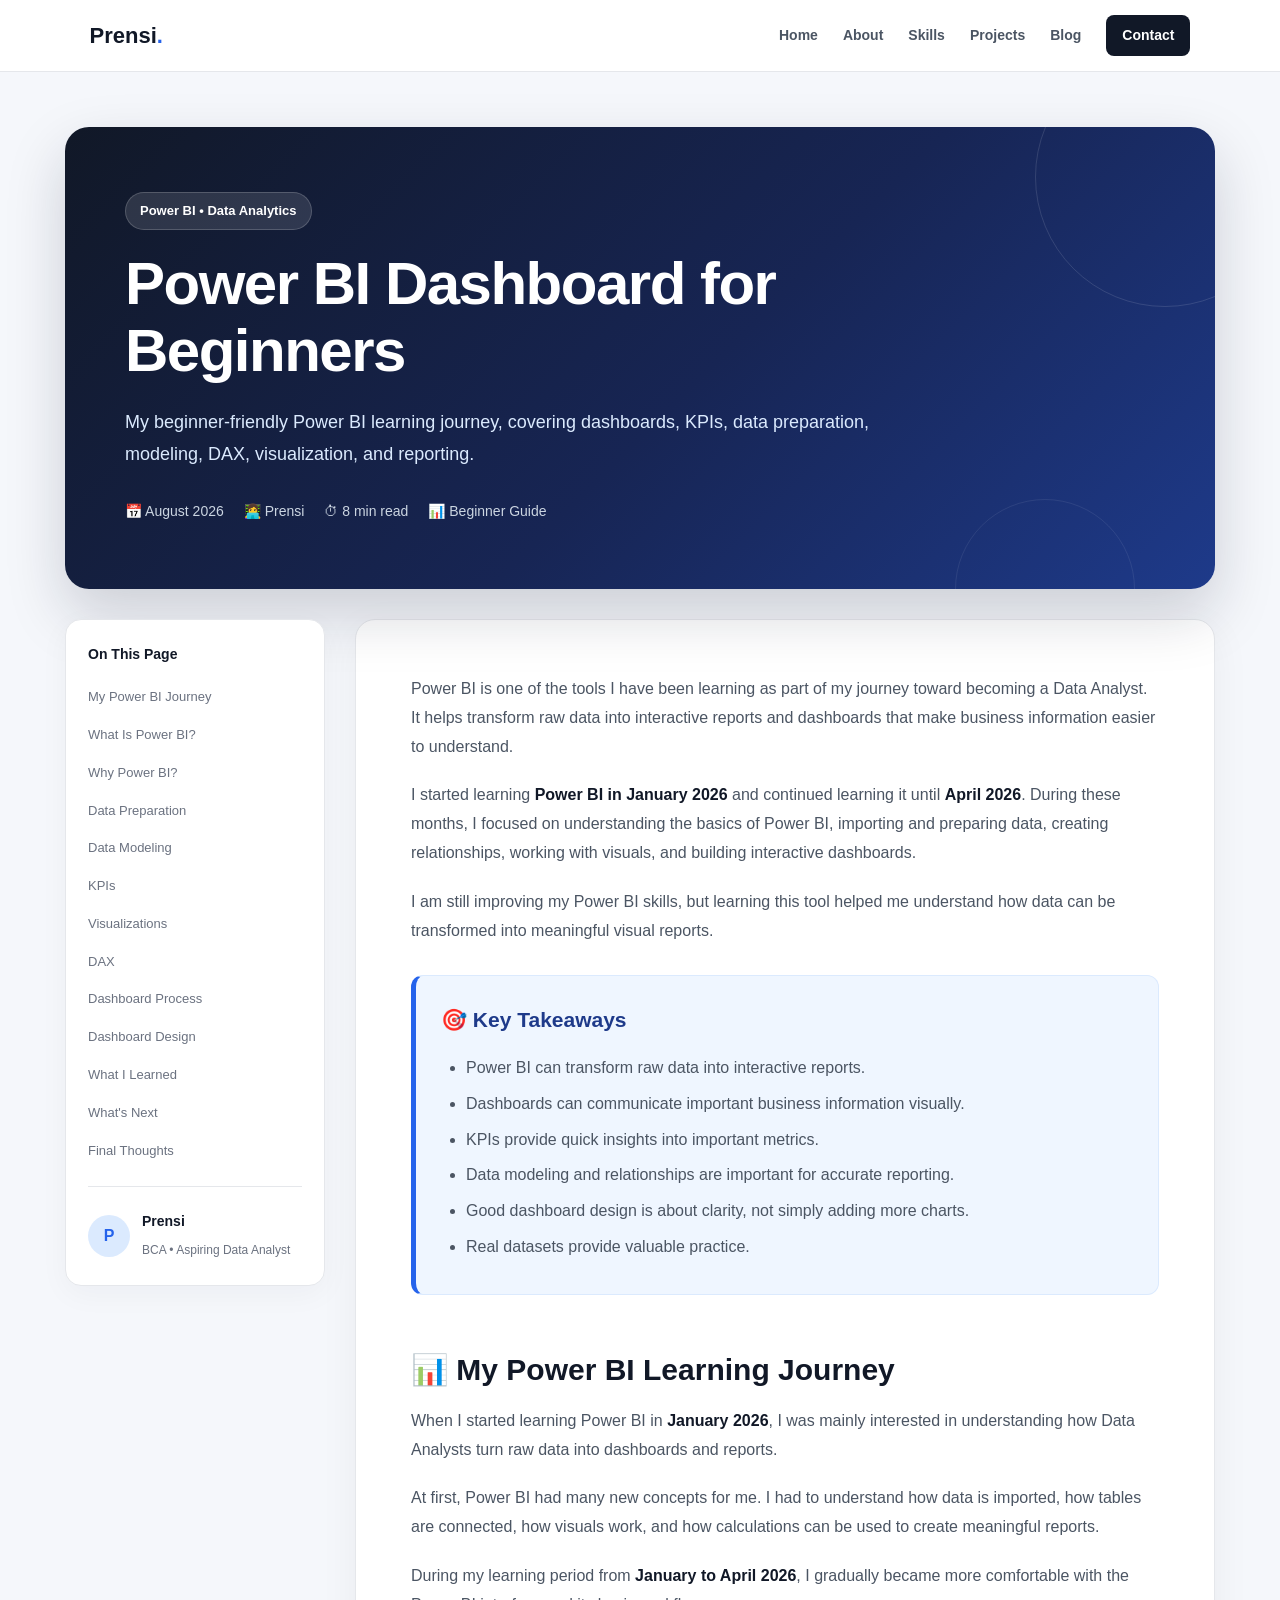
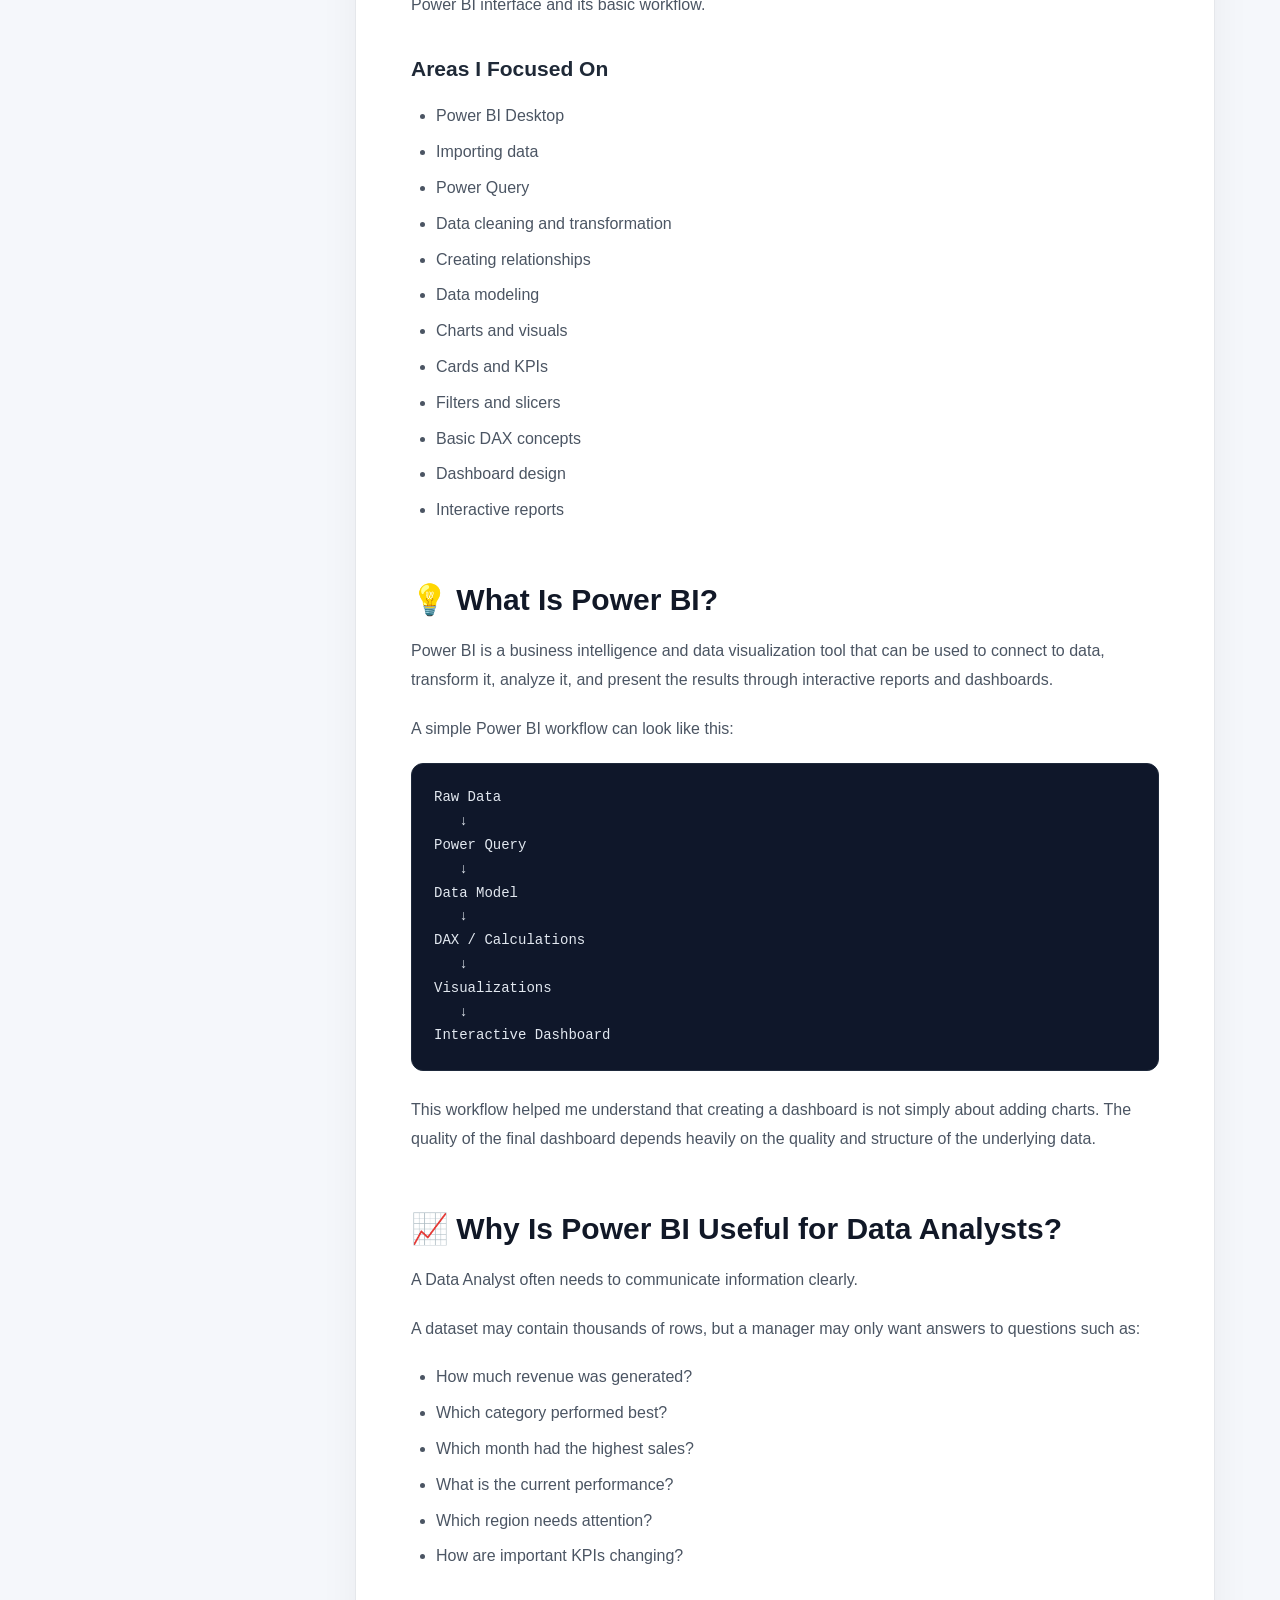
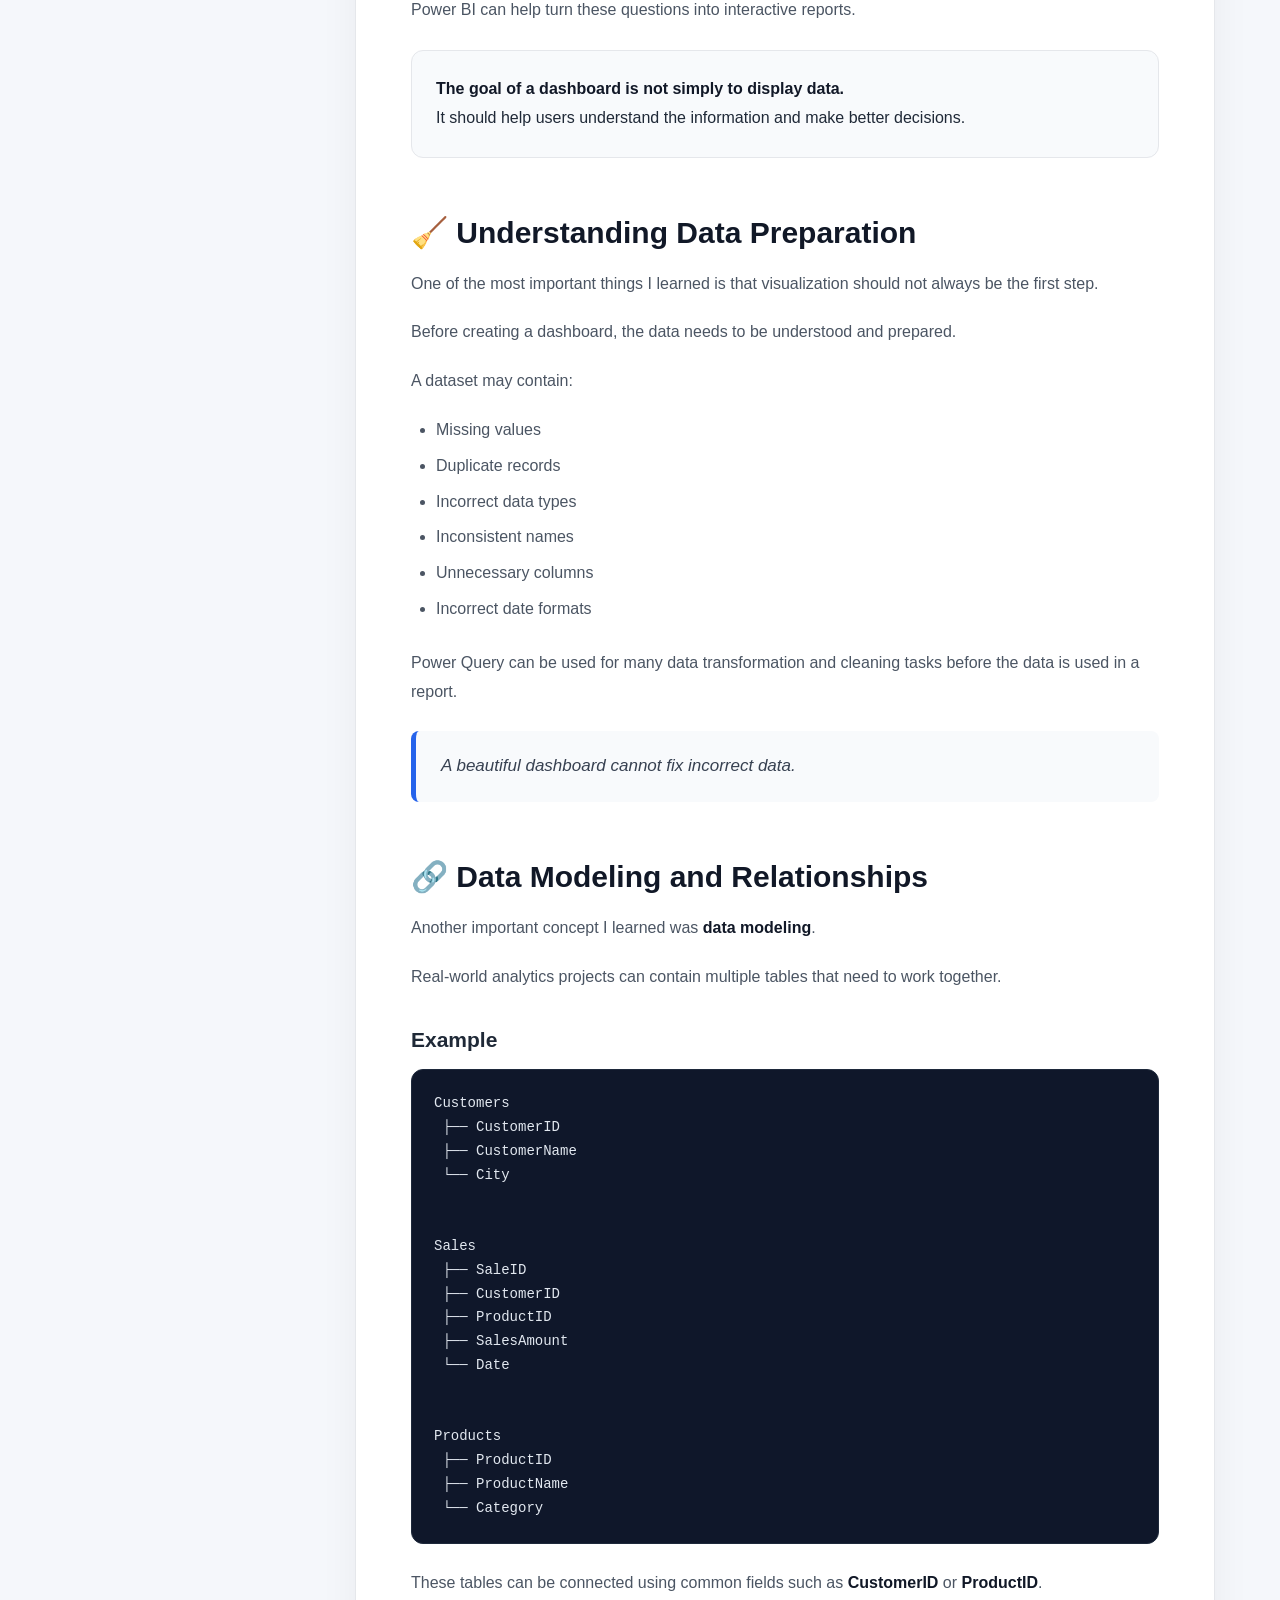
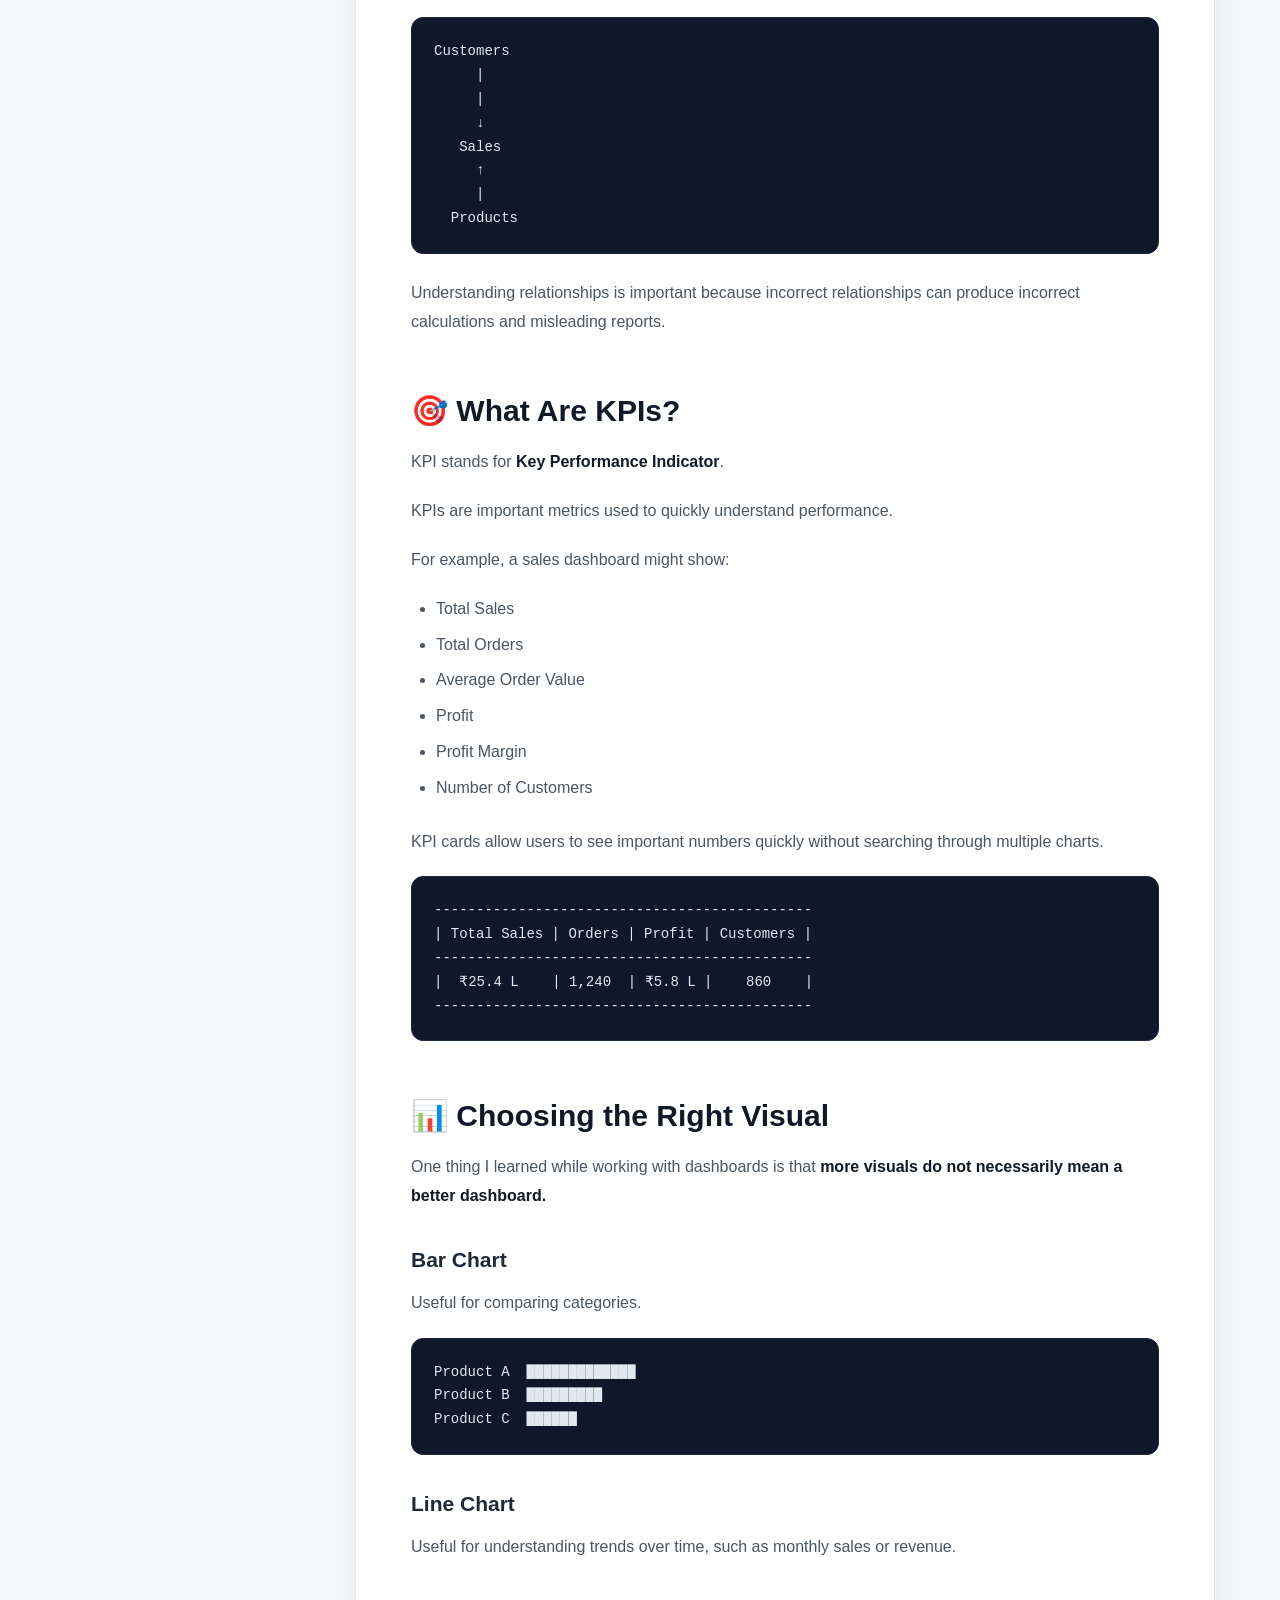
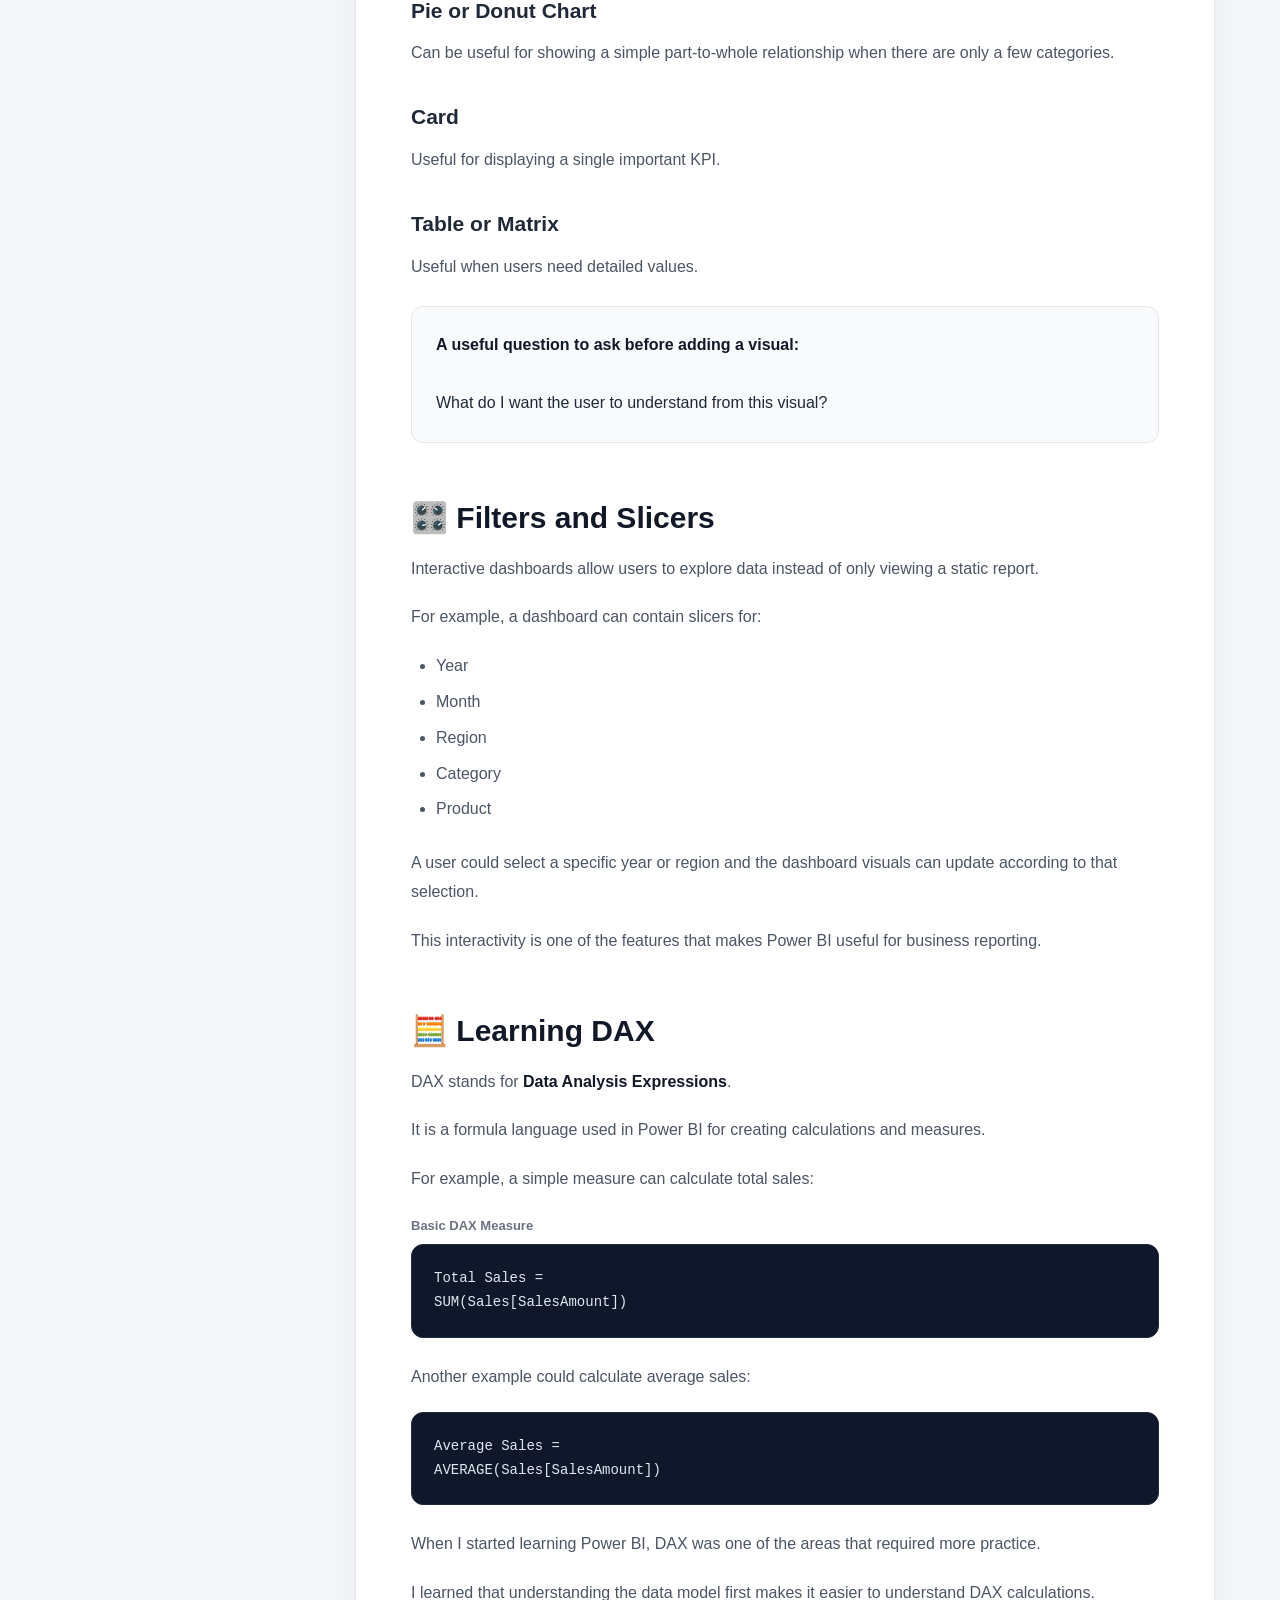
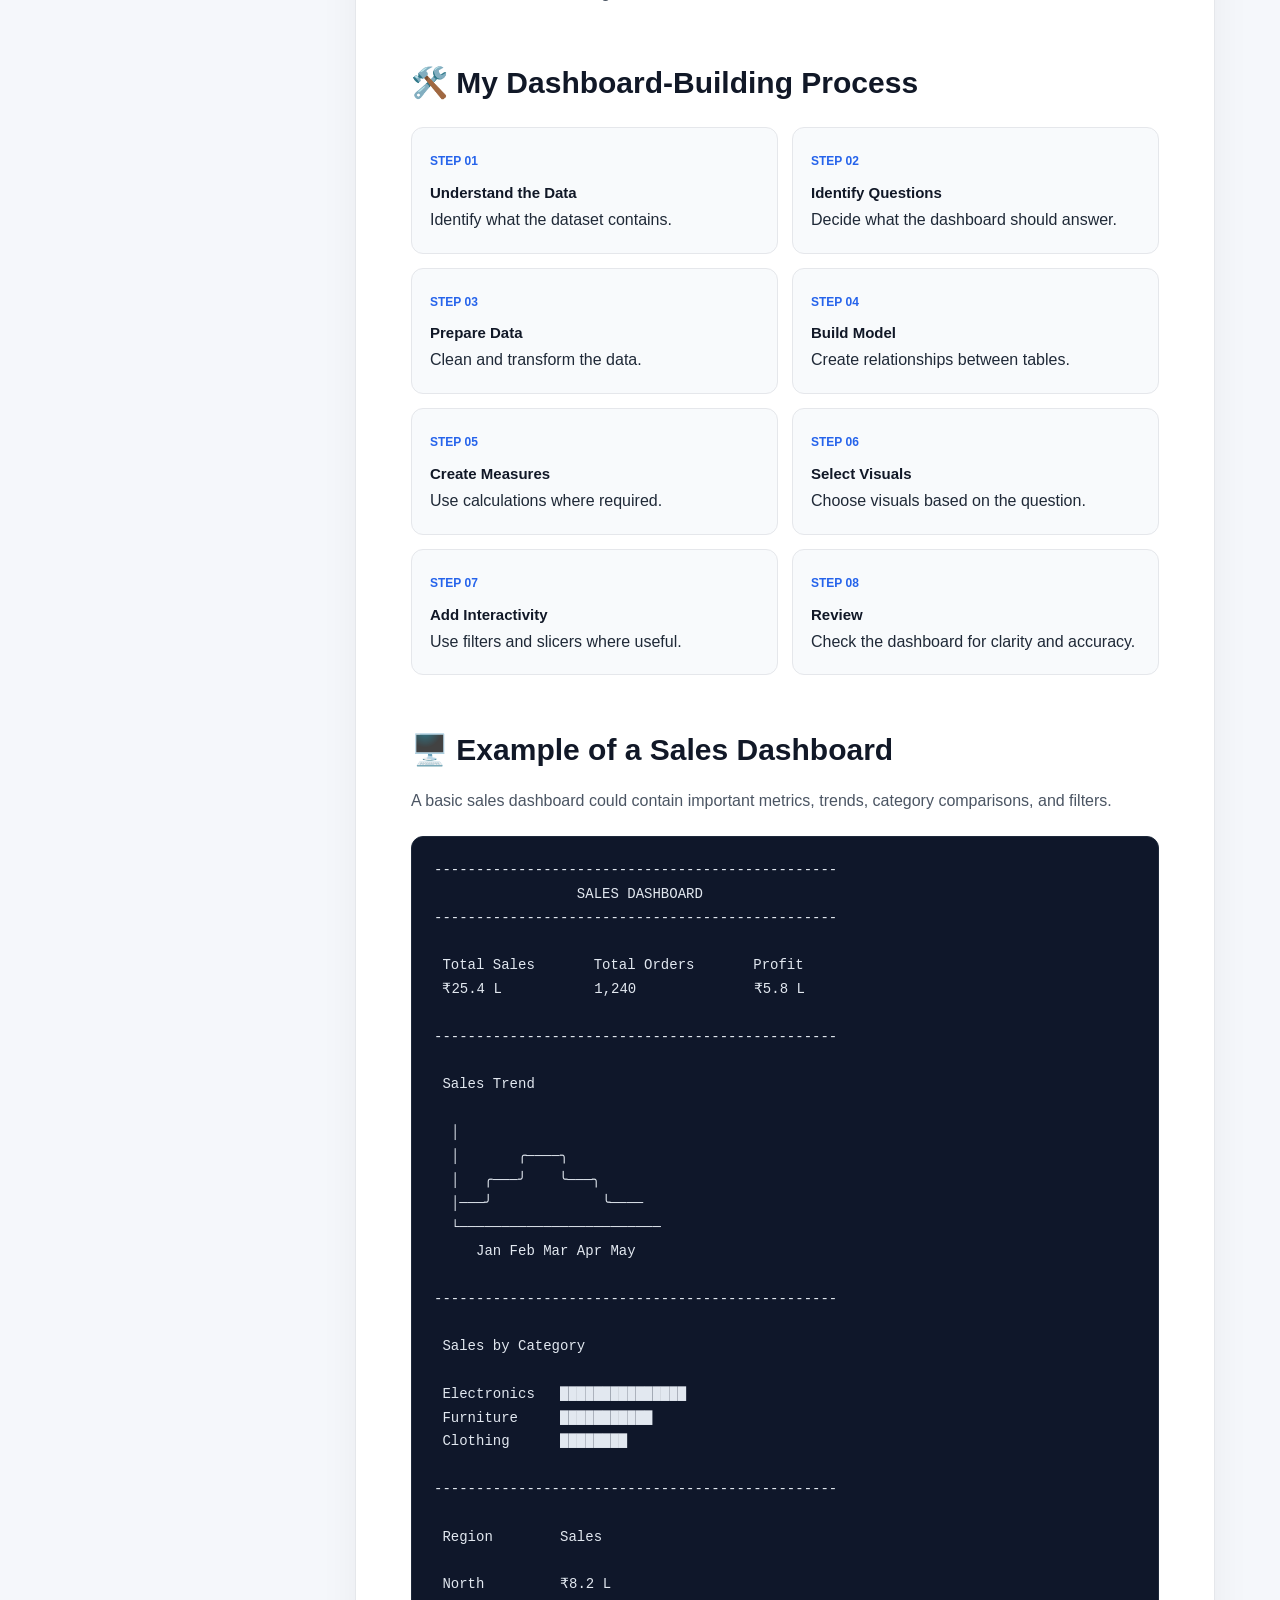
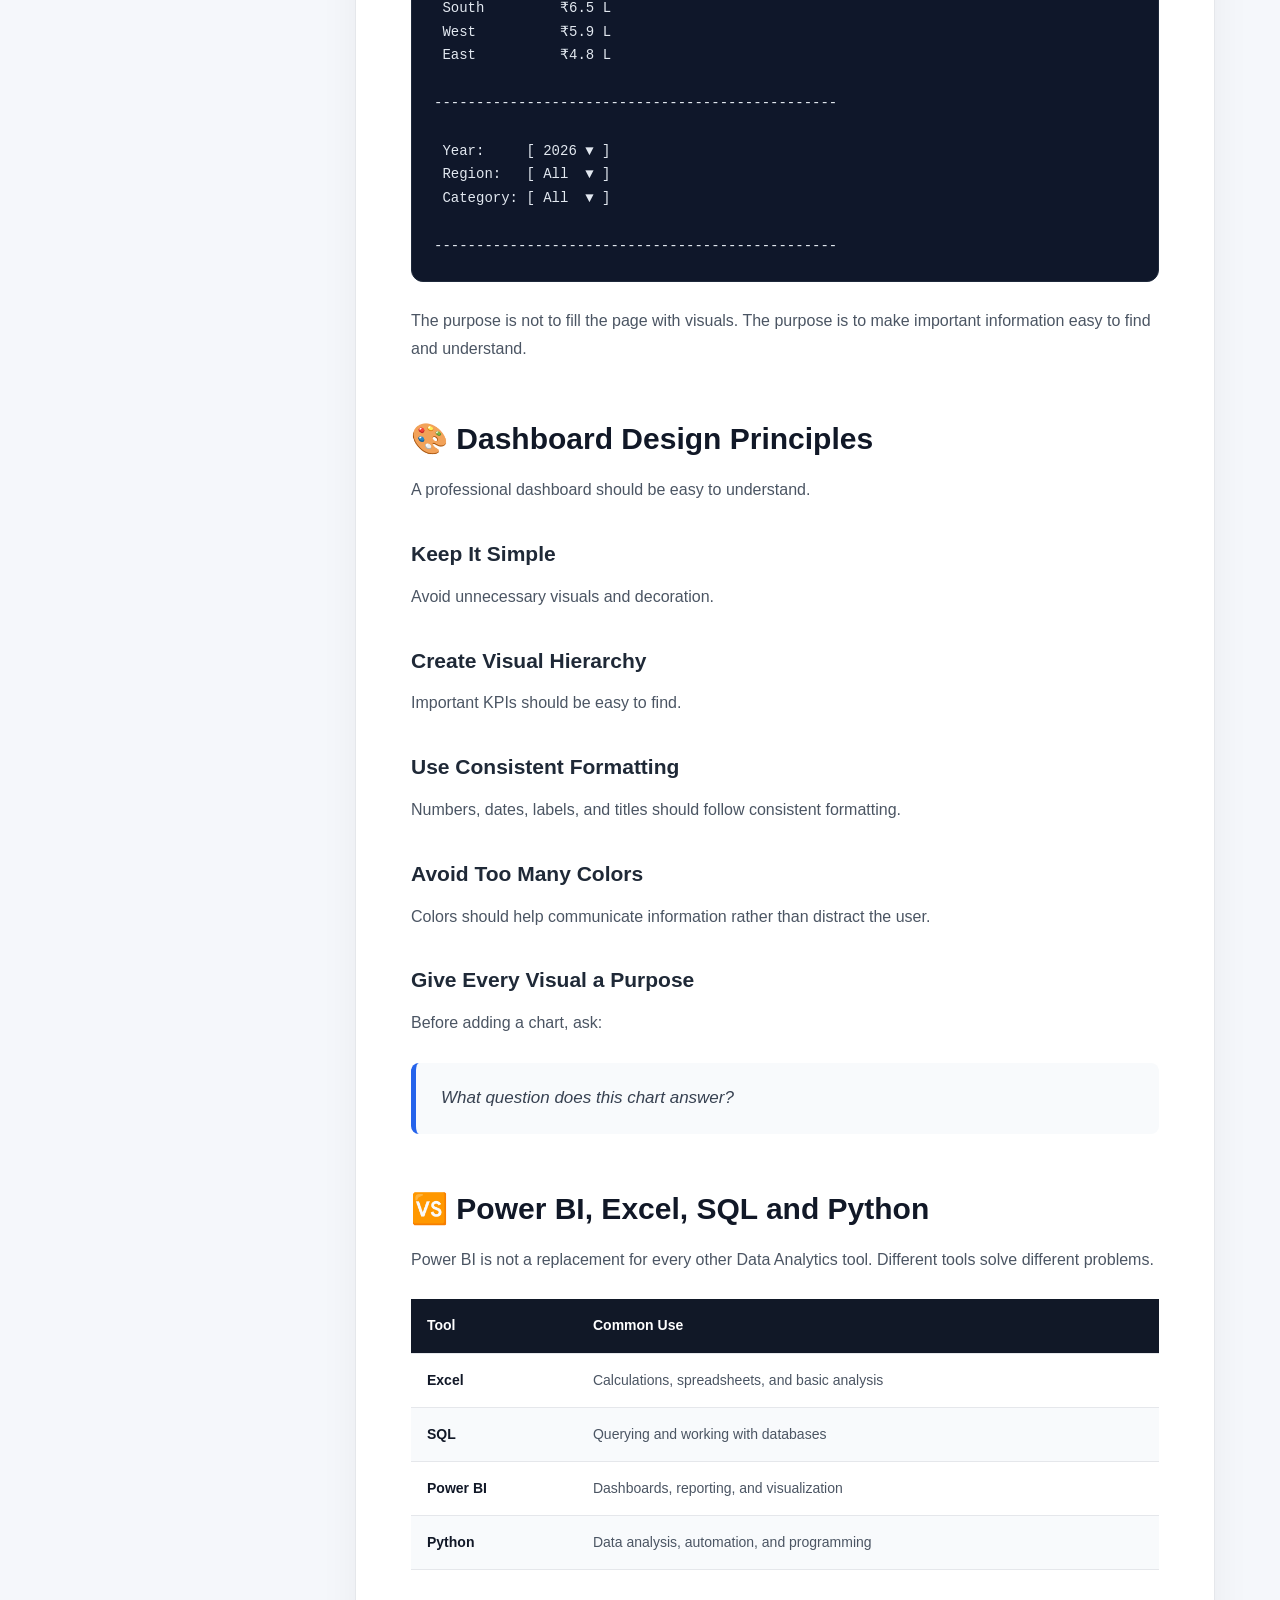
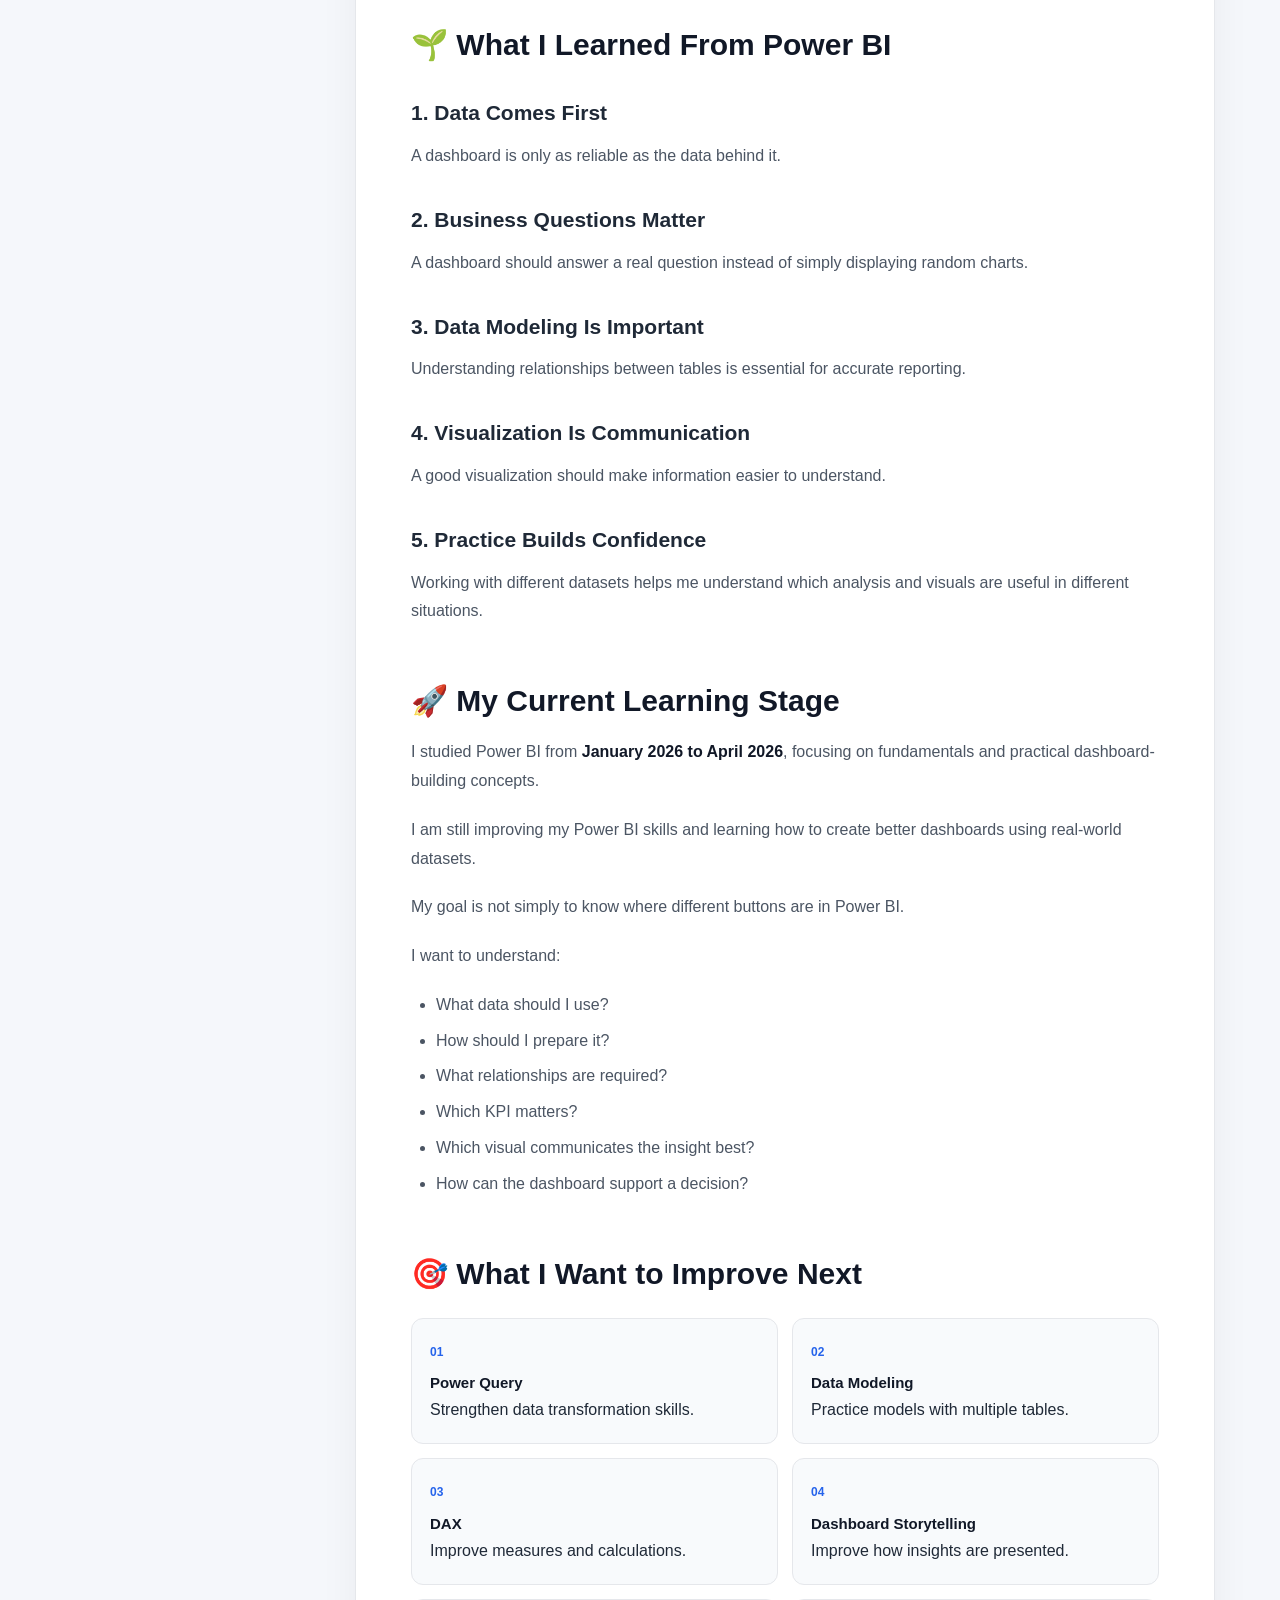
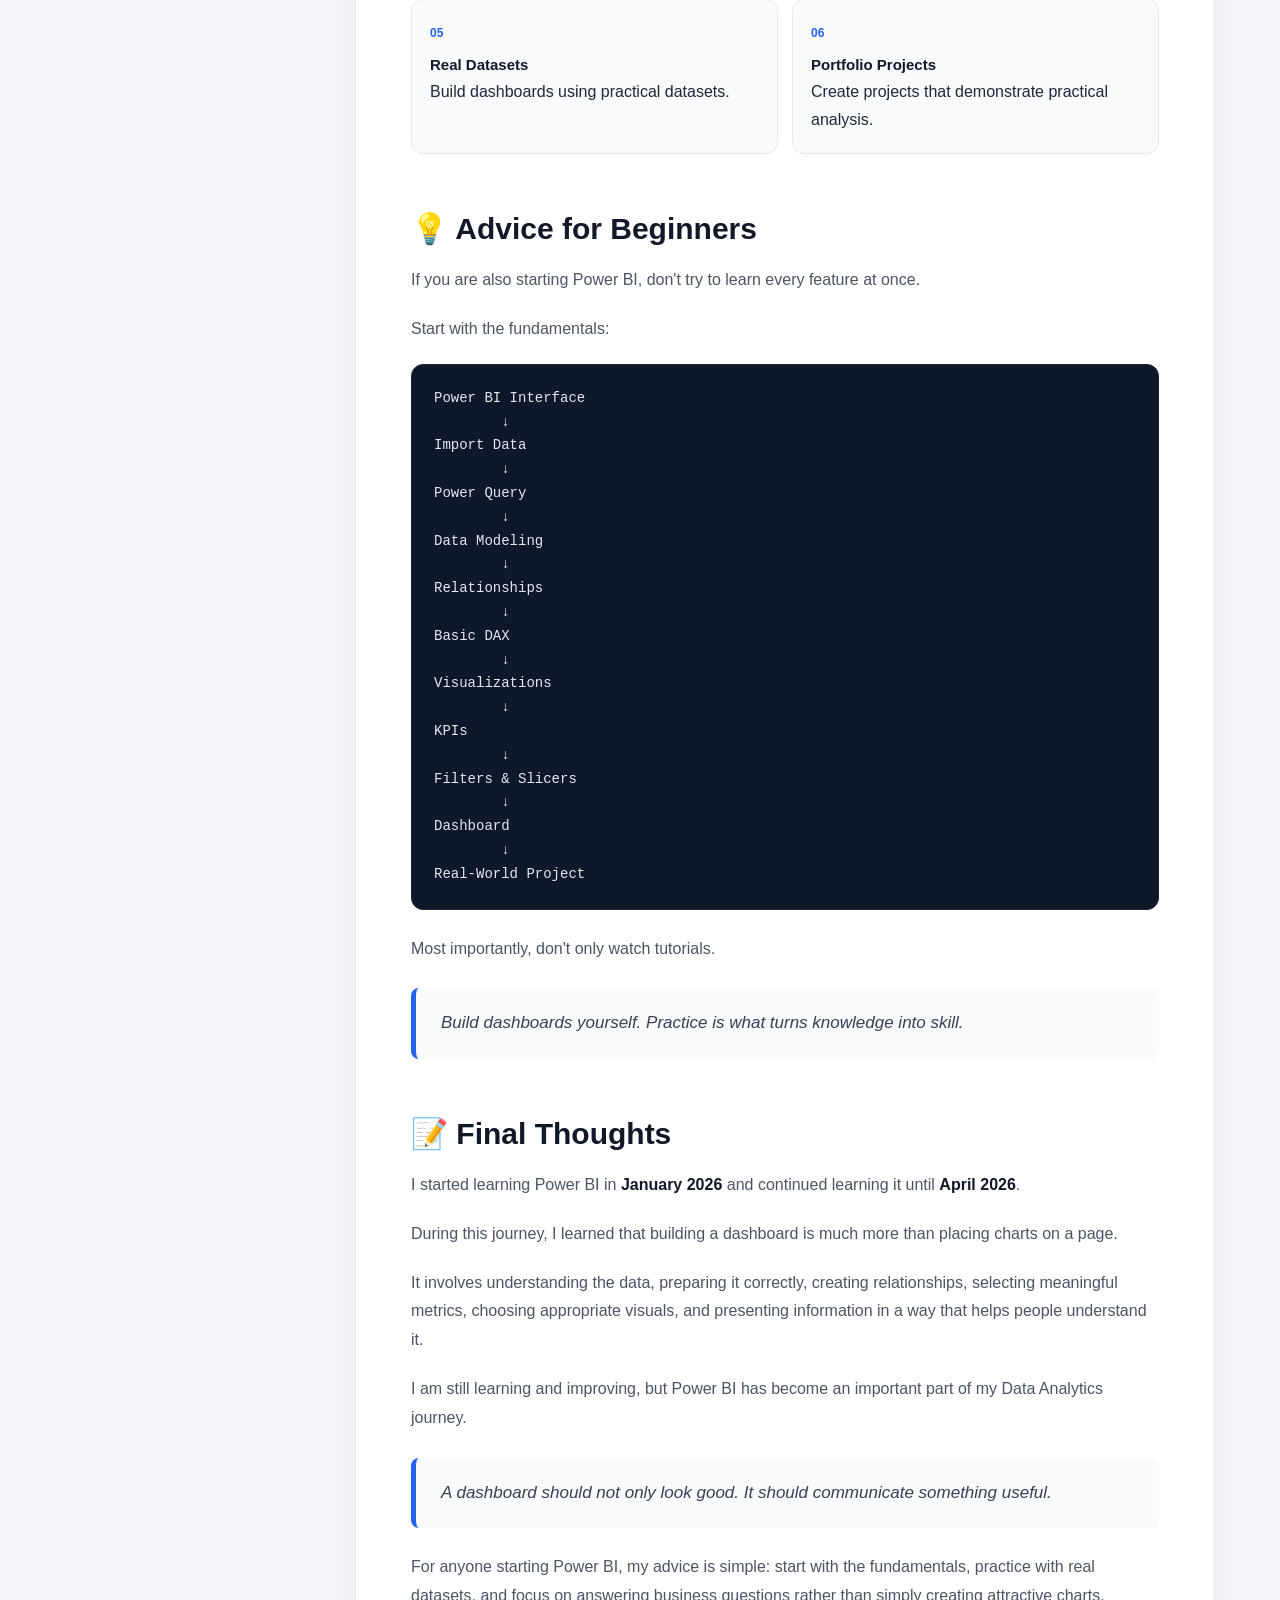
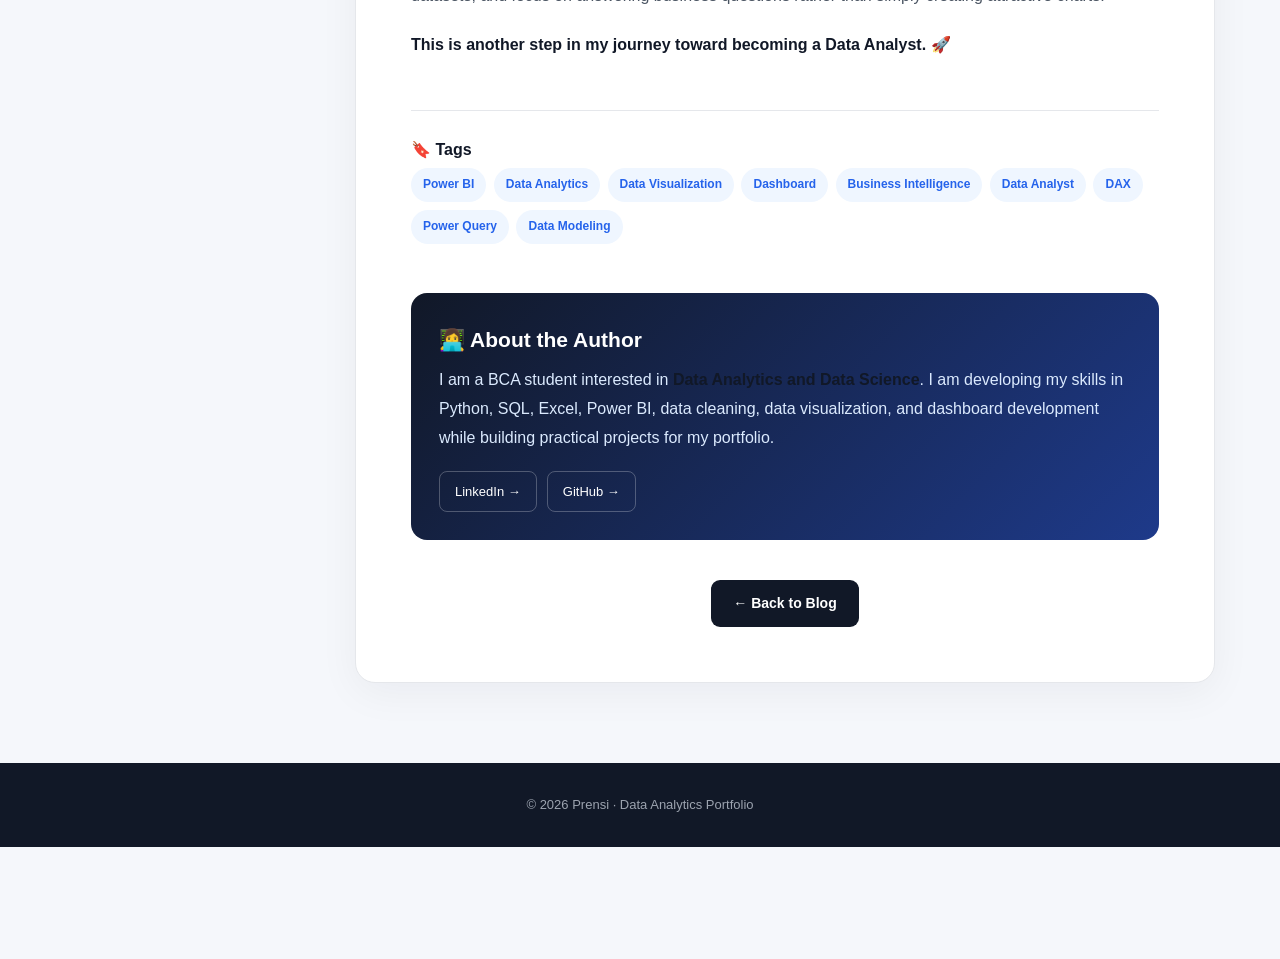
<file: templates/blog4.html>
<!doctype html>
<html lang="en">
  <head>
    <meta charset="UTF-8" />
    <meta name="viewport" content="width=device-width, initial-scale=1.0" />

    <title>Power BI Dashboard for Beginners | Prensi</title>

    <meta
      name="description"
      content="A beginner-friendly Power BI learning journey by Prensi, covering dashboards, KPIs, Power Query, data modeling, DAX and visualization."
    />

    <meta
      name="keywords"
      content="Power BI, Power BI Dashboard, Data Analytics, Data Analyst, DAX, Power Query, Data Visualization, Business Intelligence"
    />

    <meta name="author" content="Prensi" />
    <style>
      /* =====================================================
     GLOBAL RESET
  ===================================================== */

      *,
      *::before,
      *::after {
        margin: 0;
        padding: 0;
        box-sizing: border-box;
      }

      html {
        scroll-behavior: smooth;
        width: 100%;
        max-width: 100%;
        overflow-x: hidden;
      }

      body {
        font-family:
          Inter,
          -apple-system,
          BlinkMacSystemFont,
          "Segoe UI",
          Arial,
          sans-serif;

        background: #f5f7fb;
        color: #1f2937;
        line-height: 1.8;

        width: 100%;
        max-width: 100%;
        overflow-x: hidden;
      }

      img,
      video,
      iframe,
      svg {
        max-width: 100%;
        height: auto;
      }

      a {
        text-decoration: none;
        overflow-wrap: anywhere;
      }

      p,
      li,
      h1,
      h2,
      h3,
      h4,
      td,
      th {
        overflow-wrap: break-word;
        word-wrap: break-word;
      }

      /* =====================================================
     NAVBAR
  ===================================================== */

      .navbar {
        position: sticky;
        top: 0;
        z-index: 1000;

        width: 100%;
        max-width: 100%;

        background: rgba(255, 255, 255, 0.94);
        backdrop-filter: blur(12px);

        border-bottom: 1px solid #e5e7eb;

        padding: 15px 7%;
      }

      .nav-container {
        width: 100%;
        max-width: 1200px;
        margin: auto;

        display: flex;
        align-items: center;
        justify-content: space-between;

        min-width: 0;
      }

      .logo {
        font-size: 22px;
        font-weight: 800;
        color: #111827;

        flex-shrink: 0;
      }

      .logo span {
        color: #2563eb;
      }

      .nav-links {
        display: flex;
        align-items: center;
        justify-content: flex-end;
        gap: 25px;

        min-width: 0;
      }

      .nav-links a {
        color: #4b5563;
        font-size: 14px;
        font-weight: 600;
        transition: 0.3s;
      }

      .nav-links a:hover {
        color: #2563eb;
      }

      .nav-cta {
        background: #111827;
        color: white !important;

        padding: 8px 16px;
        border-radius: 8px;

        white-space: nowrap;
      }

      .nav-cta:hover {
        background: #2563eb;
      }

      /* =====================================================
     HERO
  ===================================================== */

      .hero {
        width: 100%;
        max-width: 1200px;

        margin: 55px auto 30px;

        padding: 0 25px;
      }

      .hero-card {
        position: relative;
        overflow: hidden;

        width: 100%;
        max-width: 100%;

        background: linear-gradient(
          135deg,
          #111827 0%,
          #172554 55%,
          #1e3a8a 100%
        );

        color: white;

        border-radius: 24px;
        padding: 65px 60px;

        box-shadow: 0 25px 60px rgba(15, 23, 42, 0.18);
      }

      .hero-card::after {
        content: "";

        position: absolute;

        width: 260px;
        height: 260px;

        border-radius: 50%;

        border: 1px solid rgba(255, 255, 255, 0.12);

        right: -80px;
        top: -80px;

        pointer-events: none;
      }

      .hero-card::before {
        content: "";

        position: absolute;

        width: 180px;
        height: 180px;

        border-radius: 50%;

        border: 1px solid rgba(255, 255, 255, 0.08);

        right: 80px;
        bottom: -90px;

        pointer-events: none;
      }

      .hero-content {
        position: relative;
        z-index: 2;

        width: 100%;
        max-width: 850px;
      }

      .category {
        display: inline-block;

        max-width: 100%;

        background: rgba(255, 255, 255, 0.12);
        border: 1px solid rgba(255, 255, 255, 0.18);

        padding: 6px 14px;

        border-radius: 30px;

        font-size: 13px;
        font-weight: 600;

        margin-bottom: 20px;
      }

      .hero h1 {
        max-width: 100%;

        font-size: clamp(36px, 5vw, 60px);
        line-height: 1.12;

        margin-bottom: 22px;

        letter-spacing: -1.5px;
      }

      .hero-description {
        color: #dbeafe;

        font-size: 18px;

        width: 100%;
        max-width: 760px;

        margin-bottom: 28px;
      }

      .hero-meta {
        display: flex;
        flex-wrap: wrap;

        gap: 20px;

        color: #cbd5e1;

        font-size: 14px;

        max-width: 100%;
      }

      /* =====================================================
     PAGE LAYOUT
  ===================================================== */

      .page-layout {
        width: 100%;
        max-width: 1200px;

        margin: 30px auto 80px;

        padding: 0 25px;

        display: grid;

        grid-template-columns: 260px minmax(0, 1fr);

        gap: 30px;

        align-items: start;
      }

      /* =====================================================
     SIDEBAR
  ===================================================== */

      .sidebar {
        position: sticky;
        top: 90px;

        min-width: 0;
      }

      .sidebar-card {
        background: white;

        border: 1px solid #e5e7eb;

        border-radius: 16px;

        padding: 22px;

        box-shadow: 0 8px 30px rgba(15, 23, 42, 0.04);

        max-width: 100%;
      }

      .sidebar-title {
        font-size: 14px;
        font-weight: 800;

        color: #111827;

        margin-bottom: 15px;
      }

      .toc {
        list-style: none;

        max-width: 100%;
      }

      .toc li {
        margin-bottom: 9px;
      }

      .toc a {
        color: #6b7280;

        font-size: 13px;

        transition: 0.25s;
      }

      .toc a:hover {
        color: #2563eb;
      }

      .sidebar-divider {
        height: 1px;

        background: #e5e7eb;

        margin: 22px 0;
      }

      .profile-mini {
        display: flex;

        gap: 12px;

        align-items: center;

        min-width: 0;
      }

      .profile-avatar {
        width: 42px;
        height: 42px;

        min-width: 42px;

        border-radius: 50%;

        background: #dbeafe;

        display: flex;
        align-items: center;
        justify-content: center;

        color: #2563eb;

        font-weight: 800;
      }

      .profile-mini strong {
        display: block;

        color: #111827;

        font-size: 14px;
      }

      .profile-mini span {
        color: #6b7280;

        font-size: 12px;
      }

      /* =====================================================
     ARTICLE
  ===================================================== */

      .article {
        width: 100%;
        min-width: 0;
        max-width: 100%;

        background: white;

        border: 1px solid #e5e7eb;

        border-radius: 20px;

        padding: 55px;

        box-shadow: 0 10px 40px rgba(15, 23, 42, 0.05);
      }

      .article p {
        color: #4b5563;

        font-size: 16px;

        margin-bottom: 20px;

        max-width: 100%;
      }

      .article h2 {
        color: #111827;

        font-size: 30px;

        line-height: 1.3;

        margin-top: 55px;
        margin-bottom: 18px;

        max-width: 100%;
      }

      .article h3 {
        color: #1f2937;

        font-size: 21px;

        margin-top: 30px;
        margin-bottom: 10px;

        max-width: 100%;
      }

      .article ul,
      .article ol {
        margin: 15px 0 25px 25px;

        color: #4b5563;

        max-width: calc(100% - 25px);
      }

      .article li {
        margin-bottom: 7px;
      }

      strong {
        color: #111827;
      }

      /* =====================================================
     KEY TAKEAWAYS
  ===================================================== */

      .takeaways {
        width: 100%;
        max-width: 100%;

        background: #eff6ff;

        border: 1px solid #dbeafe;

        border-left: 5px solid #2563eb;

        border-radius: 12px;

        padding: 25px;

        margin: 30px 0 40px;

        overflow: hidden;
      }

      .takeaways h3 {
        color: #1e3a8a;

        margin-top: 0;
      }

      .takeaways ul {
        margin-bottom: 0;
      }

      /* =====================================================
     HIGHLIGHT
  ===================================================== */

      .highlight {
        width: 100%;
        max-width: 100%;

        background: #f8fafc;

        border: 1px solid #e5e7eb;

        border-radius: 12px;

        padding: 24px;

        margin: 25px 0;

        overflow: hidden;
      }

      /* =====================================================
     CODE
  ===================================================== */

      .code-title {
        color: #6b7280;

        font-size: 13px;

        font-weight: 700;

        margin-top: 20px;
        margin-bottom: 7px;
      }

      pre {
        width: 100%;
        max-width: 100%;

        background: #0f172a;

        color: #e2e8f0;

        border-radius: 12px;

        padding: 22px;

        overflow-x: auto;
        overflow-y: hidden;

        font-size: 14px;

        line-height: 1.7;

        margin-bottom: 25px;

        border: 1px solid #1e293b;

        white-space: pre;
      }

      code {
        font-family: Consolas, "Courier New", monospace;

        overflow-wrap: normal;
        word-break: normal;
      }

      /* =====================================================
     QUOTE
  ===================================================== */

      blockquote {
        width: 100%;
        max-width: 100%;

        background: #f8fafc;

        border-left: 5px solid #2563eb;

        padding: 20px 25px;

        border-radius: 8px;

        margin: 25px 0;

        color: #374151;

        font-style: italic;

        font-size: 17px;

        overflow: hidden;
      }

      /* =====================================================
     TABLE
  ===================================================== */

      .table-wrapper {
        width: 100%;
        max-width: 100%;

        overflow-x: auto;
        overflow-y: hidden;

        margin: 25px 0;

        -webkit-overflow-scrolling: touch;
      }

      table {
        width: 100%;

        border-collapse: collapse;

        min-width: 550px;
      }

      th,
      td {
        padding: 14px 16px;

        text-align: left;

        border-bottom: 1px solid #e5e7eb;

        white-space: nowrap;
      }

      th {
        background: #111827;

        color: white;

        font-size: 14px;
      }

      td {
        color: #4b5563;

        font-size: 14px;
      }

      tr:nth-child(even) td {
        background: #f8fafc;
      }

      /* =====================================================
     ROADMAP
  ===================================================== */

      .roadmap {
        width: 100%;
        max-width: 100%;

        display: grid;

        grid-template-columns: repeat(2, minmax(0, 1fr));

        gap: 14px;

        margin: 25px 0;
      }

      .roadmap-item {
        min-width: 0;

        background: #f8fafc;

        border: 1px solid #e5e7eb;

        padding: 18px;

        border-radius: 12px;

        transition: 0.25s;

        overflow: hidden;
      }

      .roadmap-item:hover {
        transform: translateY(-2px);

        border-color: #bfdbfe;
      }

      .roadmap-number {
        color: #2563eb;

        font-size: 12px;

        font-weight: 800;
      }

      .roadmap-item strong {
        display: block;

        margin-top: 4px;

        font-size: 15px;
      }

      /* =====================================================
     TAGS
  ===================================================== */

      .tags {
        width: 100%;
        max-width: 100%;

        border-top: 1px solid #e5e7eb;

        margin-top: 50px;

        padding-top: 25px;
      }

      .tag {
        display: inline-block;

        background: #eff6ff;

        color: #2563eb;

        padding: 6px 12px;

        border-radius: 20px;

        font-size: 12px;

        font-weight: 600;

        margin: 4px 3px 4px 0;

        max-width: 100%;
      }

      /* =====================================================
     AUTHOR
  ===================================================== */

      .author-card {
        width: 100%;
        max-width: 100%;

        margin-top: 45px;

        padding: 28px;

        background: linear-gradient(135deg, #111827, #1e3a8a);

        border-radius: 16px;

        color: white;

        overflow: hidden;
      }

      .author-card h3 {
        color: white;

        margin-top: 0;

        margin-bottom: 8px;
      }

      .author-card p {
        color: #dbeafe;

        margin-bottom: 18px;
      }

      .author-buttons {
        display: flex;

        flex-wrap: wrap;

        gap: 10px;

        max-width: 100%;
      }

      .author-button {
        display: inline-block;

        padding: 8px 15px;

        border-radius: 8px;

        border: 1px solid rgba(255, 255, 255, 0.25);

        color: white;

        font-size: 13px;

        transition: 0.25s;

        max-width: 100%;
      }

      .author-button:hover {
        background: white;

        color: #111827;
      }

      /* =====================================================
     BACK BUTTON
  ===================================================== */

      .back-section {
        width: 100%;

        margin-top: 40px;

        text-align: center;
      }

      .back-button {
        display: inline-block;

        background: #111827;

        color: white;

        padding: 11px 22px;

        border-radius: 9px;

        font-size: 14px;

        font-weight: 600;

        transition: 0.25s;

        max-width: 100%;
      }

      .back-button:hover {
        background: #2563eb;

        transform: translateY(-1px);
      }

      /* =====================================================
     FOOTER
  ===================================================== */

      footer {
        width: 100%;
        max-width: 100%;

        background: #111827;

        color: #9ca3af;

        text-align: center;

        padding: 30px 20px;

        font-size: 13px;

        overflow: hidden;
      }

      /* =====================================================
     TABLET
  ===================================================== */

      @media (max-width: 950px) {
        .page-layout {
          grid-template-columns: 1fr;

          width: 100%;
        }

        .sidebar {
          position: static;
        }

        .sidebar-card {
          display: none;
        }

        .nav-links {
          gap: 14px;
        }

        .nav-links a:not(.nav-cta) {
          display: none;
        }

        .article {
          width: 100%;
          min-width: 0;
        }
      }

      /* =====================================================
     MOBILE
  ===================================================== */

      @media (max-width: 700px) {
        html,
        body {
          width: 100%;
          max-width: 100%;
          overflow-x: hidden;
        }

        .navbar {
          width: 100%;
          padding: 13px 18px;
        }

        .nav-container {
          width: 100%;
        }

        .logo {
          font-size: 20px;
        }

        .nav-links {
          gap: 8px;
        }

        .nav-cta {
          padding: 7px 12px;
          font-size: 12px;
        }

        /* HERO */

        .hero {
          width: 100%;

          margin-top: 25px;

          padding: 0 15px;
        }

        .hero-card {
          width: 100%;

          padding: 42px 28px;

          border-radius: 18px;
        }

        .hero-card::after {
          width: 180px;
          height: 180px;

          right: -90px;
          top: -90px;
        }

        .hero-card::before {
          width: 120px;
          height: 120px;

          right: 20px;
          bottom: -60px;
        }

        .hero-content {
          width: 100%;
          max-width: 100%;
        }

        .hero h1 {
          font-size: clamp(30px, 9vw, 42px);

          line-height: 1.15;

          letter-spacing: -0.8px;

          word-break: normal;
        }

        .hero-description {
          font-size: 16px;

          line-height: 1.7;

          max-width: 100%;
        }

        .hero-meta {
          flex-direction: column;

          gap: 6px;

          font-size: 13px;
        }

        /* PAGE */

        .page-layout {
          width: 100%;

          margin: 25px auto 60px;

          padding: 0 15px;

          display: block;
        }

        /* ARTICLE */

        .article {
          width: 100%;
          max-width: 100%;
          min-width: 0;

          padding: 30px 22px;

          border-radius: 16px;
        }

        .article p {
          font-size: 15px;

          line-height: 1.8;

          margin-bottom: 18px;
        }

        .article h2 {
          font-size: 26px;

          line-height: 1.35;

          margin-top: 42px;

          margin-bottom: 16px;
        }

        .article h3 {
          font-size: 19px;

          line-height: 1.4;

          margin-top: 27px;
        }

        .article ul,
        .article ol {
          margin-left: 20px;

          padding-right: 0;
        }

        .article li {
          font-size: 15px;

          line-height: 1.7;
        }

        /* TAKEAWAYS */

        .takeaways {
          padding: 20px 18px;

          margin: 25px 0 32px;
        }

        /* HIGHLIGHT */

        .highlight {
          padding: 20px 18px;
        }

        /* CODE */

        pre {
          width: 100%;

          padding: 16px;

          font-size: 12px;

          line-height: 1.6;

          border-radius: 10px;

          overflow-x: auto;
        }

        /* TABLE */

        .table-wrapper {
          width: 100%;

          overflow-x: auto;

          margin: 20px 0;
        }

        table {
          min-width: 550px;
        }

        /* ROADMAP */

        .roadmap {
          width: 100%;

          grid-template-columns: 1fr;

          gap: 12px;
        }

        .roadmap-item {
          width: 100%;

          padding: 16px;
        }

        /* QUOTE */

        blockquote {
          padding: 18px;

          font-size: 15px;
        }

        /* AUTHOR */

        .author-card {
          padding: 22px 18px;

          margin-top: 35px;
        }

        .author-buttons {
          flex-direction: column;

          align-items: stretch;
        }

        .author-button {
          text-align: center;

          width: 100%;
        }

        /* TAGS */

        .tags {
          margin-top: 35px;
        }
      }

      /* =====================================================
     SMALL MOBILE
  ===================================================== */

      @media (max-width: 450px) {
        .navbar {
          padding: 12px 14px;
        }

        .logo {
          font-size: 19px;
        }

        .nav-cta {
          padding: 7px 10px;

          font-size: 11px;
        }

        .hero {
          padding: 0 12px;

          margin-top: 20px;
        }

        .hero-card {
          padding: 34px 20px;

          border-radius: 16px;
        }

        .category {
          font-size: 11px;

          padding: 5px 10px;
        }

        .hero h1 {
          font-size: 32px;

          letter-spacing: -0.5px;
        }

        .hero-description {
          font-size: 15px;
        }

        .page-layout {
          padding: 0 12px;

          margin-top: 20px;
        }

        .article {
          padding: 24px 17px;

          border-radius: 14px;
        }

        .article p {
          font-size: 14.5px;

          line-height: 1.75;
        }

        .article h2 {
          font-size: 24px;

          margin-top: 38px;
        }

        .article h3 {
          font-size: 18px;
        }

        .article ul,
        .article ol {
          margin-left: 18px;
        }

        .article li {
          font-size: 14.5px;
        }

        .takeaways {
          padding: 18px 15px;
        }

        .highlight {
          padding: 18px 15px;
        }

        pre {
          padding: 14px;

          font-size: 11.5px;
        }

        .author-card {
          padding: 20px 15px;
        }

        .back-button {
          width: 100%;

          padding: 10px 15px;
        }
      }

      /* =====================================================
     VERY SMALL DEVICES
  ===================================================== */

      @media (max-width: 360px) {
        .logo {
          font-size: 18px;
        }

        .nav-cta {
          font-size: 10px;

          padding: 6px 8px;
        }

        .hero-card {
          padding: 30px 17px;
        }

        .hero h1 {
          font-size: 29px;
        }

        .article {
          padding: 22px 14px;
        }

        .article h2 {
          font-size: 22px;
        }

        .article p,
        .article li {
          font-size: 14px;
        }
      }
    </style>
  </head>

  <body>
    <!-- =====================================================
     NAVIGATION
====================================================== -->

    <nav class="navbar">
      <div class="nav-container">
        <a href="/" class="logo"> Prensi<span>.</span> </a>

        <div class="nav-links">
          <a href="/">Home</a>

          <a href="/#about">About</a>

          <a href="/#skills">Skills</a>

          <a href="/#projects">Projects</a>

          <a href="/#blog">Blog</a>

          <a href="/#contact" class="nav-cta"> Contact </a>
        </div>
      </div>
    </nav>

    <!-- =====================================================
     HERO
====================================================== -->

    <section class="hero">
      <div class="hero-card">
        <div class="hero-content">
          <span class="category"> Power BI • Data Analytics </span>

          <h1>Power BI Dashboard for Beginners</h1>

          <p class="hero-description">
            My beginner-friendly Power BI learning journey, covering dashboards,
            KPIs, data preparation, modeling, DAX, visualization, and reporting.
          </p>

          <div class="hero-meta">
            <span>📅 August 2026</span>

            <span>👩‍💻 Prensi</span>

            <span>⏱ 8 min read</span>

            <span>📊 Beginner Guide</span>
          </div>
        </div>
      </div>
    </section>

    <!-- =====================================================
     MAIN LAYOUT
====================================================== -->

    <div class="page-layout">
      <!-- SIDEBAR -->

      <aside class="sidebar">
        <div class="sidebar-card">
          <div class="sidebar-title">On This Page</div>

          <ul class="toc">
            <li>
              <a href="#journey"> My Power BI Journey </a>
            </li>

            <li>
              <a href="#what-is"> What Is Power BI? </a>
            </li>

            <li>
              <a href="#why-powerbi"> Why Power BI? </a>
            </li>

            <li>
              <a href="#preparation"> Data Preparation </a>
            </li>

            <li>
              <a href="#modeling"> Data Modeling </a>
            </li>

            <li>
              <a href="#kpis"> KPIs </a>
            </li>

            <li>
              <a href="#visuals"> Visualizations </a>
            </li>

            <li>
              <a href="#dax"> DAX </a>
            </li>

            <li>
              <a href="#process"> Dashboard Process </a>
            </li>

            <li>
              <a href="#design"> Dashboard Design </a>
            </li>

            <li>
              <a href="#learning"> What I Learned </a>
            </li>

            <li>
              <a href="#next"> What's Next </a>
            </li>

            <li>
              <a href="#conclusion"> Final Thoughts </a>
            </li>
          </ul>

          <div class="sidebar-divider"></div>

          <div class="profile-mini">
            <div class="profile-avatar">P</div>

            <div>
              <strong> Prensi </strong>

              <span> BCA • Aspiring Data Analyst </span>
            </div>
          </div>
        </div>
      </aside>

      <!-- =================================================
         ARTICLE
    ================================================== -->

      <article class="article">
        <p>
          Power BI is one of the tools I have been learning as part of my
          journey toward becoming a Data Analyst. It helps transform raw data
          into interactive reports and dashboards that make business information
          easier to understand.
        </p>

        <p>
          I started learning
          <strong>Power BI in January 2026</strong>
          and continued learning it until
          <strong>April 2026</strong>. During these months, I focused on
          understanding the basics of Power BI, importing and preparing data,
          creating relationships, working with visuals, and building interactive
          dashboards.
        </p>

        <p>
          I am still improving my Power BI skills, but learning this tool helped
          me understand how data can be transformed into meaningful visual
          reports.
        </p>

        <!-- KEY TAKEAWAYS -->

        <div class="takeaways">
          <h3>🎯 Key Takeaways</h3>

          <ul>
            <li>Power BI can transform raw data into interactive reports.</li>

            <li>
              Dashboards can communicate important business information
              visually.
            </li>

            <li>KPIs provide quick insights into important metrics.</li>

            <li>
              Data modeling and relationships are important for accurate
              reporting.
            </li>

            <li>
              Good dashboard design is about clarity, not simply adding more
              charts.
            </li>

            <li>Real datasets provide valuable practice.</li>
          </ul>
        </div>

        <!-- JOURNEY -->

        <h2 id="journey">📊 My Power BI Learning Journey</h2>

        <p>
          When I started learning Power BI in
          <strong>January 2026</strong>, I was mainly interested in
          understanding how Data Analysts turn raw data into dashboards and
          reports.
        </p>

        <p>
          At first, Power BI had many new concepts for me. I had to understand
          how data is imported, how tables are connected, how visuals work, and
          how calculations can be used to create meaningful reports.
        </p>

        <p>
          During my learning period from
          <strong>January to April 2026</strong>, I gradually became more
          comfortable with the Power BI interface and its basic workflow.
        </p>

        <h3>Areas I Focused On</h3>

        <ul>
          <li>Power BI Desktop</li>

          <li>Importing data</li>

          <li>Power Query</li>

          <li>Data cleaning and transformation</li>

          <li>Creating relationships</li>

          <li>Data modeling</li>

          <li>Charts and visuals</li>

          <li>Cards and KPIs</li>

          <li>Filters and slicers</li>

          <li>Basic DAX concepts</li>

          <li>Dashboard design</li>

          <li>Interactive reports</li>
        </ul>

        <!-- WHAT IS POWER BI -->

        <h2 id="what-is">💡 What Is Power BI?</h2>

        <p>
          Power BI is a business intelligence and data visualization tool that
          can be used to connect to data, transform it, analyze it, and present
          the results through interactive reports and dashboards.
        </p>

        <p>A simple Power BI workflow can look like this:</p>

        <pre><code>Raw Data
   ↓
Power Query
   ↓
Data Model
   ↓
DAX / Calculations
   ↓
Visualizations
   ↓
Interactive Dashboard</code></pre>

        <p>
          This workflow helped me understand that creating a dashboard is not
          simply about adding charts. The quality of the final dashboard depends
          heavily on the quality and structure of the underlying data.
        </p>

        <!-- WHY POWER BI -->

        <h2 id="why-powerbi">📈 Why Is Power BI Useful for Data Analysts?</h2>

        <p>A Data Analyst often needs to communicate information clearly.</p>

        <p>
          A dataset may contain thousands of rows, but a manager may only want
          answers to questions such as:
        </p>

        <ul>
          <li>How much revenue was generated?</li>

          <li>Which category performed best?</li>

          <li>Which month had the highest sales?</li>

          <li>What is the current performance?</li>

          <li>Which region needs attention?</li>

          <li>How are important KPIs changing?</li>
        </ul>

        <p>Power BI can help turn these questions into interactive reports.</p>

        <div class="highlight">
          <strong>
            The goal of a dashboard is not simply to display data.
          </strong>

          <br />

          It should help users understand the information and make better
          decisions.
        </div>

        <!-- DATA PREPARATION -->

        <h2 id="preparation">🧹 Understanding Data Preparation</h2>

        <p>
          One of the most important things I learned is that visualization
          should not always be the first step.
        </p>

        <p>
          Before creating a dashboard, the data needs to be understood and
          prepared.
        </p>

        <p>A dataset may contain:</p>

        <ul>
          <li>Missing values</li>

          <li>Duplicate records</li>

          <li>Incorrect data types</li>

          <li>Inconsistent names</li>

          <li>Unnecessary columns</li>

          <li>Incorrect date formats</li>
        </ul>

        <p>
          Power Query can be used for many data transformation and cleaning
          tasks before the data is used in a report.
        </p>

        <blockquote>
          A beautiful dashboard cannot fix incorrect data.
        </blockquote>

        <!-- DATA MODELING -->

        <h2 id="modeling">🔗 Data Modeling and Relationships</h2>

        <p>
          Another important concept I learned was
          <strong>data modeling</strong>.
        </p>

        <p>
          Real-world analytics projects can contain multiple tables that need to
          work together.
        </p>

        <h3>Example</h3>

        <pre><code>Customers
 ├── CustomerID
 ├── CustomerName
 └── City


Sales
 ├── SaleID
 ├── CustomerID
 ├── ProductID
 ├── SalesAmount
 └── Date


Products
 ├── ProductID
 ├── ProductName
 └── Category</code></pre>

        <p>
          These tables can be connected using common fields such as
          <strong>CustomerID</strong> or <strong>ProductID</strong>.
        </p>

        <pre><code>Customers
     |
     |
     ↓
   Sales
     ↑
     |
  Products</code></pre>

        <p>
          Understanding relationships is important because incorrect
          relationships can produce incorrect calculations and misleading
          reports.
        </p>

        <!-- KPIs -->

        <h2 id="kpis">🎯 What Are KPIs?</h2>

        <p>KPI stands for <strong>Key Performance Indicator</strong>.</p>

        <p>
          KPIs are important metrics used to quickly understand performance.
        </p>

        <p>For example, a sales dashboard might show:</p>

        <ul>
          <li>Total Sales</li>

          <li>Total Orders</li>

          <li>Average Order Value</li>

          <li>Profit</li>

          <li>Profit Margin</li>

          <li>Number of Customers</li>
        </ul>

        <p>
          KPI cards allow users to see important numbers quickly without
          searching through multiple charts.
        </p>

        <pre><code>---------------------------------------------
| Total Sales | Orders | Profit | Customers |
---------------------------------------------
|  ₹25.4 L    | 1,240  | ₹5.8 L |    860    |
---------------------------------------------</code></pre>

        <!-- VISUALS -->

        <h2 id="visuals">📊 Choosing the Right Visual</h2>

        <p>
          One thing I learned while working with dashboards is that
          <strong
            >more visuals do not necessarily mean a better dashboard.</strong
          >
        </p>

        <h3>Bar Chart</h3>

        <p>Useful for comparing categories.</p>

        <pre><code>Product A  █████████████
Product B  █████████
Product C  ██████</code></pre>

        <h3>Line Chart</h3>

        <p>
          Useful for understanding trends over time, such as monthly sales or
          revenue.
        </p>

        <h3>Pie or Donut Chart</h3>

        <p>
          Can be useful for showing a simple part-to-whole relationship when
          there are only a few categories.
        </p>

        <h3>Card</h3>

        <p>Useful for displaying a single important KPI.</p>

        <h3>Table or Matrix</h3>

        <p>Useful when users need detailed values.</p>

        <div class="highlight">
          <strong> A useful question to ask before adding a visual: </strong>

          <br /><br />

          What do I want the user to understand from this visual?
        </div>

        <!-- SLICERS -->

        <h2>🎛️ Filters and Slicers</h2>

        <p>
          Interactive dashboards allow users to explore data instead of only
          viewing a static report.
        </p>

        <p>For example, a dashboard can contain slicers for:</p>

        <ul>
          <li>Year</li>

          <li>Month</li>

          <li>Region</li>

          <li>Category</li>

          <li>Product</li>
        </ul>

        <p>
          A user could select a specific year or region and the dashboard
          visuals can update according to that selection.
        </p>

        <p>
          This interactivity is one of the features that makes Power BI useful
          for business reporting.
        </p>

        <!-- DAX -->

        <h2 id="dax">🧮 Learning DAX</h2>

        <p>
          DAX stands for
          <strong>Data Analysis Expressions</strong>.
        </p>

        <p>
          It is a formula language used in Power BI for creating calculations
          and measures.
        </p>

        <p>For example, a simple measure can calculate total sales:</p>

        <div class="code-title">Basic DAX Measure</div>

        <pre><code>Total Sales =
SUM(Sales[SalesAmount])</code></pre>

        <p>Another example could calculate average sales:</p>

        <pre><code>Average Sales =
AVERAGE(Sales[SalesAmount])</code></pre>

        <p>
          When I started learning Power BI, DAX was one of the areas that
          required more practice.
        </p>

        <p>
          I learned that understanding the data model first makes it easier to
          understand DAX calculations.
        </p>

        <!-- PROCESS -->

        <h2 id="process">🛠️ My Dashboard-Building Process</h2>

        <div class="roadmap">
          <div class="roadmap-item">
            <span class="roadmap-number"> STEP 01 </span>

            <strong> Understand the Data </strong>

            Identify what the dataset contains.
          </div>

          <div class="roadmap-item">
            <span class="roadmap-number"> STEP 02 </span>

            <strong> Identify Questions </strong>

            Decide what the dashboard should answer.
          </div>

          <div class="roadmap-item">
            <span class="roadmap-number"> STEP 03 </span>

            <strong> Prepare Data </strong>

            Clean and transform the data.
          </div>

          <div class="roadmap-item">
            <span class="roadmap-number"> STEP 04 </span>

            <strong> Build Model </strong>

            Create relationships between tables.
          </div>

          <div class="roadmap-item">
            <span class="roadmap-number"> STEP 05 </span>

            <strong> Create Measures </strong>

            Use calculations where required.
          </div>

          <div class="roadmap-item">
            <span class="roadmap-number"> STEP 06 </span>

            <strong> Select Visuals </strong>

            Choose visuals based on the question.
          </div>

          <div class="roadmap-item">
            <span class="roadmap-number"> STEP 07 </span>

            <strong> Add Interactivity </strong>

            Use filters and slicers where useful.
          </div>

          <div class="roadmap-item">
            <span class="roadmap-number"> STEP 08 </span>

            <strong> Review </strong>

            Check the dashboard for clarity and accuracy.
          </div>
        </div>

        <!-- DASHBOARD EXAMPLE -->

        <h2>🖥️ Example of a Sales Dashboard</h2>

        <p>
          A basic sales dashboard could contain important metrics, trends,
          category comparisons, and filters.
        </p>

        <pre><code>------------------------------------------------
                 SALES DASHBOARD
------------------------------------------------

 Total Sales       Total Orders       Profit
 ₹25.4 L           1,240              ₹5.8 L

------------------------------------------------

 Sales Trend

  │
  │       ╭────╮
  │   ╭───╯    ╰───╮
  │───╯             ╰────
  └────────────────────────
     Jan Feb Mar Apr May

------------------------------------------------

 Sales by Category

 Electronics   ███████████████
 Furniture     ███████████
 Clothing      ████████

------------------------------------------------

 Region        Sales

 North         ₹8.2 L
 South         ₹6.5 L
 West          ₹5.9 L
 East          ₹4.8 L

------------------------------------------------

 Year:     [ 2026 ▼ ]
 Region:   [ All  ▼ ]
 Category: [ All  ▼ ]

------------------------------------------------</code></pre>

        <p>
          The purpose is not to fill the page with visuals. The purpose is to
          make important information easy to find and understand.
        </p>

        <!-- DESIGN -->

        <h2 id="design">🎨 Dashboard Design Principles</h2>

        <p>A professional dashboard should be easy to understand.</p>

        <h3>Keep It Simple</h3>

        <p>Avoid unnecessary visuals and decoration.</p>

        <h3>Create Visual Hierarchy</h3>

        <p>Important KPIs should be easy to find.</p>

        <h3>Use Consistent Formatting</h3>

        <p>
          Numbers, dates, labels, and titles should follow consistent
          formatting.
        </p>

        <h3>Avoid Too Many Colors</h3>

        <p>
          Colors should help communicate information rather than distract the
          user.
        </p>

        <h3>Give Every Visual a Purpose</h3>

        <p>Before adding a chart, ask:</p>

        <blockquote>What question does this chart answer?</blockquote>

        <!-- TOOLS -->

        <h2>🆚 Power BI, Excel, SQL and Python</h2>

        <p>
          Power BI is not a replacement for every other Data Analytics tool.
          Different tools solve different problems.
        </p>

        <div class="table-wrapper">
          <table>
            <thead>
              <tr>
                <th>Tool</th>

                <th>Common Use</th>
              </tr>
            </thead>

            <tbody>
              <tr>
                <td>
                  <strong>Excel</strong>
                </td>

                <td>Calculations, spreadsheets, and basic analysis</td>
              </tr>

              <tr>
                <td>
                  <strong>SQL</strong>
                </td>

                <td>Querying and working with databases</td>
              </tr>

              <tr>
                <td>
                  <strong>Power BI</strong>
                </td>

                <td>Dashboards, reporting, and visualization</td>
              </tr>

              <tr>
                <td>
                  <strong>Python</strong>
                </td>

                <td>Data analysis, automation, and programming</td>
              </tr>
            </tbody>
          </table>
        </div>

        <!-- LEARNING -->

        <h2 id="learning">🌱 What I Learned From Power BI</h2>

        <h3>1. Data Comes First</h3>

        <p>A dashboard is only as reliable as the data behind it.</p>

        <h3>2. Business Questions Matter</h3>

        <p>
          A dashboard should answer a real question instead of simply displaying
          random charts.
        </p>

        <h3>3. Data Modeling Is Important</h3>

        <p>
          Understanding relationships between tables is essential for accurate
          reporting.
        </p>

        <h3>4. Visualization Is Communication</h3>

        <p>
          A good visualization should make information easier to understand.
        </p>

        <h3>5. Practice Builds Confidence</h3>

        <p>
          Working with different datasets helps me understand which analysis and
          visuals are useful in different situations.
        </p>

        <!-- CURRENT STAGE -->

        <h2>🚀 My Current Learning Stage</h2>

        <p>
          I studied Power BI from
          <strong>January 2026 to April 2026</strong>, focusing on fundamentals
          and practical dashboard-building concepts.
        </p>

        <p>
          I am still improving my Power BI skills and learning how to create
          better dashboards using real-world datasets.
        </p>

        <p>
          My goal is not simply to know where different buttons are in Power BI.
        </p>

        <p>I want to understand:</p>

        <ul>
          <li>What data should I use?</li>

          <li>How should I prepare it?</li>

          <li>What relationships are required?</li>

          <li>Which KPI matters?</li>

          <li>Which visual communicates the insight best?</li>

          <li>How can the dashboard support a decision?</li>
        </ul>

        <!-- NEXT -->

        <h2 id="next">🎯 What I Want to Improve Next</h2>

        <div class="roadmap">
          <div class="roadmap-item">
            <span class="roadmap-number"> 01 </span>

            <strong> Power Query </strong>

            Strengthen data transformation skills.
          </div>

          <div class="roadmap-item">
            <span class="roadmap-number"> 02 </span>

            <strong> Data Modeling </strong>

            Practice models with multiple tables.
          </div>

          <div class="roadmap-item">
            <span class="roadmap-number"> 03 </span>

            <strong> DAX </strong>

            Improve measures and calculations.
          </div>

          <div class="roadmap-item">
            <span class="roadmap-number"> 04 </span>

            <strong> Dashboard Storytelling </strong>

            Improve how insights are presented.
          </div>

          <div class="roadmap-item">
            <span class="roadmap-number"> 05 </span>

            <strong> Real Datasets </strong>

            Build dashboards using practical datasets.
          </div>

          <div class="roadmap-item">
            <span class="roadmap-number"> 06 </span>

            <strong> Portfolio Projects </strong>

            Create projects that demonstrate practical analysis.
          </div>
        </div>

        <!-- BEGINNER ADVICE -->

        <h2>💡 Advice for Beginners</h2>

        <p>
          If you are also starting Power BI, don't try to learn every feature at
          once.
        </p>

        <p>Start with the fundamentals:</p>

        <pre><code>Power BI Interface
        ↓
Import Data
        ↓
Power Query
        ↓
Data Modeling
        ↓
Relationships
        ↓
Basic DAX
        ↓
Visualizations
        ↓
KPIs
        ↓
Filters & Slicers
        ↓
Dashboard
        ↓
Real-World Project</code></pre>

        <p>Most importantly, don't only watch tutorials.</p>

        <blockquote>
          Build dashboards yourself. Practice is what turns knowledge into
          skill.
        </blockquote>

        <!-- CONCLUSION -->

        <h2 id="conclusion">📝 Final Thoughts</h2>

        <p>
          I started learning Power BI in
          <strong>January 2026</strong> and continued learning it until
          <strong>April 2026</strong>.
        </p>

        <p>
          During this journey, I learned that building a dashboard is much more
          than placing charts on a page.
        </p>

        <p>
          It involves understanding the data, preparing it correctly, creating
          relationships, selecting meaningful metrics, choosing appropriate
          visuals, and presenting information in a way that helps people
          understand it.
        </p>

        <p>
          I am still learning and improving, but Power BI has become an
          important part of my Data Analytics journey.
        </p>

        <blockquote>
          A dashboard should not only look good. It should communicate something
          useful.
        </blockquote>

        <p>
          For anyone starting Power BI, my advice is simple: start with the
          fundamentals, practice with real datasets, and focus on answering
          business questions rather than simply creating attractive charts.
        </p>

        <p>
          <strong>
            This is another step in my journey toward becoming a Data Analyst.
            🚀
          </strong>
        </p>

        <!-- TAGS -->

        <div class="tags">
          <strong> 🔖 Tags </strong>

          <br />

          <span class="tag"> Power BI </span>

          <span class="tag"> Data Analytics </span>

          <span class="tag"> Data Visualization </span>

          <span class="tag"> Dashboard </span>

          <span class="tag"> Business Intelligence </span>

          <span class="tag"> Data Analyst </span>

          <span class="tag"> DAX </span>

          <span class="tag"> Power Query </span>

          <span class="tag"> Data Modeling </span>
        </div>

        <!-- AUTHOR -->

        <div class="author-card">
          <h3>👩‍💻 About the Author</h3>

          <p>
            I am a BCA student interested in
            <strong>Data Analytics and Data Science</strong>. I am developing my
            skills in Python, SQL, Excel, Power BI, data cleaning, data
            visualization, and dashboard development while building practical
            projects for my portfolio.
          </p>

          <div class="author-buttons">
            <a
              href="https://www.linkedin.com/in/prensi-6b0433383/"
              target="_blank"
              class="author-button"
            >
              LinkedIn →
            </a>

            <a
              href="https://github.com/prensi01"
              target="_blank"
              class="author-button"
            >
              GitHub →
            </a>
          </div>
        </div>

        <!-- BACK TO BLOG -->

        <div class="back-section">
          <a href="/#blog" class="back-button"> ← Back to Blog </a>
        </div>
      </article>
    </div>

    <!-- =====================================================
     FOOTER
====================================================== -->

    <footer>© 2026 Prensi · Data Analytics Portfolio</footer>
  </body>
</html>
</file>
